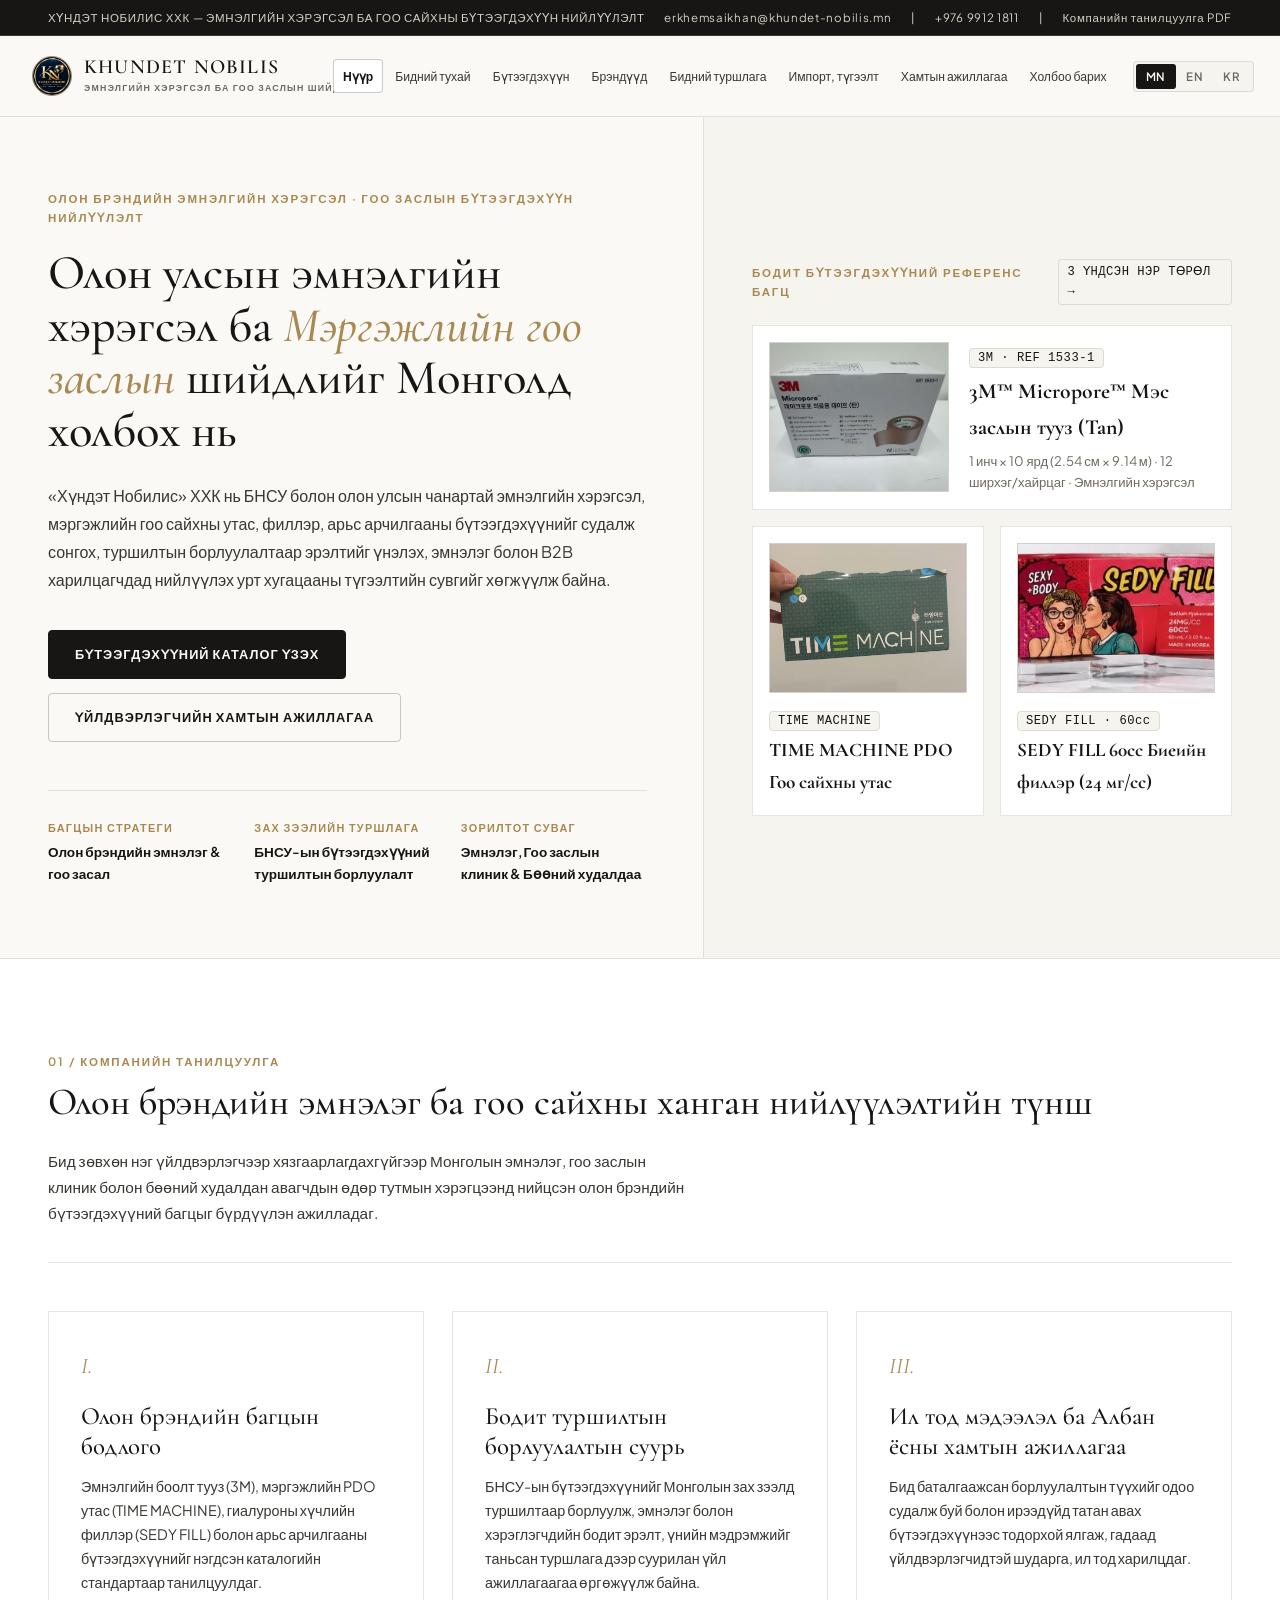
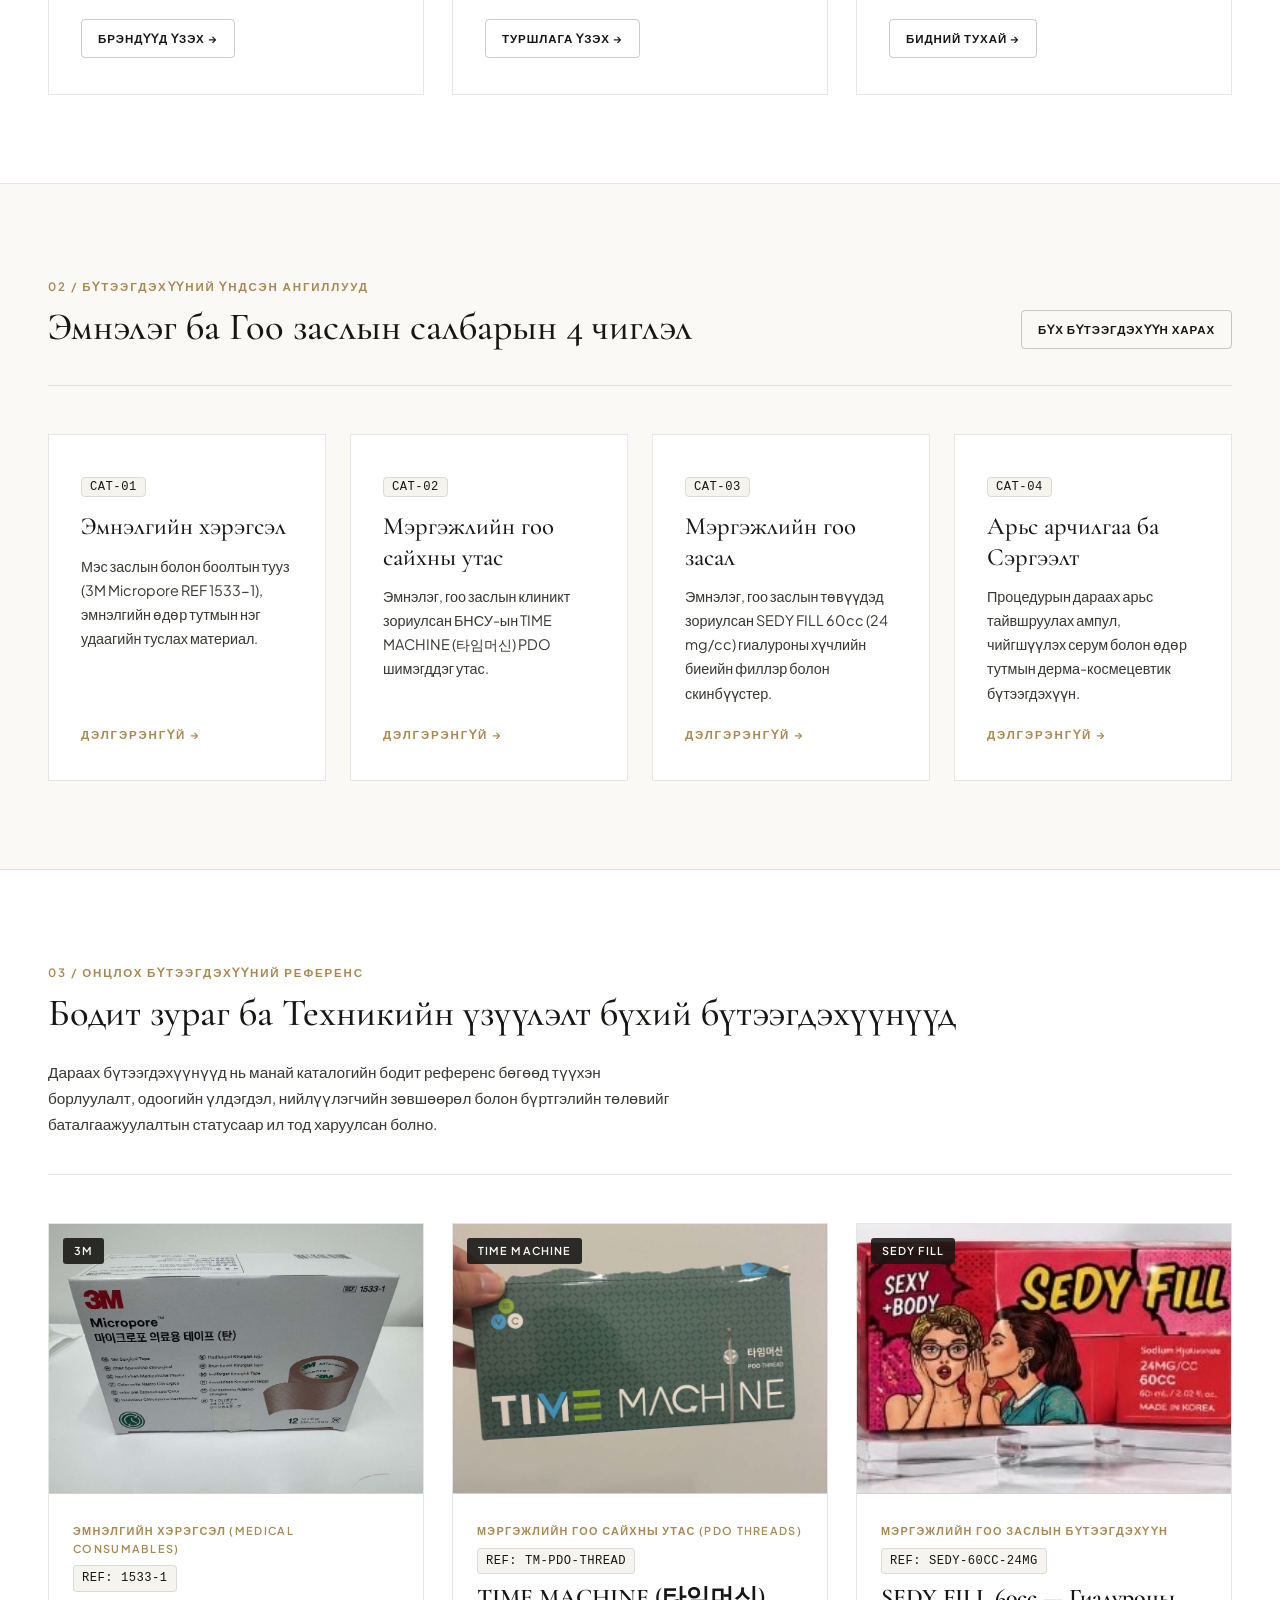
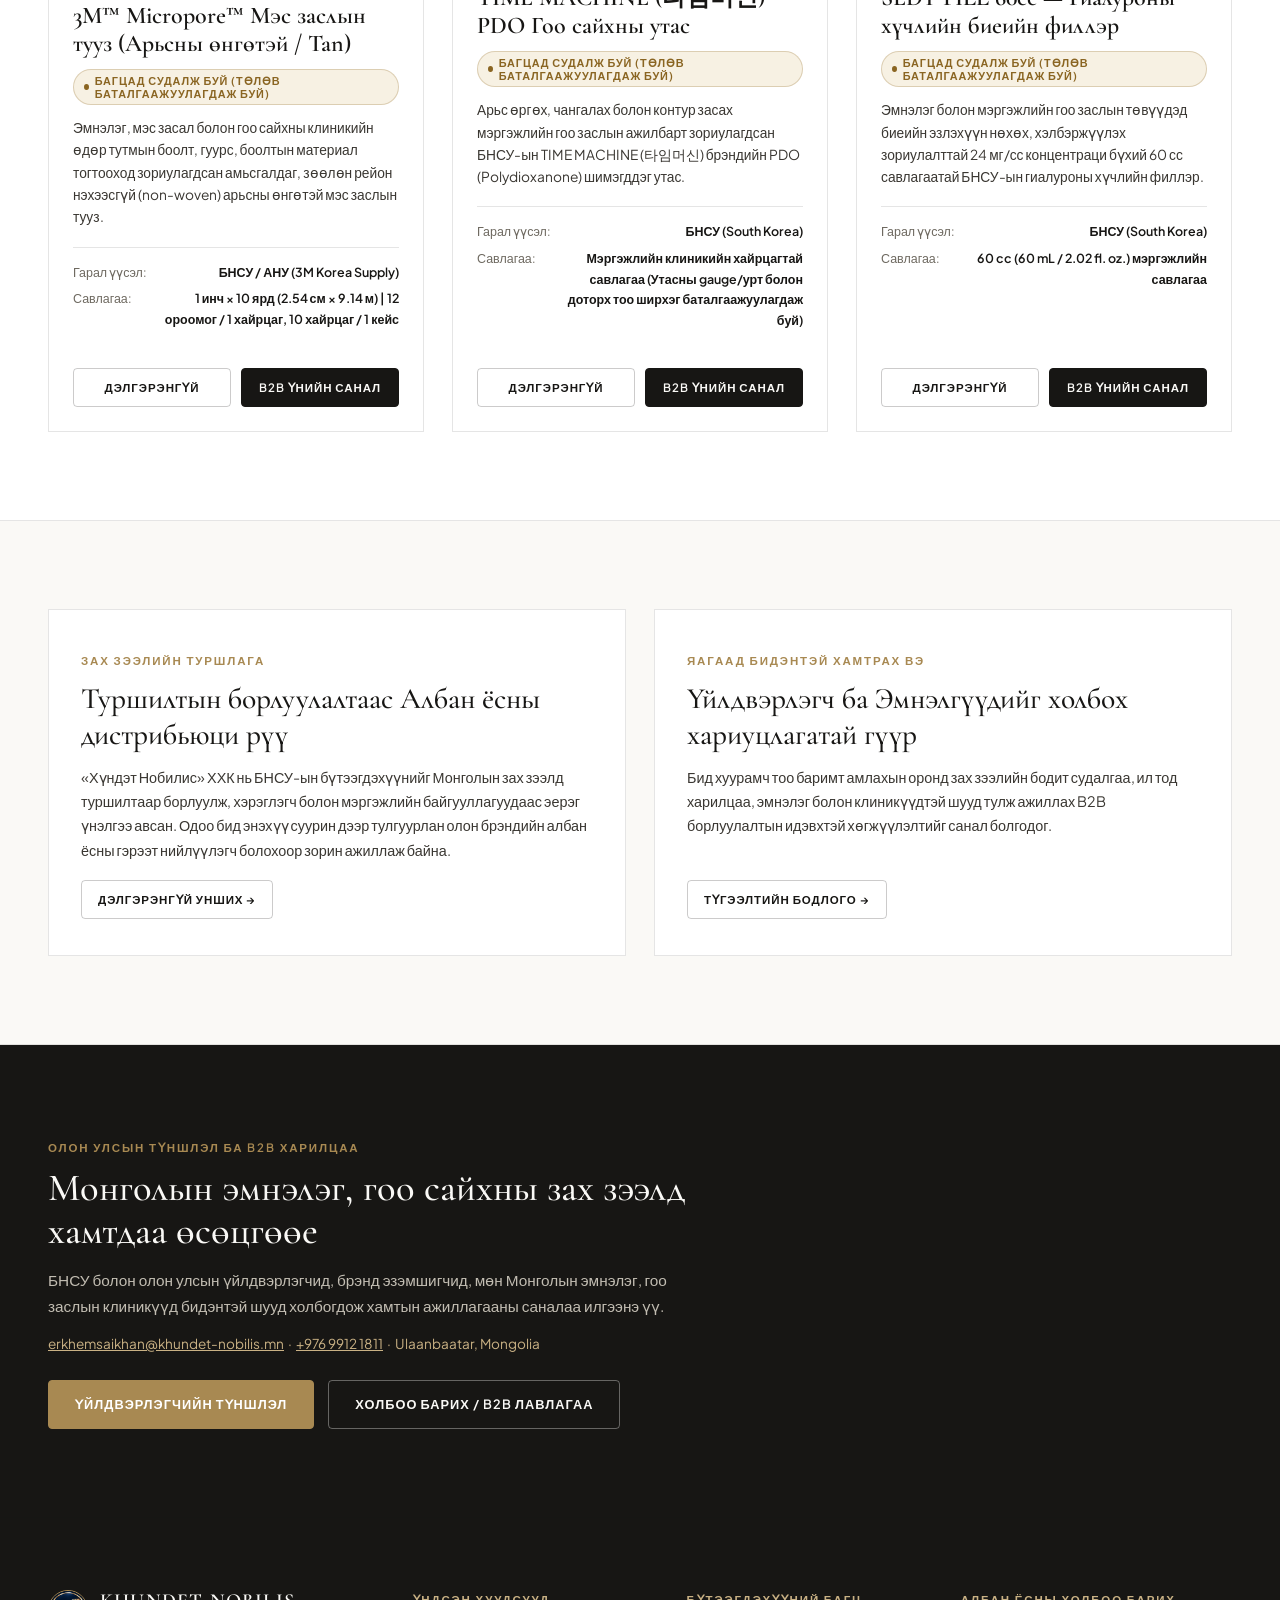
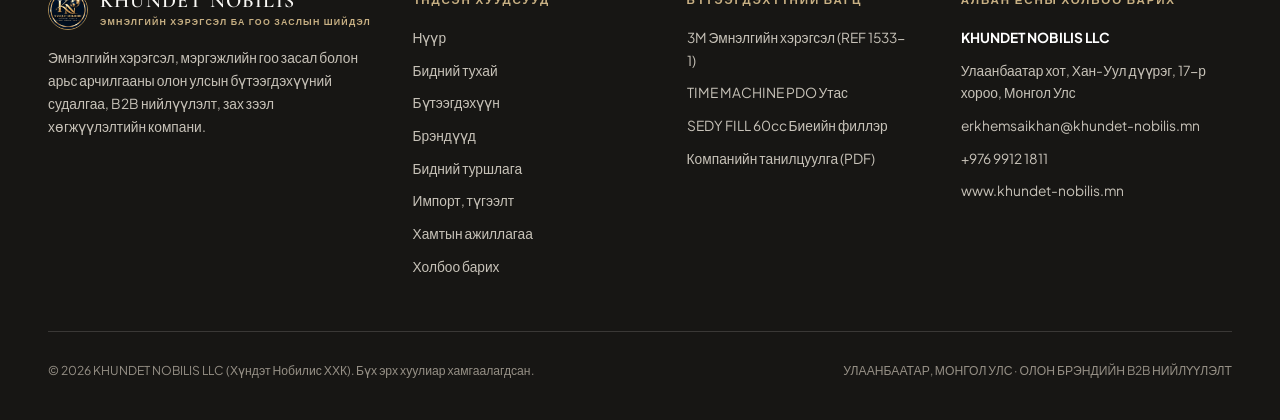
<file: index.html>
<!DOCTYPE html>
<html lang="mn">
<head>
  <meta charset="UTF-8" />
  <meta name="viewport" content="width=device-width, initial-scale=1.0" />
  <title>KHUNDET NOBILIS LLC | Multi-Brand Medical Supply & Aesthetic Product Distribution</title>
  <meta
    name="description"
    content="Khundet Nobilis LLC (Хүндэт Нобилис ХХК) — Mongolia-based multi-brand medical consumables, professional aesthetic products, and skincare sourcing and B2B distribution company."
  />
  <link rel="preconnect" href="https://fonts.googleapis.com" />
  <link rel="preconnect" href="https://fonts.gstatic.com" crossorigin />
  <link
    href="https://fonts.googleapis.com/css2?family=Cormorant+Garamond:ital,wght@0,500;0,600;1,400&family=Plus+Jakarta+Sans:wght@400;500;600;700&display=swap"
    rel="stylesheet"
  />
  <link rel="icon" type="image/jpeg" href="assets/logo.jpg" />
  <link rel="stylesheet" href="styles.css" />
</head>
<body>
  <!-- Shared Corporate Navigation Header -->
  <div id="siteHeaderMount"></div>

  <main>
    <!-- ======================================================================
         1. CORPORATE B2B HERO SECTION
         ====================================================================== -->
    <section class="hero-corporate">
      <div class="hero-left">
        <div>
          <span
            class="eyebrow"
            data-lang-mn="ОЛОН БРЭНДИЙН ЭМНЭЛГИЙН ХЭРЭГСЭЛ · ГОО ЗАСЛЫН БҮТЭЭГДЭХҮҮН НИЙЛҮҮЛЭЛТ"
            data-lang-en="MULTI-BRAND MEDICAL SUPPLY · AESTHETIC PRODUCT SOURCING"
            data-lang-kr="멀티 브랜드 의료용 소모품 · 메디컬 에스테틱 소싱 및 B2B 유통"
          >
            MULTI-BRAND MEDICAL SUPPLY · AESTHETIC PRODUCT SOURCING
          </span>

          <h1
            class="hero-title"
            data-html="true"
            data-lang-mn="Олон улсын эмнэлгийн хэрэгсэл ба <em>Мэргэжлийн гоо заслын</em> шийдлийг Монголд холбох нь"
            data-lang-en="Connecting Global Medical Supply &amp; <em>Aesthetic Solutions</em> with Mongolia"
            data-lang-kr="글로벌 의료용 소모품 및 <em>메디컬 에스테틱 솔루션</em>의 몽골 시장 연결"
          >
            Connecting Global Medical Supply &amp; <em>Aesthetic Solutions</em> with Mongolia
          </h1>

          <p
            class="hero-lead"
            data-lang-mn="«Хүндэт Нобилис» ХХК нь БНСУ болон олон улсын чанартай эмнэлгийн хэрэгсэл, мэргэжлийн гоо сайхны утас, филлэр, арьс арчилгааны бүтээгдэхүүнийг судалж сонгох, туршилтын борлуулалтаар эрэлтийг үнэлэх, эмнэлэг болон B2B харилцагчдад нийлүүлэх урт хугацааны түгээлтийн сувгийг хөгжүүлж байна."
            data-lang-en="Khundet Nobilis LLC is a Mongolia-based B2B sourcing and market development company building a broad medical consumable and professional aesthetic portfolio. Grounded in initial Korean product pilot sales, we connect international manufacturers with Mongolian hospitals, aesthetic clinics, and wholesale buyers."
            data-lang-kr="훈데트 노빌리스(Khundet Nobilis LLC)는 한국 제품의 초기 파일럿 판매 경험을 바탕으로 의료용 소모품, 프로페셔널 PDO 실, 에스테틱 필러 및 더마 스킨케어 등 다각화된 멀티 브랜드 포트폴리오를 구축하여 몽골 내 병원·클리닉 및 B2B 채널과 글로벌 제조사를 연결합니다."
          >
            Khundet Nobilis LLC is a Mongolia-based B2B sourcing and market development company building a broad medical consumable and professional aesthetic portfolio.
          </p>

          <div class="hero-actions">
            <a
              href="products.html"
              class="btn btn-primary"
              data-lang-mn="Бүтээгдэхүүний каталог үзэх"
              data-lang-en="Explore Product Catalog"
              data-lang-kr="제품 카탈로그 보기"
            >
              Explore Product Catalog
            </a>
            <a
              href="partnership.html"
              class="btn btn-outline"
              data-lang-mn="Үйлдвэрлэгчийн хамтын ажиллагаа"
              data-lang-en="Manufacturer Partnership"
              data-lang-kr="제조사 파트너십 안내"
            >
              Manufacturer Partnership
            </a>
          </div>
        </div>

        <div class="hero-trust-strip">
          <div>
            <div
              class="trust-item-label"
              data-lang-mn="БАГЦЫН СТРАТЕГИ"
              data-lang-en="PORTFOLIO STRATEGY"
              data-lang-kr="포트폴리오 전략"
            >
              PORTFOLIO STRATEGY
            </div>
            <div
              class="trust-item-val"
              data-lang-mn="Олон брэндийн эмнэлэг & гоо засал"
              data-lang-en="Multi-Brand Medical & Aesthetic"
              data-lang-kr="멀티 브랜드 의료소모품 & 에스테틱"
            >
              Multi-Brand Medical &amp; Aesthetic
            </div>
          </div>

          <div>
            <div
              class="trust-item-label"
              data-lang-mn="ЗАХ ЗЭЭЛИЙН ТУРШЛАГА"
              data-lang-en="MARKET FOUNDATION"
              data-lang-kr="시장 검증 기반"
            >
              MARKET FOUNDATION
            </div>
            <div
              class="trust-item-val"
              data-lang-mn="БНСУ-ын бүтээгдэхүүний туршилтын борлуулалт"
              data-lang-en="Initial Korean Product Pilot Sales"
              data-lang-kr="한국 제품 초기 파일럿 판매 수행"
            >
              Initial Korean Product Pilot Sales
            </div>
          </div>

          <div>
            <div
              class="trust-item-label"
              data-lang-mn="ЗОРИЛТОТ СУВАГ"
              data-lang-en="PRIMARY B2B CHANNELS"
              data-lang-kr="주요 공급 대상"
            >
              PRIMARY B2B CHANNELS
            </div>
            <div
              class="trust-item-val"
              data-lang-mn="Эмнэлэг, Гоо заслын клиник & Бөөний худалдаа"
              data-lang-en="Hospitals, Clinics & Wholesale Buyers"
              data-lang-kr="병원, 에스테틱 클리닉 및 B2B 도매"
            >
              Hospitals, Clinics &amp; Wholesale Buyers
            </div>
          </div>
        </div>
      </div>

      <!-- Right Column: Actual Product Photo Showcase -->
      <div class="hero-right">
        <div style="display:flex; justify-content:space-between; align-items:center;">
          <span
            class="eyebrow"
            data-lang-mn="БОДИТ БҮТЭЭГДЭХҮҮНИЙ РЕФЕРЕНС БАГЦ"
            data-lang-en="ACTUAL PRODUCT PORTFOLIO REFERENCES"
            data-lang-kr="실제 포트폴리오 후보 레퍼런스"
          >
            ACTUAL PRODUCT PORTFOLIO REFERENCES
          </span>
          <a
            href="products.html"
            class="mono-code"
            data-lang-mn="3 ҮНДСЭН НЭР ТӨРӨЛ →"
            data-lang-en="3 CORE LINES →"
            data-lang-kr="3대 핵심 품목 →"
          >
            3 CORE LINES →
          </a>
        </div>

        <div class="hero-product-showcase">
          <a href="product.html?id=3m-micropore-1533-1" class="hero-showcase-card span-2">
            <img
              src="assets/products/3m-micropore-1533-1-box.jpg"
              alt="3M Micropore Surgical Tape REF 1533-1"
              class="hero-showcase-img"
            />
            <div>
              <span class="mono-code">3M · REF 1533-1</span>
              <h3
                style="font-family:var(--font-serif); font-size:1.35rem; margin:6px 0 4px;"
                data-lang-mn="3M™ Micropore™ Мэс заслын тууз (Tan)"
                data-lang-en="3M™ Micropore™ Surgical Tape (Tan)"
                data-lang-kr="3M™ 마이크로포 의료용 테이프 (탄)"
              >
                3M™ Micropore™ Surgical Tape (Tan)
              </h3>
              <p
                style="font-size:0.82rem; color:var(--text-muted);"
                data-lang-mn="1 инч × 10 ярд (2.54 см × 9.14 м) · 12 ширхэг/хайрцаг · Эмнэлгийн хэрэгсэл"
                data-lang-en="1 in × 10 yd (2.54 cm × 9.14 m) · 12 rolls/box · Medical Consumables"
                data-lang-kr="1 in × 10 yd (2.54 cm × 9.14 m) · 12개/박스 · 의료용 소모품"
              >
                1 in × 10 yd (2.54 cm × 9.14 m) · 12 rolls/box · Medical Consumables
              </p>
            </div>
          </a>

          <a href="product.html?id=time-machine-pdo-thread" class="hero-showcase-card">
            <img
              src="assets/products/time-machine-pdo-thread-box.jpg"
              alt="TIME MACHINE PDO Thread"
              class="hero-showcase-img"
            />
            <div>
              <span class="mono-code">TIME MACHINE</span>
              <h4
                style="font-family:var(--font-serif); font-size:1.2rem; margin-top:4px;"
                data-lang-mn="TIME MACHINE PDO Гоо сайхны утас"
                data-lang-en="PDO Aesthetic Thread (타임머신)"
                data-lang-kr="타임머신 PDO 리프팅 실"
              >
                PDO Aesthetic Thread (타임머신)
              </h4>
            </div>
          </a>

          <a href="product.html?id=sedy-fill-60cc" class="hero-showcase-card">
            <img
              src="assets/products/sedy-fill-60cc-box.jpg"
              alt="SEDY FILL 60cc Korean HA Body Filler"
              class="hero-showcase-img"
            />
            <div>
              <span class="mono-code">SEDY FILL · 60cc</span>
              <h4
                style="font-family:var(--font-serif); font-size:1.2rem; margin-top:4px;"
                data-lang-mn="SEDY FILL 60cc Биеийн филлэр (24 мг/сс)"
                data-lang-en="Hyaluronic Acid Body Filler (24 mg/cc)"
                data-lang-kr="세디 필 60cc 바디 필러 (24 mg/cc)"
              >
                Hyaluronic Acid Body Filler (24 mg/cc)
              </h4>
            </div>
          </a>
        </div>
      </div>
    </section>

    <!-- ======================================================================
         2. COMPANY INTRODUCTION & MULTI-BRAND POSITIONING
         ====================================================================== -->
    <section class="section-block bg-white">
      <div class="section-header">
        <div>
          <span
            class="eyebrow"
            data-lang-mn="01 / КОМПАНИЙН ТАНИЛЦУУЛГА"
            data-lang-en="01 / COMPANY INTRODUCTION"
            data-lang-kr="01 / 기업 소개 (COMPANY OVERVIEW)"
          >
            01 / COMPANY INTRODUCTION
          </span>
          <h2
            class="section-title"
            data-lang-mn="Олон брэндийн эмнэлэг ба гоо сайхны ханган нийлүүлэлтийн түнш"
            data-lang-en="A Broad-Spectrum Medical &amp; Aesthetic Sourcing Partner"
            data-lang-kr="다각화된 멀티 브랜드 의료·에스테틱 소싱 파트너"
          >
            A Broad-Spectrum Medical &amp; Aesthetic Sourcing Partner
          </h2>
        </div>
        <p
          class="section-desc"
          data-lang-mn="Бид зөвхөн нэг үйлдвэрлэгчээр хязгаарлагдахгүйгээр Монголын эмнэлэг, гоо заслын клиник болон бөөний худалдан авагчдын өдөр тутмын хэрэгцээнд нийцсэн олон брэндийн бүтээгдэхүүний багцыг бүрдүүлэн ажилладаг."
          data-lang-en="Rather than focusing on a single manufacturer, Khundet Nobilis LLC develops a diversified portfolio spanning hospital consumables, professional aesthetic threads, dermal fillers, and post-procedure skincare."
          data-lang-kr="당사는 단일 제조사에 국한되지 않고 병원용 의료 소모품, 프로페셔널 리프팅 실, 필러 및 시술 후 스킨케어를 아우르는 멀티 브랜드 포트폴리오를 구축하고 있습니다."
        >
          Rather than focusing on a single manufacturer, Khundet Nobilis LLC develops a diversified portfolio spanning hospital consumables, professional aesthetic threads, dermal fillers, and post-procedure skincare.
        </p>
      </div>

      <div class="grid-3">
        <article class="corporate-card">
          <div>
            <span class="card-num">I.</span>
            <h3
              class="card-title"
              data-lang-mn="Олон брэндийн багцын бодлого"
              data-lang-en="Multi-Brand Portfolio Architecture"
              data-lang-kr="멀티 브랜드 포트폴리오 구조"
            >
              Multi-Brand Portfolio Architecture
            </h3>
            <p
              class="card-text"
              data-lang-mn="Эмнэлгийн боолт тууз (3M), мэргэжлийн PDO утас (TIME MACHINE), гиалуроны хүчлийн филлэр (SEDY FILL) болон арьс арчилгааны бүтээгдэхүүнийг нэгдсэн каталогийн стандартаар танилцуулдаг."
              data-lang-en="Presenting medical consumables, PDO threads, hyaluronic acid fillers, and derma-cosmetics within a unified B2B sourcing framework."
              data-lang-kr="의료용 테이프(3M), PDO 실(TIME MACHINE), 바디 필러(SEDY FILL) 및 더마 코스메틱을 체계적인 B2B 카탈로그로 통합 운영합니다."
            >
              Presenting medical consumables, PDO threads, hyaluronic acid fillers, and derma-cosmetics within a unified B2B sourcing framework.
            </p>
          </div>
          <div style="margin-top: 24px;">
            <a href="brands.html" class="btn btn-outline btn-sm" data-lang-mn="Брэндүүд үзэх →" data-lang-en="Explore Brands →" data-lang-kr="취급 브랜드 보기 →">Explore Brands →</a>
          </div>
        </article>

        <article class="corporate-card">
          <div>
            <span class="card-num">II.</span>
            <h3
              class="card-title"
              data-lang-mn="Бодит туршилтын борлуулалтын суурь"
              data-lang-en="Grounded in Pilot Market Experience"
              data-lang-kr="초기 파일럿 판매를 통한 실수요 검증"
            >
              Grounded in Pilot Market Experience
            </h3>
            <p
              class="card-text"
              data-lang-mn="БНСУ-ын бүтээгдэхүүнийг Монголын зах зээлд туршилтаар борлуулж, эмнэлэг болон хэрэглэгчдийн бодит эрэлт, үнийн мэдрэмжийг таньсан туршлага дээр суурилан үйл ажиллагаагаа өргөжүүлж байна."
              data-lang-en="Our initial pilot sales of Korean products in Mongolia validated local demand and provided practical insight for structured B2B expansion."
              data-lang-kr="한국 제품의 몽골 내 초기 파일럿 판매를 통해 확인된 긍정적인 시장 반응을 바탕으로 공식 유통 협력을 확대하고 있습니다."
            >
              Our initial pilot sales of Korean products in Mongolia validated local demand and provided practical insight for structured B2B expansion.
            </p>
          </div>
          <div style="margin-top: 24px;">
            <a href="experience.html" class="btn btn-outline btn-sm" data-lang-mn="Туршлага үзэх →" data-lang-en="Our Experience →" data-lang-kr="시장 경험 보기 →">Our Experience →</a>
          </div>
        </article>

        <article class="corporate-card">
          <div>
            <span class="card-num">III.</span>
            <h3
              class="card-title"
              data-lang-mn="Ил тод мэдээлэл ба Албан ёсны хамтын ажиллагаа"
              data-lang-en="Transparent Commercial Standards"
              data-lang-kr="투명한 정보 공개 및 공식 총판 지향"
            >
              Transparent Commercial Standards
            </h3>
            <p
              class="card-text"
              data-lang-mn="Бид баталгаажсан борлуулалтын түүхийг одоо судалж буй болон ирээдүйд татан авах бүтээгдэхүүнээс тодорхой ялгаж, гадаад үйлдвэрлэгчидтэй шударга, ил тод харилцдаг."
              data-lang-en="We clearly distinguish verified commercial history from products under evaluation, building credible, long-term manufacturer relationships."
              data-lang-kr="검증된 판매 이력과 도입 검토 품목을 명확히 구분하여 해외 제조사와 신뢰할 수 있는 장기 파트너십을 구축합니다."
            >
              We clearly distinguish verified commercial history from products under evaluation, building credible, long-term manufacturer relationships.
            </p>
          </div>
          <div style="margin-top: 24px;">
            <a href="about.html" class="btn btn-outline btn-sm" data-lang-mn="Бидний тухай →" data-lang-en="About Us →" data-lang-kr="회사 소개 →">About Us →</a>
          </div>
        </article>
      </div>
    </section>

    <!-- ======================================================================
         3. PRODUCT CATEGORIES OVERVIEW
         ====================================================================== -->
    <section class="section-block bg-alabaster">
      <div class="section-header">
        <div>
          <span
            class="eyebrow"
            data-lang-mn="02 / БҮТЭЭГДЭХҮҮНИЙ ҮНДСЭН АНГИЛЛУУД"
            data-lang-en="02 / CORE PRODUCT CATEGORIES"
            data-lang-kr="02 / 4대 핵심 제품 카테고리"
          >
            02 / CORE PRODUCT CATEGORIES
          </span>
          <h2
            class="section-title"
            data-lang-mn="Эмнэлэг ба Гоо заслын салбарын 4 чиглэл"
            data-lang-en="Four Strategic B2B Product Divisions"
            data-lang-kr="병원 및 에스테틱을 위한 4대 전략 분야"
          >
            Four Strategic B2B Product Divisions
          </h2>
        </div>
        <a href="products.html" class="btn btn-outline btn-sm" data-lang-mn="Бүх бүтээгдэхүүн харах" data-lang-en="View Full Catalog" data-lang-kr="전체 카탈로그 보기">View Full Catalog</a>
      </div>

      <div class="grid-4">
        <a href="products.html?category=medical-consumables" class="corporate-card">
          <div>
            <span class="mono-code">CAT-01</span>
            <h3
              class="card-title"
              style="margin-top:14px;"
              data-lang-mn="Эмнэлгийн хэрэгсэл"
              data-lang-en="Medical Consumables"
              data-lang-kr="의료용 소모품"
            >
              Medical Consumables
            </h3>
            <p
              class="card-text"
              data-lang-mn="Мэс заслын болон боолтын тууз (3M Micropore REF 1533-1), эмнэлгийн өдөр тутмын нэг удаагийн туслах материал."
              data-lang-en="Surgical tapes (3M Micropore REF 1533-1), wound dressing fixation, and clinical daily consumables."
              data-lang-kr="3M 마이크로포 의료용 테이프(REF 1533-1) 등 병원 및 클리닉 필수 소모품."
            >
              Surgical tapes (3M Micropore REF 1533-1), wound dressing fixation, and clinical daily consumables.
            </p>
          </div>
          <span class="eyebrow" style="margin-top:20px;" data-lang-mn="Дэлгэрэнгүй →" data-lang-en="Explore →" data-lang-kr="살펴보기 →">Explore →</span>
        </a>

        <a href="products.html?category=aesthetic-threads" class="corporate-card">
          <div>
            <span class="mono-code">CAT-02</span>
            <h3
              class="card-title"
              style="margin-top:14px;"
              data-lang-mn="Мэргэжлийн гоо сайхны утас"
              data-lang-en="Professional Aesthetic Threads"
              data-lang-kr="프로페셔널 에스테틱 실"
            >
              Professional Aesthetic Threads
            </h3>
            <p
              class="card-text"
              data-lang-mn="Эмнэлэг, гоо заслын клиникт зориулсан БНСУ-ын TIME MACHINE (타임머신) PDO шимэгддэг утас."
              data-lang-en="Korean Polydioxanone (PDO) absorbable threads (TIME MACHINE) for clinical facial contouring."
              data-lang-kr="타임머신(TIME MACHINE) PDO 리프팅 실 등 메디컬 에스테틱 클리닉 전용 봉합사."
            >
              Korean Polydioxanone (PDO) absorbable threads (TIME MACHINE) for clinical facial contouring.
            </p>
          </div>
          <span class="eyebrow" style="margin-top:20px;" data-lang-mn="Дэлгэрэнгүй →" data-lang-en="Explore →" data-lang-kr="살펴보기 →">Explore →</span>
        </a>

        <a href="products.html?category=medical-aesthetics" class="corporate-card">
          <div>
            <span class="mono-code">CAT-03</span>
            <h3
              class="card-title"
              style="margin-top:14px;"
              data-lang-mn="Мэргэжлийн гоо засал"
              data-lang-en="Professional Medical Aesthetics"
              data-lang-kr="프로페셔널 메디컬 에스테틱"
            >
              Professional Medical Aesthetics
            </h3>
            <p
              class="card-text"
              data-lang-mn="Эмнэлэг, гоо заслын төвүүдэд зориулсан SEDY FILL 60cc (24 mg/cc) гиалуроны хүчлийн биеийн филлэр болон скинбүүстер."
              data-lang-en="Hyaluronic acid body fillers (SEDY FILL 60cc, 24 mg/cc) and professional skin vitality solutions."
              data-lang-kr="세디 필(SEDY FILL 60cc, 24mg/cc) 히알루론산 바디 필러 및 전문가용 에스테틱 제품."
            >
              Hyaluronic acid body fillers (SEDY FILL 60cc, 24 mg/cc) and professional skin vitality solutions.
            </p>
          </div>
          <span class="eyebrow" style="margin-top:20px;" data-lang-mn="Дэлгэрэнгүй →" data-lang-en="Explore →" data-lang-kr="살펴보기 →">Explore →</span>
        </a>

        <a href="products.html?category=skincare-postcare" class="corporate-card">
          <div>
            <span class="mono-code">CAT-04</span>
            <h3
              class="card-title"
              style="margin-top:14px;"
              data-lang-mn="Арьс арчилгаа ба Сэргээлт"
              data-lang-en="Skincare &amp; Post-Procedure Care"
              data-lang-kr="더마 스킨케어 및 포스트 케어"
            >
              Skincare &amp; Post-Procedure Care
            </h3>
            <p
              class="card-text"
              data-lang-mn="Процедурын дараах арьс тайвшруулах ампул, чийгшүүлэх серум болон өдөр тутмын дерма-космецевтик бүтээгдэхүүн."
              data-lang-en="Post-procedure recovery ampoules, barrier-repair creams, and curated Korean skincare lines."
              data-lang-kr="시술 후 진정·재생 앰플, 장벽 크림 및 몽골 기후 맞춤형 더마 스킨케어."
            >
              Post-procedure recovery ampoules, barrier-repair creams, and curated Korean skincare lines.
            </p>
          </div>
          <span class="eyebrow" style="margin-top:20px;" data-lang-mn="Дэлгэрэнгүй →" data-lang-en="Explore →" data-lang-kr="살펴보기 →">Explore →</span>
        </a>
      </div>
    </section>

    <!-- ======================================================================
         4. FEATURED PRODUCTS (DYNAMICALLY RENDERED WITH ACTUAL PHOTOS)
         ====================================================================== -->
    <section class="section-block bg-white">
      <div class="section-header">
        <div>
          <span
            class="eyebrow"
            data-lang-mn="03 / ОНЦЛОХ БҮТЭЭГДЭХҮҮНИЙ РЕФЕРЕНС"
            data-lang-en="03 / FEATURED PORTFOLIO CANDIDATES"
            data-lang-kr="03 / 주요 포트폴리오 레퍼런스 제품"
          >
            03 / FEATURED PORTFOLIO CANDIDATES
          </span>
          <h2
            class="section-title"
            data-lang-mn="Бодит зураг ба Техникийн үзүүлэлт бүхий бүтээгдэхүүнүүд"
            data-lang-en="Featured Medical &amp; Aesthetic Product References"
            data-lang-kr="실제 제품 사진 및 규격 기반 주요 취급 후보 품목"
          >
            Featured Medical &amp; Aesthetic Product References
          </h2>
        </div>
        <p
          class="section-desc"
          data-lang-mn="Дараах бүтээгдэхүүнүүд нь манай каталогийн бодит референс бөгөөд түүхэн борлуулалт, одоогийн үлдэгдэл, нийлүүлэгчийн зөвшөөрөл болон бүртгэлийн төлөвийг баталгаажуулалтын статусаар ил тод харуулсан болно."
          data-lang-en="These portfolio candidates are presented using actual product photography and packaging references. Commercial history, inventory availability, and regulatory status are transparently labeled."
          data-lang-kr="실제 촬영된 제품 패키지 사진과 레퍼런스 코드로 구성된 주요 품목입니다. 각 제품의 판매 이력 및 인허가 상태는 투명하게 구분되어 표시됩니다."
        >
          These portfolio candidates are presented using actual product photography and packaging references.
        </p>
      </div>

      <!-- Rendered by script.js -> renderFeaturedProductsHome() -->
      <div class="product-catalog-grid" id="homeFeaturedProductsGrid"></div>
    </section>

    <!-- ======================================================================
         5. PILOT SALES EXPERIENCE & WHY WORK WITH US
         ====================================================================== -->
    <section class="section-block bg-alabaster">
      <div class="grid-2">
        <div class="corporate-card">
          <div>
            <span
              class="eyebrow"
              data-lang-mn="ЗАХ ЗЭЭЛИЙН ТУРШЛАГА"
              data-lang-en="PILOT SALES EXPERIENCE"
              data-lang-kr="초기 파일럿 판매 경험"
            >
              PILOT SALES EXPERIENCE
            </span>
            <h3
              class="card-title"
              style="font-size:1.85rem; margin-top:8px;"
              data-lang-mn="Туршилтын борлуулалтаас Албан ёсны дистрибьюци рүү"
              data-lang-en="From Initial Pilot Sales to Structured Distribution"
              data-lang-kr="초기 시범 판매에서 공식 유통 파트너십으로"
            >
              From Initial Pilot Sales to Structured Distribution
            </h3>
            <p
              class="card-text"
              style="margin-bottom:18px;"
              data-lang-mn="«Хүндэт Нобилис» ХХК нь БНСУ-ын бүтээгдэхүүнийг Монголын зах зээлд туршилтаар борлуулж, хэрэглэгч болон мэргэжлийн байгууллагуудаас эерэг үнэлгээ авсан. Одоо бид энэхүү суурин дээр тулгуурлан олон брэндийн албан ёсны гэрээт нийлүүлэгч болохоор зорин ажиллаж байна."
              data-lang-en="Khundet Nobilis LLC conducted initial pilot sales of Korean products in Mongolia with encouraging early market response. We are now leveraging those insights to establish official manufacturer agreements and B2B supply channels."
              data-lang-kr="당사는 한국 제품의 몽골 내 초기 파일럿 판매를 통해 긍정적인 시장 반응을 확인했습니다. 이제 검증된 시장 수요를 바탕으로 해외 제조사와의 정식 유통 계약 및 B2B 채널 확장을 추진하고 있습니다."
            >
              Khundet Nobilis LLC conducted initial pilot sales of Korean products in Mongolia with encouraging early market response.
            </p>
          </div>
          <div>
            <a href="experience.html" class="btn btn-outline btn-sm" data-lang-mn="Дэлгэрэнгүй унших →" data-lang-en="Read Market Experience →" data-lang-kr="시장 경험 자세히 보기 →">Read Market Experience →</a>
          </div>
        </div>

        <div class="corporate-card">
          <div>
            <span
              class="eyebrow"
              data-lang-mn="ЯАГААД БИДЭНТЭЙ ХАМТРАХ ВЭ"
              data-lang-en="WHY WORK WITH KHUNDET NOBILIS"
              data-lang-kr="훈데트 노빌리스의 핵심 경쟁력"
            >
              WHY WORK WITH KHUNDET NOBILIS
            </span>
            <h3
              class="card-title"
              style="font-size:1.85rem; margin-top:8px;"
              data-lang-mn="Үйлдвэрлэгч ба Эмнэлгүүдийг холбох хариуцлагатай гүүр"
              data-lang-en="A Reliable Bridge Between Manufacturers &amp; Mongolian Buyers"
              data-lang-kr="제조사와 몽골 의료·뷰티 기관을 잇는 신뢰의 파트너"
            >
              A Reliable Bridge Between Manufacturers &amp; Mongolian Buyers
            </h3>
            <p
              class="card-text"
              style="margin-bottom:18px;"
              data-lang-mn="Бид хуурамч тоо баримт амлахын оронд зах зээлийн бодит судалгаа, ил тод харилцаа, эмнэлэг болон клиникүүдтэй шууд тулж ажиллах B2B борлуулалтын идэвхтэй хөгжүүлэлтийг санал болгодог."
              data-lang-en="We prioritize transparent communication, realistic market entry planning, multi-lingual B2B coordination (MN/EN/KR), and dedicated outreach to Ulaanbaatar hospitals and aesthetic clinics."
              data-lang-kr="과장된 홍보 대신 투명한 커뮤니케이션, 실질적인 현지 시장 조사, 한국어·영어·몽골어 비즈니스 대응, 그리고 울란바토르 병원·클리닉 대상의 직접적인 B2B 영업 개발을 수행합니다."
            >
              We prioritize transparent communication, realistic market entry planning, and dedicated outreach to Ulaanbaatar hospitals and aesthetic clinics.
            </p>
          </div>
          <div>
            <a href="distribution.html" class="btn btn-outline btn-sm" data-lang-mn="Түгээлтийн бодлого →" data-lang-en="Distribution Approach →" data-lang-kr="유통 개발 전략 →">Distribution Approach →</a>
          </div>
        </div>
      </div>
    </section>

    <!-- ======================================================================
         6. INTERNATIONAL PARTNERSHIP CTA BANNER
         ====================================================================== -->
    <section class="section-block bg-dark">
      <div class="section-header" style="margin-bottom: 0; padding-bottom: 0; border-bottom: none;">
        <div>
          <span
            class="eyebrow"
            data-lang-mn="ОЛОН УЛСЫН ТҮНШЛЭЛ БА B2B ХАРИЛЦАА"
            data-lang-en="INTERNATIONAL MANUFACTURER &amp; B2B PARTNERSHIP"
            data-lang-kr="글로벌 제조사 및 B2B 파트너십 제안"
          >
            INTERNATIONAL MANUFACTURER &amp; B2B PARTNERSHIP
          </span>
          <h2
            class="section-title"
            style="color: var(--bg-alabaster); max-width: 680px;"
            data-lang-mn="Монголын эмнэлэг, гоо сайхны зах зээлд хамтдаа өсөцгөөе"
            data-lang-en="Partner With Us for the Mongolian Medical &amp; Aesthetic Market"
            data-lang-kr="몽골 의료 및 에스테틱 시장 진출을 위한 파트너십을 환영합니다"
          >
            Partner With Us for the Mongolian Medical &amp; Aesthetic Market
          </h2>
          <p
            class="section-desc"
            style="margin-top: 14px;"
            data-lang-mn="БНСУ болон олон улсын үйлдвэрлэгчид, брэнд эзэмшигчид, мөн Монголын эмнэлэг, гоо заслын клиникүүд бидэнтэй шууд холбогдож хамтын ажиллагааны саналаа илгээнэ үү."
            data-lang-en="We welcome inquiries from South Korean and international manufacturers seeking official distribution partners in Mongolia, as well as local hospitals and aesthetic clinics."
            data-lang-kr="몽골 내 공식 유통 파트너를 찾는 한국 및 해외 제조사, 그리고 제품 공급을 희망하는 현지 병원 및 에스테틱 클리닉의 문의를 환영합니다."
          >
            We welcome inquiries from South Korean and international manufacturers seeking official distribution partners in Mongolia, as well as local hospitals and aesthetic clinics.
          </p>
          <p style="margin-top: 14px; font-size: 0.85rem; color: var(--champagne-light);">
            <a href="mailto:erkhemsaikhan@khundet-nobilis.mn" style="text-decoration: underline;">erkhemsaikhan@khundet-nobilis.mn</a>
            &nbsp;·&nbsp;
            <a href="tel:+97699121811" style="text-decoration: underline;">+976 9912 1811</a>
            &nbsp;·&nbsp;
            <span>Ulaanbaatar, Mongolia</span>
          </p>
        </div>

        <div style="display: flex; flex-wrap: wrap; gap: 14px;">
          <a
            href="partnership.html"
            class="btn btn-champagne"
            data-lang-mn="Үйлдвэрлэгчийн түншлэл"
            data-lang-en="Manufacturer Partnership"
            data-lang-kr="제조사 파트너십 안내"
          >
            Manufacturer Partnership
          </a>
          <a
            href="contact.html"
            class="btn btn-outline"
            style="color: var(--bg-alabaster); border-color: rgba(250,249,246,0.35);"
            data-lang-mn="Холбоо барих / B2B лавлагаа"
            data-lang-en="Contact Our B2B Team"
            data-lang-kr="B2B 담당 팀 문의하기"
          >
            Contact Our B2B Team
          </a>
        </div>
      </div>
    </section>
  </main>

  <!-- Shared Corporate Footer -->
  <div id="siteFooterMount"></div>

  <script src="script.js"></script>
</body>
</html>
</file>
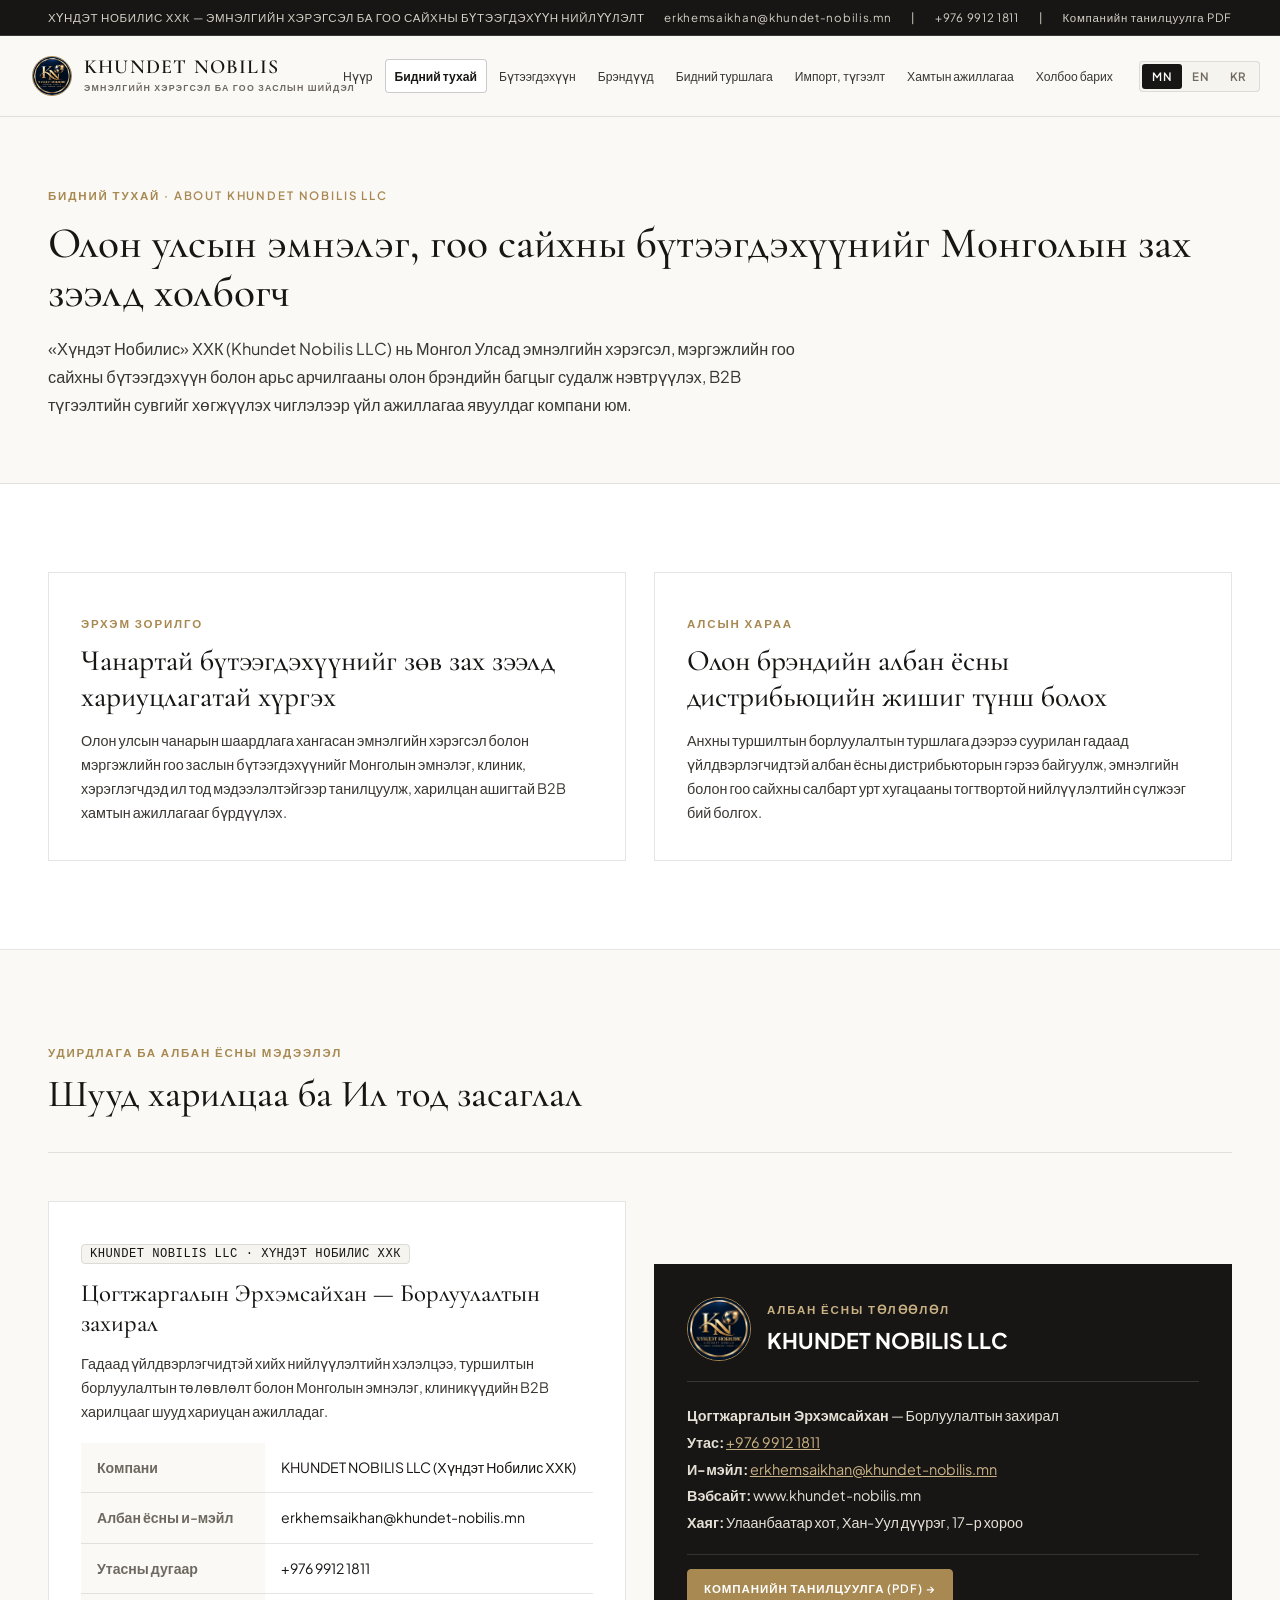
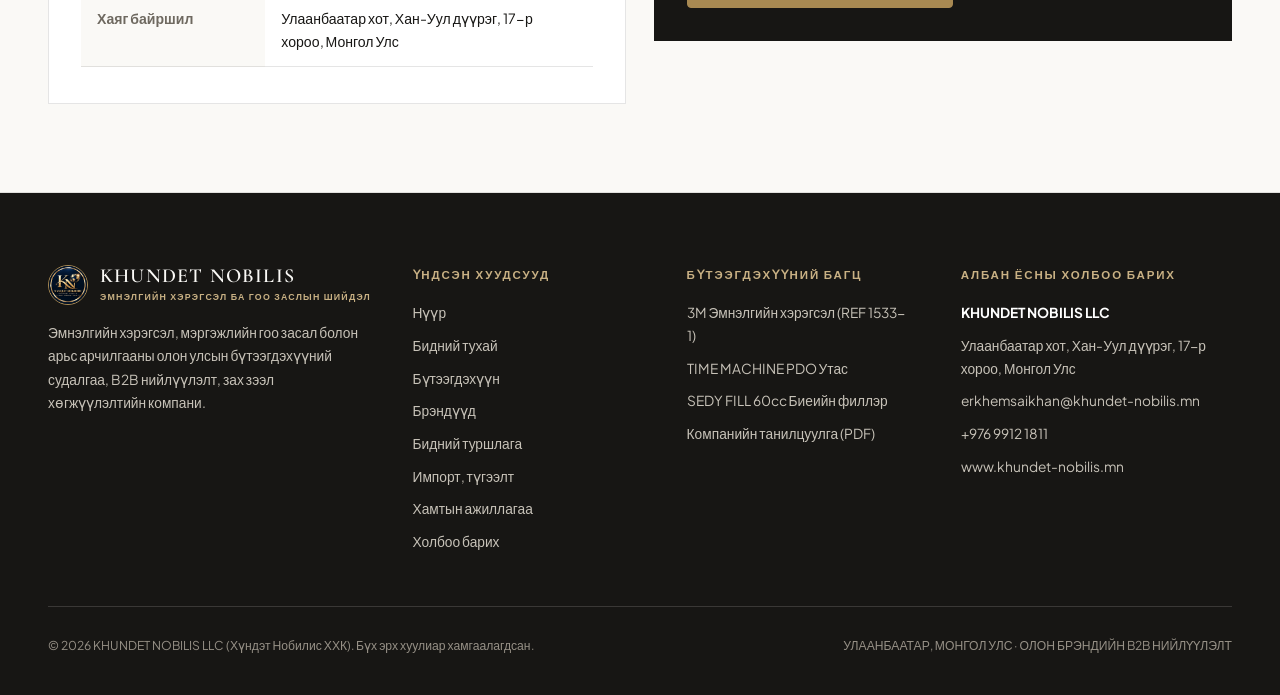
<file: about.html>
<!DOCTYPE html>
<html lang="mn">
<head>
  <meta charset="UTF-8" />
  <meta name="viewport" content="width=device-width, initial-scale=1.0" />
  <title>About Us | KHUNDET NOBILIS LLC — Medical & Aesthetic Product Sourcing</title>
  <meta
    name="description"
    content="Learn about Khundet Nobilis LLC (Хүндэт Нобилис ХХК) — mission, vision, market focus, and leadership in Mongolia's medical supply and aesthetic sector."
  />
  <link rel="preconnect" href="https://fonts.googleapis.com" />
  <link rel="preconnect" href="https://fonts.gstatic.com" crossorigin />
  <link
    href="https://fonts.googleapis.com/css2?family=Cormorant+Garamond:ital,wght@0,500;0,600;1,400&family=Plus+Jakarta+Sans:wght@400;500;600;700&display=swap"
    rel="stylesheet"
  />
  <link rel="icon" type="image/jpeg" href="assets/logo.jpg" />
  <link rel="stylesheet" href="styles.css" />
</head>
<body>
  <div id="siteHeaderMount"></div>

  <main>
    <!-- Page Hero -->
    <section class="page-hero">
      <span
        class="eyebrow"
        data-lang-mn="БИДНИЙ ТУХАЙ · ABOUT KHUNDET NOBILIS LLC"
        data-lang-en="ABOUT US · CORPORATE OVERVIEW"
        data-lang-kr="회사 소개 · CORPORATE OVERVIEW"
      >
        ABOUT US · CORPORATE OVERVIEW
      </span>
      <h1
        class="page-hero-title"
        data-lang-mn="Олон улсын эмнэлэг, гоо сайхны бүтээгдэхүүнийг Монголын зах зээлд холбогч"
        data-lang-en="Building Trusted Medical &amp; Aesthetic Supply Connections in Mongolia"
        data-lang-kr="글로벌 의료·에스테틱 제조사와 몽골 시장을 연결하는 비즈니스 파트너"
      >
        Building Trusted Medical &amp; Aesthetic Supply Connections in Mongolia
      </h1>
      <p
        class="page-hero-lead"
        data-lang-mn="«Хүндэт Нобилис» ХХК (Khundet Nobilis LLC) нь Монгол Улсад эмнэлгийн хэрэгсэл, мэргэжлийн гоо сайхны бүтээгдэхүүн болон арьс арчилгааны олон брэндийн багцыг судалж нэвтрүүлэх, B2B түгээлтийн сувгийг хөгжүүлэх чиглэлээр үйл ажиллагаа явуулдаг компани юм."
        data-lang-en="Khundet Nobilis LLC is a Mongolia-based company focused on sourcing, introducing, and developing B2B distribution opportunities for international medical consumables and professional aesthetic products."
        data-lang-kr="Khundet Nobilis LLC(훈데트 노빌리스)는 몽골 울란바토르에 기반을 두고 해외 우수 의료용 소모품 및 프로페셔널 에스테틱 제품을 발굴·도입하며 B2B 유통 채널을 개발하는 기업입니다."
      >
        Khundet Nobilis LLC is a Mongolia-based company focused on sourcing, introducing, and developing B2B distribution opportunities for international medical consumables and professional aesthetic products.
      </p>
    </section>

    <!-- Mission & Vision -->
    <section class="section-block bg-white">
      <div class="grid-2">
        <article class="corporate-card">
          <div>
            <span
              class="eyebrow"
              data-lang-mn="ЭРХЭМ ЗОРИЛГО"
              data-lang-en="OUR MISSION"
              data-lang-kr="미션 (OUR MISSION)"
            >
              OUR MISSION
            </span>
            <h2
              class="card-title"
              style="font-size:1.85rem; margin-top:8px;"
              data-lang-mn="Чанартай бүтээгдэхүүнийг зөв зах зээлд хариуцлагатай хүргэх"
              data-lang-en="Responsible Sourcing &amp; Practical Market Development"
              data-lang-kr="책임감 있는 제품 소싱과 실질적인 시장 개발"
            >
              Responsible Sourcing &amp; Practical Market Development
            </h2>
            <p
              class="card-text"
              data-lang-mn="Олон улсын чанарын шаардлага хангасан эмнэлгийн хэрэгсэл болон мэргэжлийн гоо заслын бүтээгдэхүүнийг Монголын эмнэлэг, клиник, хэрэглэгчдэд ил тод мэдээлэлтэйгээр танилцуулж, харилцан ашигтай B2B хамтын ажиллагааг бүрдүүлэх."
              data-lang-en="To connect reputable South Korean and international manufacturers with Mongolian hospitals, aesthetic clinics, and wholesale buyers through transparent communication and step-by-step channel development."
              data-lang-kr="경쟁력 있는 한국 및 글로벌 의료·에스테틱 제조사와 몽골 현지 병원, 클리닉, 도매 고객을 투명하고 신뢰할 수 있는 공급 체계로 연결하는 것입니다."
            >
              To connect reputable South Korean and international manufacturers with Mongolian hospitals, aesthetic clinics, and wholesale buyers through transparent communication and step-by-step channel development.
            </p>
          </div>
        </article>

        <article class="corporate-card">
          <div>
            <span
              class="eyebrow"
              data-lang-mn="АЛСЫН ХАРАА"
              data-lang-en="OUR VISION"
              data-lang-kr="비전 (OUR VISION)"
            >
              OUR VISION
            </span>
            <h2
              class="card-title"
              style="font-size:1.85rem; margin-top:8px;"
              data-lang-mn="Олон брэндийн албан ёсны дистрибьюцийн жишиг түнш болох"
              data-lang-en="Becoming a Trusted Multi-Brand B2B Distributor in Mongolia"
              data-lang-kr="몽골을 대표하는 멀티 브랜드 의료·에스테틱 유통 파트너"
            >
              Becoming a Trusted Multi-Brand B2B Distributor in Mongolia
            </h2>
            <p
              class="card-text"
              data-lang-mn="Анхны туршилтын борлуулалтын туршлага дээрээ суурилан гадаад үйлдвэрлэгчидтэй албан ёсны дистрибьюторын гэрээ байгуулж, эмнэлгийн болон гоо сайхны салбарт урт хугацааны тогтвортой нийлүүлэлтийн сүлжээг бий болгох."
              data-lang-en="Building upon our initial pilot sales foundation to secure official distributorship agreements and establish a reliable multi-brand supply portfolio across Ulaanbaatar."
              data-lang-kr="초기 파일럿 판매 경험을 발판으로 글로벌 제조사와 공식 총판/유통 협약을 체결하고 울란바토르 전역에 안정적인 멀티 브랜드 공급망을 구축하는 것입니다."
            >
              Building upon our initial pilot sales foundation to secure official distributorship agreements and establish a reliable multi-brand supply portfolio across Ulaanbaatar.
            </p>
          </div>
        </article>
      </div>
    </section>

    <!-- Market Focus & Leadership -->
    <section class="section-block bg-alabaster">
      <div class="section-header">
        <div>
          <span
            class="eyebrow"
            data-lang-mn="УДИРДЛАГА БА АЛБАН ЁСНЫ МЭДЭЭЛЭЛ"
            data-lang-en="LEADERSHIP &amp; VERIFIED CORPORATE IDENTITY"
            data-lang-kr="경영진 및 공식 기업 정보"
          >
            LEADERSHIP &amp; VERIFIED CORPORATE IDENTITY
          </span>
          <h2
            class="section-title"
            data-lang-mn="Шууд харилцаа ба Ил тод засаглал"
            data-lang-en="Direct Executive Communication"
            data-lang-kr="담당 임원 직접 소통 및 투명한 비즈니스"
          >
            Direct Executive Communication
          </h2>
        </div>
      </div>

      <div class="grid-2" style="align-items: center;">
        <div class="corporate-card">
          <div>
            <span class="mono-code">KHUNDET NOBILIS LLC · ХҮНДЭТ НОБИЛИС ХХК</span>
            <h3
              class="card-title"
              style="margin-top: 14px;"
              data-lang-mn="Цогтжаргалын Эрхэмсайхан — Борлуулалтын захирал"
              data-lang-en="Erkhemsaikhan Tsogtjargal — Sales Director"
              data-lang-kr="초그트자르갈 에르헴사이한 — 영업 이사 (Sales Director)"
            >
              Erkhemsaikhan Tsogtjargal — Sales Director
            </h3>
            <p
              class="card-text"
              style="margin-bottom: 20px;"
              data-lang-mn="Гадаад үйлдвэрлэгчидтэй хийх нийлүүлэлтийн хэлэлцээ, туршилтын борлуулалтын төлөвлөлт болон Монголын эмнэлэг, клиникүүдийн B2B харилцааг шууд хариуцан ажилладаг."
              data-lang-en="Oversees international supplier negotiations, pilot market evaluation, and B2B relations with hospitals, aesthetic clinics, and wholesale partners in Ulaanbaatar."
              data-lang-kr="해외 제조사와의 공급 협의, 파일럿 시장 평가 및 울란바토르 내 병원·에스테틱 클리닉 대상 B2B 영업을 총괄하고 있습니다."
            >
              Oversees international supplier negotiations, pilot market evaluation, and B2B relations with hospitals, aesthetic clinics, and wholesale partners in Ulaanbaatar.
            </p>
            <table class="specs-table" style="margin-bottom: 0;">
              <tbody>
                <tr>
                  <th data-lang-mn="Компани" data-lang-en="Company" data-lang-kr="법인명">Company</th>
                  <td>KHUNDET NOBILIS LLC (Хүндэт Нобилис ХХК)</td>
                </tr>
                <tr>
                  <th data-lang-mn="Албан ёсны и-мэйл" data-lang-en="Email" data-lang-kr="이메일">Email</th>
                  <td><a href="mailto:erkhemsaikhan@khundet-nobilis.mn">erkhemsaikhan@khundet-nobilis.mn</a></td>
                </tr>
                <tr>
                  <th data-lang-mn="Утасны дугаар" data-lang-en="Telephone" data-lang-kr="연락처">Telephone</th>
                  <td><a href="tel:+97699121811">+976 9912 1811</a></td>
                </tr>
                <tr>
                  <th data-lang-mn="Хаяг байршил" data-lang-en="Address" data-lang-kr="소재지">Address</th>
                  <td
                    data-lang-mn="Улаанбаатар хот, Хан-Уул дүүрэг, 17-р хороо, Монгол Улс"
                    data-lang-en="Khan-Uul District, 17th Khoroo, Ulaanbaatar, Mongolia"
                    data-lang-kr="몽골 울란바토르 항울구 17동 (Khan-Uul District, Ulaanbaatar)"
                  >
                    Khan-Uul District, 17th Khoroo, Ulaanbaatar, Mongolia
                  </td>
                </tr>
              </tbody>
            </table>
          </div>
        </div>

        <div class="corporate-card" style="padding: 32px; background: var(--bg-charcoal); color: var(--bg-alabaster);">
          <!-- Original business-card.jpg is preserved on disk and hidden here because it shows the superseded printed phone number. Unhide once client supplies updated card artwork. -->
          <div style="display: none;" aria-hidden="true">
            <img src="assets/business-card.jpg" alt="" />
          </div>

          <div style="display: flex; align-items: center; gap: 16px; padding-bottom: 20px; border-bottom: 1px solid rgba(255, 255, 255, 0.14); margin-bottom: 20px;">
            <img
              src="assets/logo.jpg"
              alt="Khundet Nobilis LLC Official Emblem"
              style="width: 64px; height: 64px; border-radius: 50%; object-fit: cover; border: 1px solid var(--champagne);"
            />
            <div>
              <span
                class="eyebrow"
                style="color: var(--champagne-light); margin-bottom: 4px; display: block;"
                data-lang-mn="АЛБАН ЁСНЫ ТӨЛӨӨЛӨЛ"
                data-lang-en="OFFICIAL EXECUTIVE CREDENTIALS"
                data-lang-kr="공식 임원 연락처 카드"
              >
                OFFICIAL EXECUTIVE CREDENTIALS
              </span>
              <h4 style="font-family: var(--font-display); font-size: 1.35rem; color: var(--bg-white); margin: 0;">
                KHUNDET NOBILIS LLC
              </h4>
            </div>
          </div>

          <div style="font-size: 0.9rem; line-height: 1.85; color: #E5E0D6;">
            <div
              data-html="true"
              data-lang-mn="<strong>Цогтжаргалын Эрхэмсайхан</strong> — Борлуулалтын захирал<br /><strong>Утас:</strong> <a href='tel:+97699121811' style='color:var(--champagne-light);text-decoration:underline;'>+976 9912 1811</a><br /><strong>И-мэйл:</strong> <a href='mailto:erkhemsaikhan@khundet-nobilis.mn' style='color:var(--champagne-light);text-decoration:underline;'>erkhemsaikhan@khundet-nobilis.mn</a><br /><strong>Вэбсайт:</strong> www.khundet-nobilis.mn<br /><strong>Хаяг:</strong> Улаанбаатар хот, Хан-Уул дүүрэг, 17-р хороо"
              data-lang-en="<strong>Erkhemsaikhan Tsogtjargal</strong> — Sales Director<br /><strong>Telephone:</strong> <a href='tel:+97699121811' style='color:var(--champagne-light);text-decoration:underline;'>+976 9912 1811</a><br /><strong>Email:</strong> <a href='mailto:erkhemsaikhan@khundet-nobilis.mn' style='color:var(--champagne-light);text-decoration:underline;'>erkhemsaikhan@khundet-nobilis.mn</a><br /><strong>Website:</strong> www.khundet-nobilis.mn<br /><strong>Location:</strong> Khan-Uul District, 17th Khoroo, Ulaanbaatar, Mongolia"
              data-lang-kr="<strong>초그트자르갈 에르헴사이한</strong> — 영업 이사 (Sales Director)<br /><strong>공식 연락처:</strong> <a href='tel:+97699121811' style='color:var(--champagne-light);text-decoration:underline;'>+976 9912 1811</a><br /><strong>이메일:</strong> <a href='mailto:erkhemsaikhan@khundet-nobilis.mn' style='color:var(--champagne-light);text-decoration:underline;'>erkhemsaikhan@khundet-nobilis.mn</a><br /><strong>웹사이트:</strong> www.khundet-nobilis.mn<br /><strong>소재지:</strong> 몽골 울란바토르 항울구 17동"
            >
              <strong>Erkhemsaikhan Tsogtjargal</strong> — Sales Director<br />
              <strong>Telephone:</strong> <a href="tel:+97699121811" style="color:var(--champagne-light);text-decoration:underline;">+976 9912 1811</a><br />
              <strong>Email:</strong> <a href="mailto:erkhemsaikhan@khundet-nobilis.mn" style="color:var(--champagne-light);text-decoration:underline;">erkhemsaikhan@khundet-nobilis.mn</a><br />
              <strong>Website:</strong> www.khundet-nobilis.mn<br />
              <strong>Location:</strong> Khan-Uul District, 17th Khoroo, Ulaanbaatar, Mongolia
            </div>
          </div>

          <div style="margin-top: 18px; padding-top: 14px; border-top: 1px solid rgba(255, 255, 255, 0.12);">
            <a
              href="company-profile.html"
              target="_blank"
              rel="noopener"
              class="btn btn-champagne btn-sm"
              data-lang-mn="Компанийн танилцуулга (PDF) →"
              data-lang-en="Open Printable Company Profile (PDF) →"
              data-lang-kr="회사 소개서 브리프 (PDF) 열기 →"
            >
              Open Printable Company Profile (PDF) →
            </a>
          </div>
        </div>
      </div>
    </section>
  </main>

  <div id="siteFooterMount"></div>
  <script src="script.js"></script>
</body>
</html>
</file>
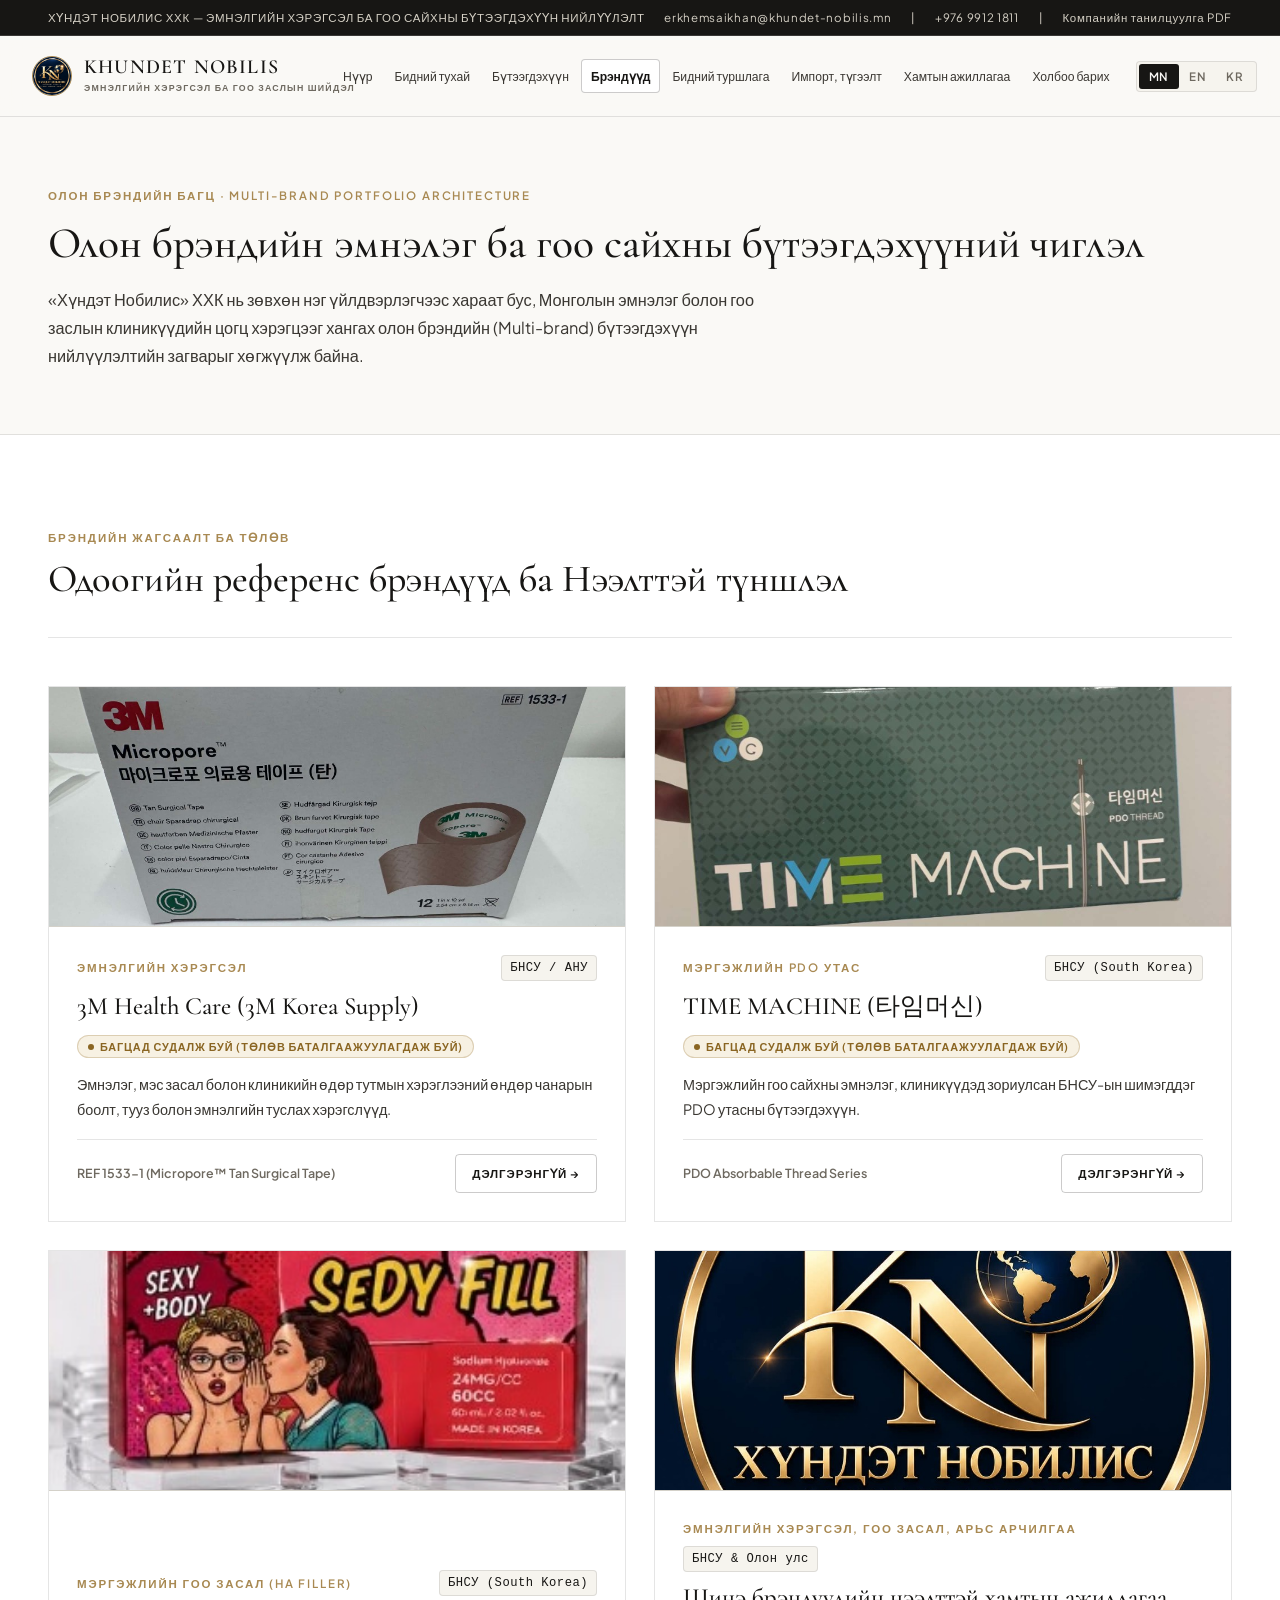
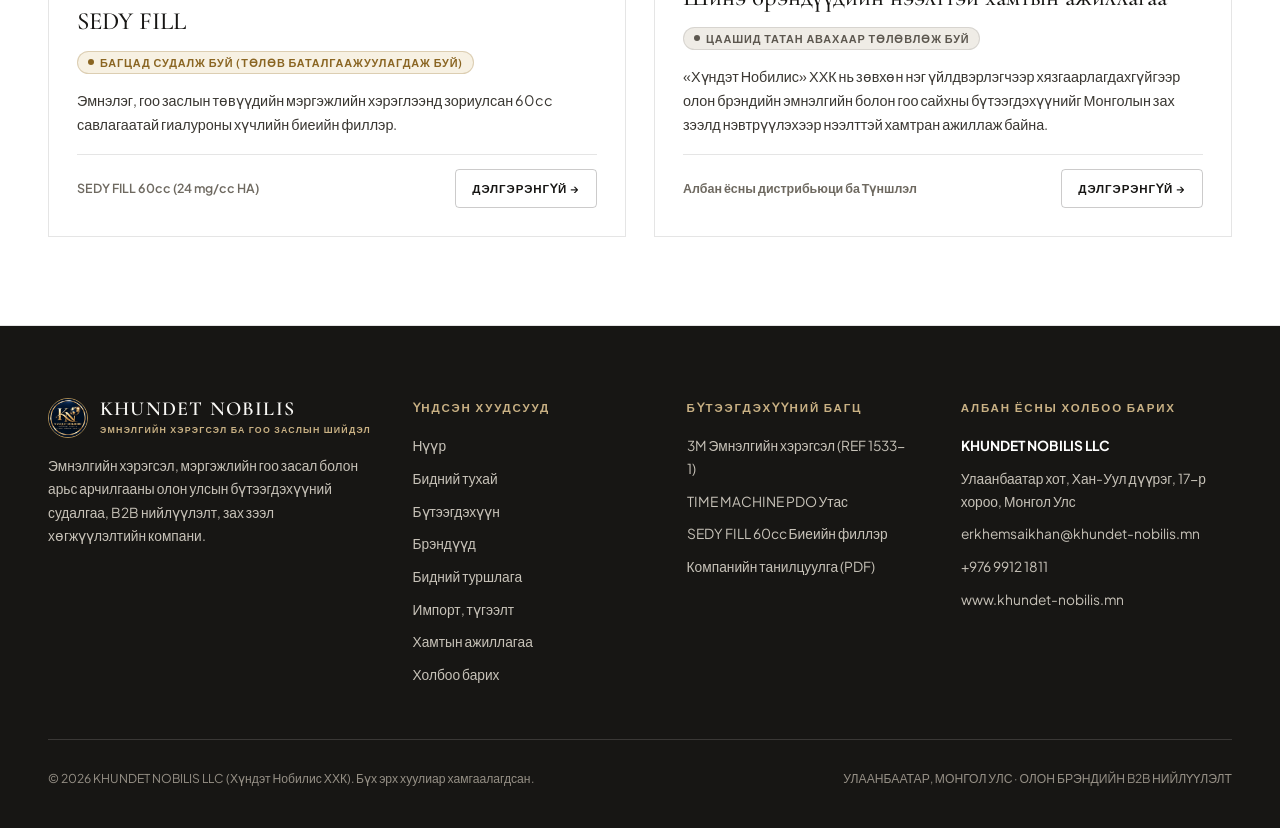
<file: brands.html>
<!DOCTYPE html>
<html lang="mn">
<head>
  <meta charset="UTF-8" />
  <meta name="viewport" content="width=device-width, initial-scale=1.0" />
  <title>Brands & Multi-Brand Portfolio | KHUNDET NOBILIS LLC</title>
  <meta
    name="description"
    content="Multi-brand medical supply and professional aesthetic brand portfolio of Khundet Nobilis LLC: 3M, TIME MACHINE, SEDY FILL, and open international manufacturer onboarding."
  />
  <link rel="preconnect" href="https://fonts.googleapis.com" />
  <link rel="preconnect" href="https://fonts.gstatic.com" crossorigin />
  <link
    href="https://fonts.googleapis.com/css2?family=Cormorant+Garamond:ital,wght@0,500;0,600;1,400&family=Plus+Jakarta+Sans:wght@400;500;600;700&display=swap"
    rel="stylesheet"
  />
  <link rel="icon" type="image/jpeg" href="assets/logo.jpg" />
  <link rel="stylesheet" href="styles.css" />
</head>
<body>
  <div id="siteHeaderMount"></div>

  <main>
    <section class="page-hero">
      <span
        class="eyebrow"
        data-lang-mn="ОЛОН БРЭНДИЙН БАГЦ · MULTI-BRAND PORTFOLIO ARCHITECTURE"
        data-lang-en="MULTI-BRAND PORTFOLIO · BRAND DIRECTORY"
        data-lang-kr="취급 및 검토 브랜드 · MULTI-BRAND DIRECTORY"
      >
        MULTI-BRAND PORTFOLIO · BRAND DIRECTORY
      </span>
      <h1
        class="page-hero-title"
        data-lang-mn="Олон брэндийн эмнэлэг ба гоо сайхны бүтээгдэхүүний чиглэл"
        data-lang-en="A Multi-Brand Medical Supply &amp; Aesthetic Portfolio"
        data-lang-kr="단일 제조사를 넘어선 다각화된 멀티 브랜드 포트폴리오"
      >
        A Multi-Brand Medical Supply &amp; Aesthetic Portfolio
      </h1>
      <p
        class="page-hero-lead"
        data-lang-mn="«Хүндэт Нобилис» ХХК нь зөвхөн нэг үйлдвэрлэгчээс хараат бус, Монголын эмнэлэг болон гоо заслын клиникүүдийн цогц хэрэгцээг хангах олон брэндийн (Multi-brand) бүтээгдэхүүн нийлүүлэлтийн загварыг хөгжүүлж байна."
        data-lang-en="Khundet Nobilis LLC structures its catalog around complementary product lines from multiple manufacturers—allowing Mongolian clinics and hospitals to source medical consumables, threads, and fillers through one B2B partner."
        data-lang-kr="훈데트 노빌리스는 몽골 내 병원 및 에스테틱 클리닉이 필요로 하는 의료용 소모품, PDO 실, 필러, 스킨케어를 종합적으로 공급하기 위해 멀티 브랜드 소싱 구조를 운영하고 있습니다."
      >
        Khundet Nobilis LLC structures its catalog around complementary product lines from multiple manufacturers.
      </p>
    </section>

    <section class="section-block bg-white">
      <div class="section-header">
        <div>
          <span
            class="eyebrow"
            data-lang-mn="БРЭНДИЙН ЖАГСААЛТ БА ТӨЛӨВ"
            data-lang-en="PORTFOLIO BRANDS &amp; SOURCING STATUS"
            data-lang-kr="포트폴리오 브랜드 및 소싱 상태"
          >
            PORTFOLIO BRANDS &amp; SOURCING STATUS
          </span>
          <h2
            class="section-title"
            data-lang-mn="Одоогийн референс брэндүүд ба Нээлттэй түншлэл"
            data-lang-en="Candidate Portfolio Brands &amp; Future Onboarding"
            data-lang-kr="현재 포트폴리오 후보 브랜드 및 신규 브랜드 온보딩"
          >
            Candidate Portfolio Brands &amp; Future Onboarding
          </h2>
        </div>
      </div>

      <!-- Dynamically populated by script.js -> renderBrandsPage() -->
      <div class="grid-2" id="brandsDirectoryGrid"></div>
    </section>
  </main>

  <div id="siteFooterMount">
    <footer class="site-footer"><div class="footer-inner"><a href="tel:+97699121811">+976 9912 1811</a> · <a href="mailto:erkhemsaikhan@khundet-nobilis.mn">erkhemsaikhan@khundet-nobilis.mn</a></div></footer>
  </div>
  <script src="script.js"></script>
</body>
</html>
</file>
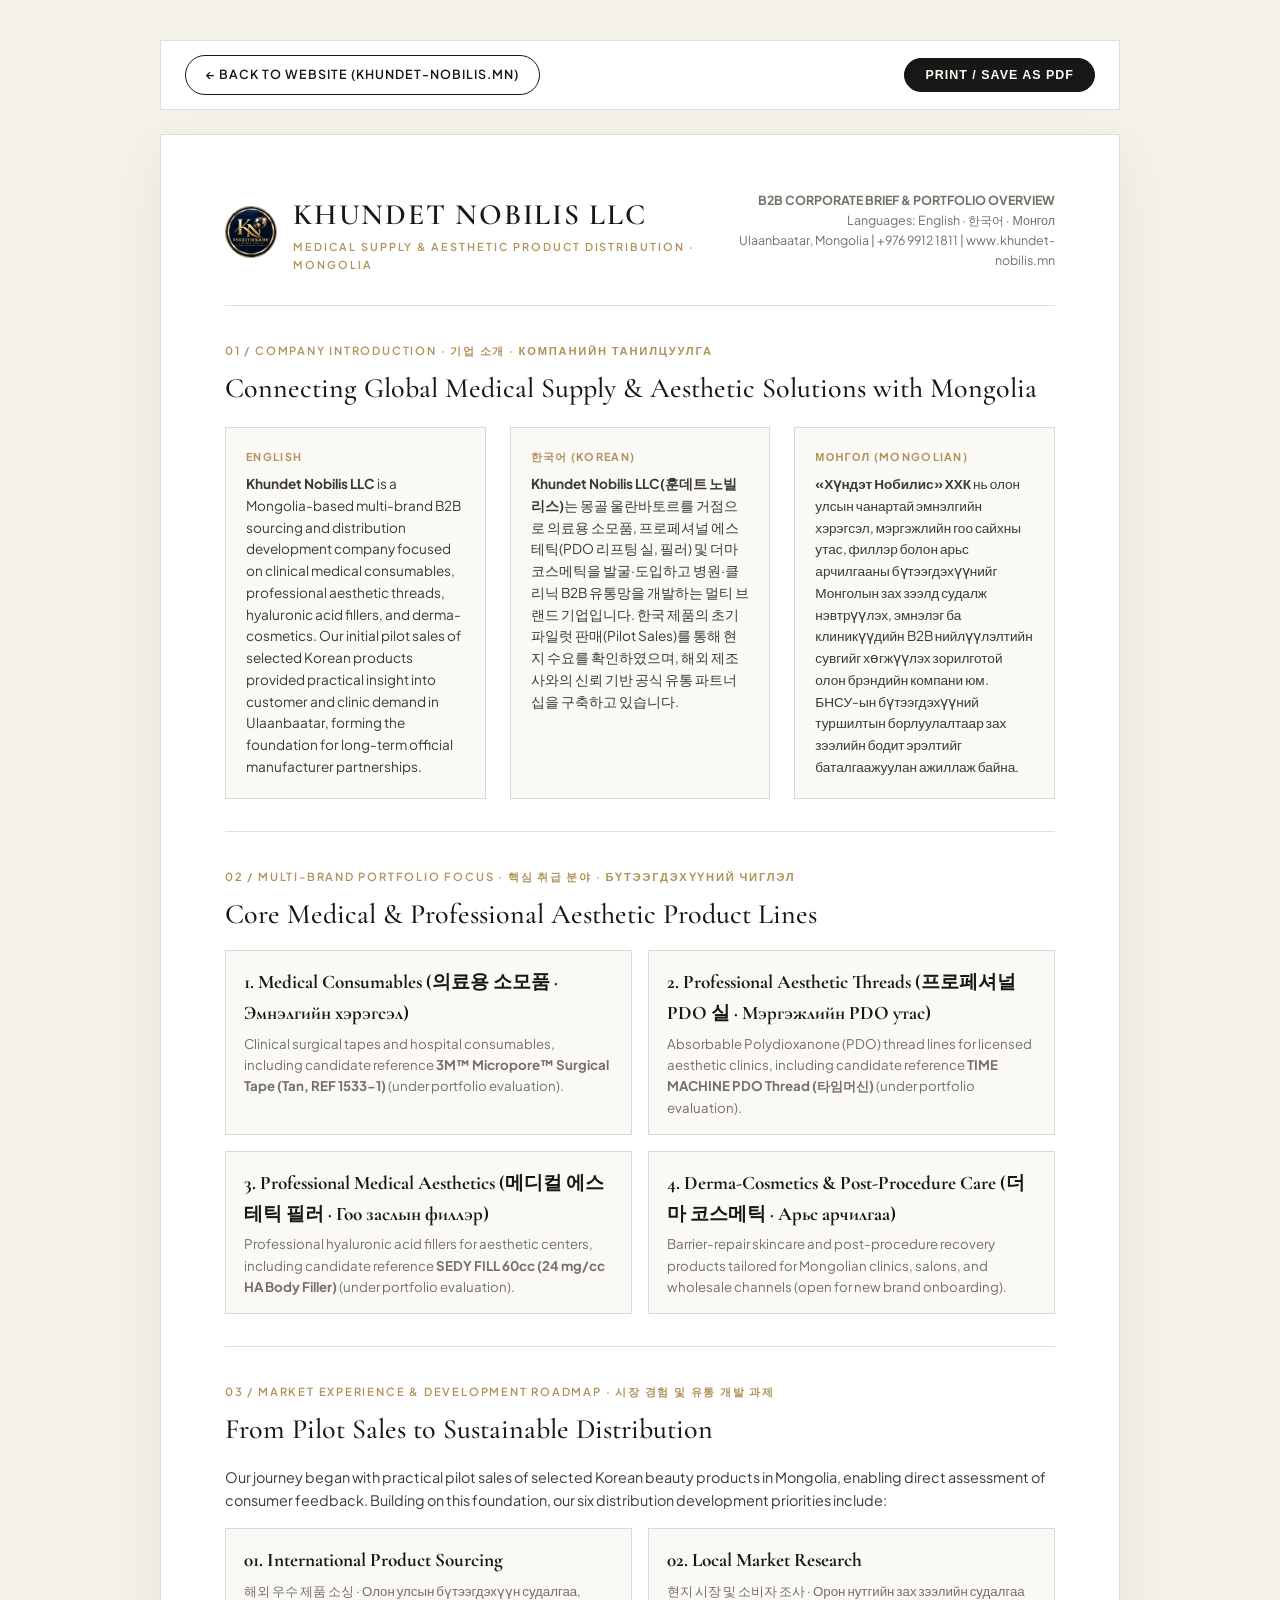
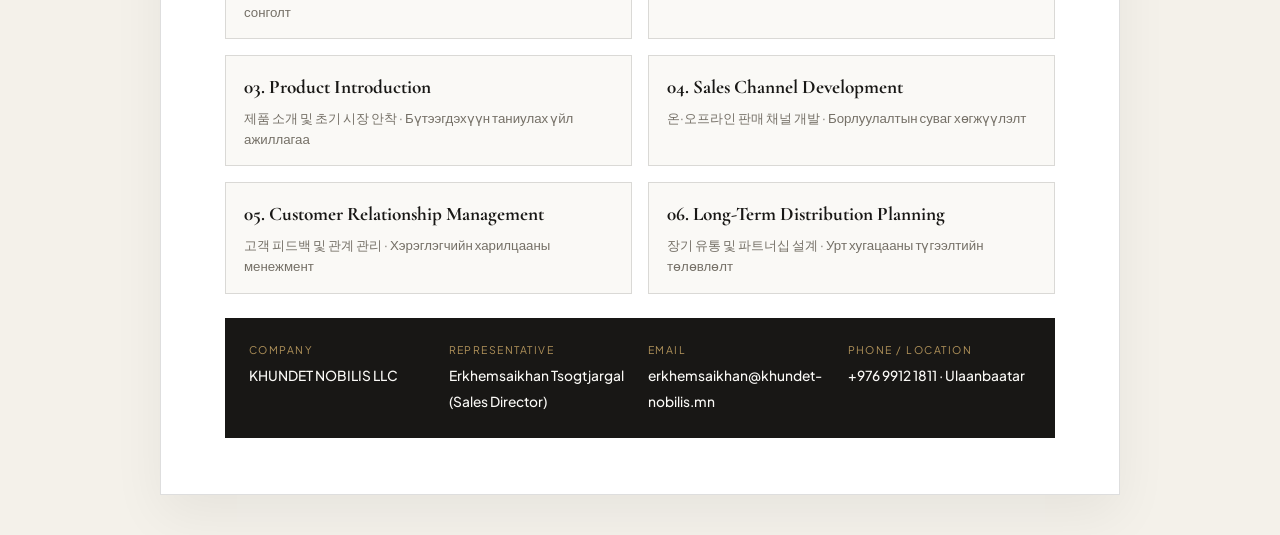
<file: company-profile.html>
<!DOCTYPE html>
<html lang="en">
<head>
  <meta charset="UTF-8" />
  <meta name="viewport" content="width=device-width, initial-scale=1.0" />
  <title>KHUNDET NOBILIS LLC — Company Profile & Market Experience (MN / EN / KR)</title>
  <link rel="preconnect" href="https://fonts.googleapis.com" />
  <link rel="preconnect" href="https://fonts.gstatic.com" crossorigin />
  <link
    href="https://fonts.googleapis.com/css2?family=Cormorant+Garamond:ital,wght@0,500;0,600;1,400&family=Plus+Jakarta+Sans:wght@400;500;600;700&display=swap"
    rel="stylesheet"
  />
  <link rel="icon" type="image/jpeg" href="assets/logo.jpg" />
  <style>
    :root {
      --bg-ivory: #F4F1EA;
      --bg-alabaster: #FAF9F6;
      --bg-white: #FFFFFF;
      --text-charcoal: #181715;
      --text-body: #3D3A35;
      --text-muted: #757067;
      --champagne: #B0925A;
      --line: rgba(24, 23, 21, 0.14);
      --font-serif: 'Cormorant Garamond', Georgia, serif;
      --font-sans: 'Plus Jakarta Sans', -apple-system, BlinkMacSystemFont, sans-serif;
    }

    * {
      box-sizing: border-box;
      margin: 0;
      padding: 0;
    }

    body {
      font-family: var(--font-sans);
      background: var(--bg-ivory);
      color: var(--text-charcoal);
      line-height: 1.6;
      padding: 40px 20px;
    }

    .toolbar {
      max-width: 960px;
      margin: 0 auto 24px;
      display: flex;
      justify-content: space-between;
      align-items: center;
      flex-wrap: wrap;
      gap: 12px;
      background: var(--bg-white);
      padding: 14px 24px;
      border: 1px solid var(--line);
    }

    .btn {
      display: inline-flex;
      align-items: center;
      gap: 8px;
      padding: 9px 20px;
      border-radius: 30px;
      font-size: 0.78rem;
      font-weight: 600;
      letter-spacing: 0.08em;
      text-transform: uppercase;
      text-decoration: none;
      cursor: pointer;
      border: 1px solid var(--text-charcoal);
      background: var(--text-charcoal);
      color: var(--bg-alabaster);
    }

    .btn-outline {
      background: transparent;
      color: var(--text-charcoal);
    }

    .sheet {
      max-width: 960px;
      margin: 0 auto;
      background: var(--bg-white);
      border: 1px solid var(--line);
      padding: 56px 64px;
      box-shadow: 0 20px 50px rgba(0, 0, 0, 0.06);
    }

    .doc-header {
      display: flex;
      justify-content: space-between;
      align-items: flex-start;
      padding-bottom: 32px;
      border-bottom: 1px solid var(--line);
      margin-bottom: 36px;
      gap: 24px;
    }

    .brand-row {
      display: flex;
      align-items: center;
      gap: 16px;
    }

    .brand-row img {
      width: 52px;
      height: 52px;
      border-radius: 50%;
      object-fit: cover;
      border: 1px solid var(--champagne);
    }

    .brand-title {
      font-family: var(--font-serif);
      font-size: 1.85rem;
      font-weight: 600;
      letter-spacing: 0.06em;
    }

    .brand-sub {
      font-size: 0.68rem;
      font-weight: 600;
      letter-spacing: 0.18em;
      text-transform: uppercase;
      color: var(--champagne);
    }

    .doc-meta {
      text-align: right;
      font-size: 0.78rem;
      color: var(--text-muted);
    }

    .section-block {
      margin-bottom: 36px;
      padding-bottom: 32px;
      border-bottom: 1px solid var(--line);
    }

    .section-block:last-child {
      border-bottom: none;
      margin-bottom: 0;
      padding-bottom: 0;
    }

    .eyebrow {
      font-size: 0.7rem;
      font-weight: 600;
      letter-spacing: 0.16em;
      text-transform: uppercase;
      color: var(--champagne);
      margin-bottom: 6px;
      display: block;
    }

    h2 {
      font-family: var(--font-serif);
      font-size: 1.75rem;
      font-weight: 500;
      margin-bottom: 14px;
    }

    .trilingual-grid {
      display: grid;
      grid-template-columns: repeat(3, 1fr);
      gap: 24px;
      margin-top: 16px;
    }

    .lang-col {
      background: var(--bg-alabaster);
      border: 1px solid var(--line);
      padding: 20px;
      font-size: 0.85rem;
      color: var(--text-body);
    }

    .lang-tag {
      font-size: 0.68rem;
      font-weight: 700;
      letter-spacing: 0.12em;
      color: var(--champagne);
      margin-bottom: 8px;
      display: block;
    }

    .two-col-list {
      display: grid;
      grid-template-columns: 1fr 1fr;
      gap: 16px;
      margin-top: 14px;
    }

    .item-box {
      padding: 16px 18px;
      border: 1px solid var(--line);
      background: var(--bg-alabaster);
    }

    .item-box h4 {
      font-family: var(--font-serif);
      font-size: 1.2rem;
      margin-bottom: 4px;
    }

    .item-box p {
      font-size: 0.83rem;
      color: var(--text-muted);
    }

    .contact-bar {
      display: grid;
      grid-template-columns: repeat(4, 1fr);
      gap: 16px;
      background: var(--text-charcoal);
      color: var(--bg-alabaster);
      padding: 24px;
      margin-top: 24px;
    }

    .contact-bar span {
      display: block;
      font-size: 0.66rem;
      letter-spacing: 0.14em;
      text-transform: uppercase;
      color: var(--champagne);
      margin-bottom: 4px;
    }

    .contact-bar strong {
      font-size: 0.86rem;
      font-weight: 500;
    }

    @media (max-width: 820px) {
      .sheet {
        padding: 32px 24px;
      }
      .trilingual-grid,
      .two-col-list,
      .contact-bar {
        grid-template-columns: 1fr;
      }
      .doc-header {
        flex-direction: column;
      }
      .doc-meta {
        text-align: left;
      }
    }

    @media print {
      body {
        background: #FFFFFF;
        padding: 0;
      }
      .toolbar {
        display: none;
      }
      .sheet {
        border: none;
        box-shadow: none;
        padding: 20px;
        max-width: 100%;
      }
    }
  </style>
</head>
<body>
  <div class="toolbar">
    <a href="index.html" class="btn btn-outline">← Back to Website (khundet-nobilis.mn)</a>
    <div style="display: flex; gap: 10px;">
      <button type="button" class="btn" onclick="window.print()">Print / Save as PDF</button>
    </div>
  </div>

  <article class="sheet">
    <header class="doc-header">
      <div class="brand-row">
        <img src="assets/logo.jpg" alt="Khundet Nobilis LLC Logo" />
        <div>
          <div class="brand-title">KHUNDET NOBILIS LLC</div>
          <div class="brand-sub">MEDICAL SUPPLY &amp; AESTHETIC PRODUCT DISTRIBUTION · MONGOLIA</div>
        </div>
      </div>
      <div class="doc-meta">
        <div><strong>B2B CORPORATE BRIEF &amp; PORTFOLIO OVERVIEW</strong></div>
        <div>Languages: English · 한국어 · Монгол</div>
        <div>Ulaanbaatar, Mongolia | +976 9912 1811 | www.khundet-nobilis.mn</div>
      </div>
    </header>

    <!-- 1. EXECUTIVE INTRODUCTION (EN / KR / MN) -->
    <section class="section-block">
      <span class="eyebrow">01 / COMPANY INTRODUCTION · 기업 소개 · КОМПАНИЙН ТАНИЛЦУУЛГА</span>
      <h2>Connecting Global Medical Supply &amp; Aesthetic Solutions with Mongolia</h2>

      <div class="trilingual-grid">
        <div class="lang-col">
          <span class="lang-tag">ENGLISH</span>
          <p>
            <strong>Khundet Nobilis LLC</strong> is a Mongolia-based multi-brand B2B sourcing and distribution development company focused on clinical medical consumables, professional aesthetic threads, hyaluronic acid fillers, and derma-cosmetics. Our initial pilot sales of selected Korean products provided practical insight into customer and clinic demand in Ulaanbaatar, forming the foundation for long-term official manufacturer partnerships.
          </p>
        </div>

        <div class="lang-col">
          <span class="lang-tag">한국어 (KOREAN)</span>
          <p>
            <strong>Khundet Nobilis LLC(훈데트 노빌리스)</strong>는 몽골 울란바토르를 거점으로 의료용 소모품, 프로페셔널 에스테틱(PDO 리프팅 실, 필러) 및 더마 코스메틱을 발굴·도입하고 병원·클리닉 B2B 유통망을 개발하는 멀티 브랜드 기업입니다. 한국 제품의 초기 파일럿 판매(Pilot Sales)를 통해 현지 수요를 확인하였으며, 해외 제조사와의 신뢰 기반 공식 유통 파트너십을 구축하고 있습니다.
          </p>
        </div>

        <div class="lang-col">
          <span class="lang-tag">МОНГОЛ (MONGOLIAN)</span>
          <p>
            <strong>«Хүндэт Нобилис» ХХК</strong> нь олон улсын чанартай эмнэлгийн хэрэгсэл, мэргэжлийн гоо сайхны утас, филлэр болон арьс арчилгааны бүтээгдэхүүнийг Монголын зах зээлд судалж нэвтрүүлэх, эмнэлэг ба клиникүүдийн B2B нийлүүлэлтийн сувгийг хөгжүүлэх зорилготой олон брэндийн компани юм. БНСУ-ын бүтээгдэхүүний туршилтын борлуулалтаар зах зээлийн бодит эрэлтийг баталгаажуулан ажиллаж байна.
          </p>
        </div>
      </div>
    </section>

    <!-- 2. PORTFOLIO FOCUS CATEGORIES -->
    <section class="section-block">
      <span class="eyebrow">02 / MULTI-BRAND PORTFOLIO FOCUS · 핵심 취급 분야 · БҮТЭЭГДЭХҮҮНИЙ ЧИГЛЭЛ</span>
      <h2>Core Medical &amp; Professional Aesthetic Product Lines</h2>
      <div class="two-col-list">
        <div class="item-box">
          <h4>1. Medical Consumables (의료용 소모품 · Эмнэлгийн хэрэгсэл)</h4>
          <p>Clinical surgical tapes and hospital consumables, including candidate reference <strong>3M™ Micropore™ Surgical Tape (Tan, REF 1533-1)</strong> (under portfolio evaluation).</p>
        </div>
        <div class="item-box">
          <h4>2. Professional Aesthetic Threads (프로페셔널 PDO 실 · Мэргэжлийн PDO утас)</h4>
          <p>Absorbable Polydioxanone (PDO) thread lines for licensed aesthetic clinics, including candidate reference <strong>TIME MACHINE PDO Thread (타임머신)</strong> (under portfolio evaluation).</p>
        </div>
        <div class="item-box">
          <h4>3. Professional Medical Aesthetics (메디컬 에스테틱 필러 · Гоо заслын филлэр)</h4>
          <p>Professional hyaluronic acid fillers for aesthetic centers, including candidate reference <strong>SEDY FILL 60cc (24 mg/cc HA Body Filler)</strong> (under portfolio evaluation).</p>
        </div>
        <div class="item-box">
          <h4>4. Derma-Cosmetics &amp; Post-Procedure Care (더마 코스메틱 · Арьс арчилгаа)</h4>
          <p>Barrier-repair skincare and post-procedure recovery products tailored for Mongolian clinics, salons, and wholesale channels (open for new brand onboarding).</p>
        </div>
      </div>
    </section>

    <!-- 3. OUR MARKET EXPERIENCE & DISTRIBUTION PRIORITIES -->
    <section class="section-block">
      <span class="eyebrow">03 / MARKET EXPERIENCE &amp; DEVELOPMENT ROADMAP · 시장 경험 및 유통 개발 과제</span>
      <h2>From Pilot Sales to Sustainable Distribution</h2>
      <p style="font-size: 0.9rem; color: var(--text-body); margin-bottom: 16px;">
        Our journey began with practical pilot sales of selected Korean beauty products in Mongolia, enabling direct assessment of consumer feedback. Building on this foundation, our six distribution development priorities include:
      </p>
      <div class="two-col-list">
        <div class="item-box">
          <h4>01. International Product Sourcing</h4>
          <p>해외 우수 제품 소싱 · Олон улсын бүтээгдэхүүн судалгаа, сонголт</p>
        </div>
        <div class="item-box">
          <h4>02. Local Market Research</h4>
          <p>현지 시장 및 소비자 조사 · Орон нутгийн зах зээлийн судалгаа</p>
        </div>
        <div class="item-box">
          <h4>03. Product Introduction</h4>
          <p>제품 소개 및 초기 시장 안착 · Бүтээгдэхүүн таниулах үйл ажиллагаа</p>
        </div>
        <div class="item-box">
          <h4>04. Sales Channel Development</h4>
          <p>온·오프라인 판매 채널 개발 · Борлуулалтын суваг хөгжүүлэлт</p>
        </div>
        <div class="item-box">
          <h4>05. Customer Relationship Management</h4>
          <p>고객 피드백 및 관계 관리 · Хэрэглэгчийн харилцааны менежмент</p>
        </div>
        <div class="item-box">
          <h4>06. Long-Term Distribution Planning</h4>
          <p>장기 유통 및 파트너십 설계 · Урт хугацааны түгээлтийн төлөвлөлт</p>
        </div>
      </div>

      <div class="contact-bar">
        <div>
          <span>COMPANY</span>
          <strong>KHUNDET NOBILIS LLC</strong>
        </div>
        <div>
          <span>REPRESENTATIVE</span>
          <strong>Erkhemsaikhan Tsogtjargal (Sales Director)</strong>
        </div>
        <div>
          <span>EMAIL</span>
          <strong>erkhemsaikhan@khundet-nobilis.mn</strong>
        </div>
        <div>
          <span>PHONE / LOCATION</span>
          <strong><a href="tel:+97699121811" style="color:inherit;text-decoration:none;">+976 9912 1811</a> · Ulaanbaatar</strong>
        </div>
      </div>
    </section>
  </article>
</body>
</html>
</file>
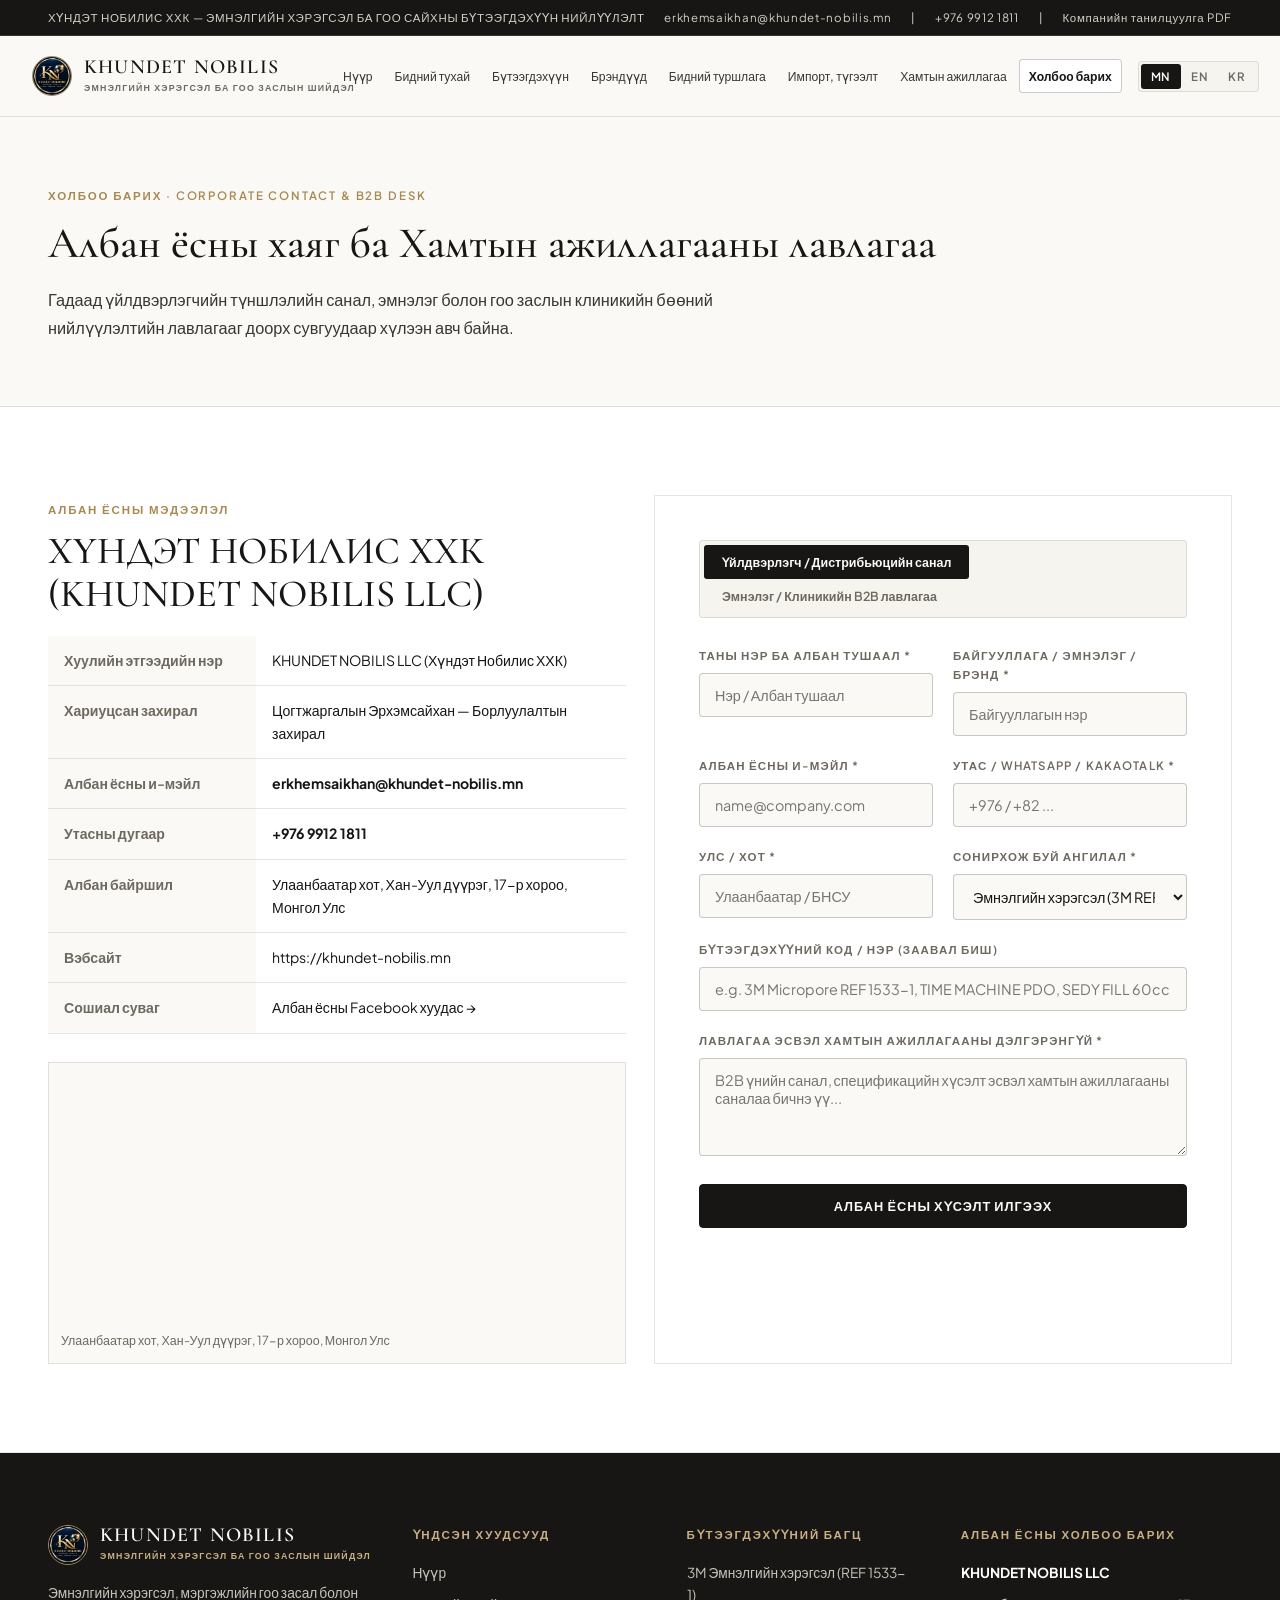
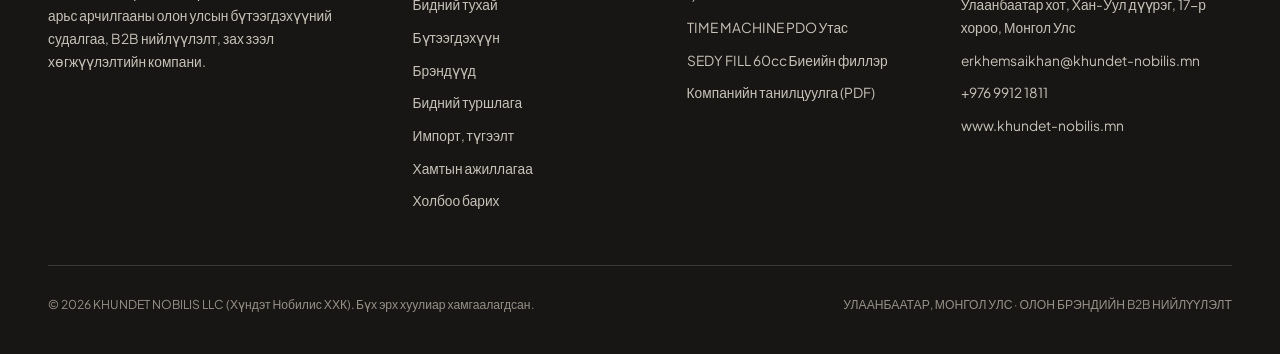
<file: contact.html>
<!DOCTYPE html>
<html lang="mn">
<head>
  <meta charset="UTF-8" />
  <meta name="viewport" content="width=device-width, initial-scale=1.0" />
  <title>Contact Us | KHUNDET NOBILIS LLC — Ulaanbaatar, Mongolia</title>
  <meta
    name="description"
    content="Verified corporate contact details, B2B wholesale inquiry form, and Ulaanbaatar office location of Khundet Nobilis LLC (Хүндэт Нобилис ХХК)."
  />
  <link rel="preconnect" href="https://fonts.googleapis.com" />
  <link rel="preconnect" href="https://fonts.gstatic.com" crossorigin />
  <link
    href="https://fonts.googleapis.com/css2?family=Cormorant+Garamond:ital,wght@0,500;0,600;1,400&family=Plus+Jakarta+Sans:wght@400;500;600;700&display=swap"
    rel="stylesheet"
  />
  <link rel="icon" type="image/jpeg" href="assets/logo.jpg" />
  <link rel="stylesheet" href="styles.css" />
</head>
<body>
  <div id="siteHeaderMount"></div>

  <main>
    <section class="page-hero">
      <span
        class="eyebrow"
        data-lang-mn="ХОЛБОО БАРИХ · CORPORATE CONTACT &amp; B2B DESK"
        data-lang-en="CONTACT US · VERIFIED CORPORATE CHANNELS"
        data-lang-kr="문의하기 · CORPORATE CONTACT &amp; B2B DESK"
      >
        CONTACT US · VERIFIED CORPORATE CHANNELS
      </span>
      <h1
        class="page-hero-title"
        data-lang-mn="Албан ёсны хаяг ба Хамтын ажиллагааны лавлагаа"
        data-lang-en="Connect With Khundet Nobilis LLC in Ulaanbaatar"
        data-lang-kr="훈데트 노빌리스(Khundet Nobilis LLC) 공식 문의"
      >
        Connect With Khundet Nobilis LLC in Ulaanbaatar
      </h1>
      <p
        class="page-hero-lead"
        data-lang-mn="Гадаад үйлдвэрлэгчийн түншлэлийн санал, эмнэлэг болон гоо заслын клиникийн бөөний нийлүүлэлтийн лавлагааг доорх сувгуудаар хүлээн авч байна."
        data-lang-en="Reach our Sales Director directly for international manufacturer partnership proposals, hospital consumable supply inquiries, or aesthetic clinic product specifications."
        data-lang-kr="해외 제조사 파트너십 제안, 의료용 소모품 도매 공급 문의 및 에스테틱 제품 스펙 상담을 환영합니다."
      >
        Reach our Sales Director directly for international manufacturer partnership proposals or local B2B inquiries.
      </p>
    </section>

    <section class="section-block bg-white">
      <div class="grid-2">
        <!-- Left Column: Verified Contact Info + Map -->
        <div>
          <span
            class="eyebrow"
            data-lang-mn="АЛБАН ЁСНЫ МЭДЭЭЛЭЛ"
            data-lang-en="VERIFIED COMPANY INFORMATION"
            data-lang-kr="공식 기업 연락처"
          >
            VERIFIED COMPANY INFORMATION
          </span>
          <h2
            class="section-title"
            style="margin-bottom: 20px;"
            data-lang-mn="ХҮНДЭТ НОБИЛИС ХХК (KHUNDET NOBILIS LLC)"
            data-lang-en="KHUNDET NOBILIS LLC"
            data-lang-kr="KHUNDET NOBILIS LLC (훈데트 노빌리스)"
          >
            KHUNDET NOBILIS LLC
          </h2>

          <table class="specs-table" style="margin-bottom: 28px;">
            <tbody>
              <tr>
                <th data-lang-mn="Хуулийн этгээдийн нэр" data-lang-en="Legal Entity" data-lang-kr="법인명">Legal Entity</th>
                <td>KHUNDET NOBILIS LLC (Хүндэт Нобилис ХХК)</td>
              </tr>
              <tr>
                <th data-lang-mn="Хариуцсан захирал" data-lang-en="Representative" data-lang-kr="담당 임원">Representative</th>
                <td
                  data-lang-mn="Цогтжаргалын Эрхэмсайхан — Борлуулалтын захирал"
                  data-lang-en="Erkhemsaikhan Tsogtjargal — Sales Director"
                  data-lang-kr="초그트자르갈 에르헴사이한 — 영업 이사 (Sales Director)"
                >
                  Erkhemsaikhan Tsogtjargal — Sales Director
                </td>
              </tr>
              <tr>
                <th data-lang-mn="Албан ёсны и-мэйл" data-lang-en="Official Email" data-lang-kr="공식 이메일">Official Email</th>
                <td><a href="mailto:erkhemsaikhan@khundet-nobilis.mn"><strong>erkhemsaikhan@khundet-nobilis.mn</strong></a></td>
              </tr>
              <tr>
                <th data-lang-mn="Утасны дугаар" data-lang-en="Telephone" data-lang-kr="연락처">Telephone</th>
                <td><a href="tel:+97699121811"><strong>+976 9912 1811</strong></a></td>
              </tr>
              <tr>
                <th data-lang-mn="Албан байршил" data-lang-en="Office Location" data-lang-kr="본사 소재지">Office Location</th>
                <td
                  data-lang-mn="Улаанбаатар хот, Хан-Уул дүүрэг, 17-р хороо, Монгол Улс"
                  data-lang-en="17th Khoroo, Khan-Uul District, Ulaanbaatar, Mongolia"
                  data-lang-kr="몽골 울란바토르 항울구 17동 (Khan-Uul District, Ulaanbaatar)"
                >
                  17th Khoroo, Khan-Uul District, Ulaanbaatar, Mongolia
                </td>
              </tr>
              <tr>
                <th data-lang-mn="Вэбсайт" data-lang-en="Official Website" data-lang-kr="공식 웹사이트">Official Website</th>
                <td><a href="https://khundet-nobilis.mn">https://khundet-nobilis.mn</a></td>
              </tr>
              <tr>
                <th data-lang-mn="Сошиал суваг" data-lang-en="Social Channel" data-lang-kr="공식 소셜 채널">Social Channel</th>
                <td>
                  <a
                    href="https://www.facebook.com/profile.php?id=61594275301362"
                    target="_blank"
                    rel="noopener"
                    data-lang-mn="Албан ёсны Facebook хуудас →"
                    data-lang-en="Official Facebook Page →"
                    data-lang-kr="공식 페이스북 페이지 →"
                  >
                    Official Facebook Page →
                  </a>
                </td>
              </tr>
            </tbody>
          </table>

          <!-- Location Map (Khan-Uul District, Ulaanbaatar) -->
          <div style="border: 1px solid var(--line-hairline); background: var(--bg-alabaster); padding: 12px;">
            <iframe
              title="Khundet Nobilis LLC Location — Khan-Uul District, Ulaanbaatar"
              src="https://www.openstreetmap.org/export/embed.html?bbox=106.8800%2C47.8850%2C106.9400%2C47.9150&amp;layer=mapnik"
              style="width: 100%; height: 240px; border: 0;"
              loading="lazy"
            ></iframe>
            <p
              style="font-size: 0.78rem; color: var(--text-muted); margin-top: 8px;"
              data-lang-mn="Улаанбаатар хот, Хан-Уул дүүрэг, 17-р хороо, Монгол Улс"
              data-lang-en="Khan-Uul District, 17th Khoroo, Ulaanbaatar, Mongolia"
              data-lang-kr="몽골 울란바토르 항울구 17동 (Khan-Uul District, Ulaanbaatar)"
            >
              Khan-Uul District, 17th Khoroo, Ulaanbaatar, Mongolia
            </p>
          </div>
        </div>

        <!-- Right Column: Dual-Mode B2B Inquiry Form -->
        <div class="form-box">
          <div class="workflow-tabs" role="tablist">
            <button
              type="button"
              class="wf-tab active"
              data-wf-type="Manufacturer / Distributorship Proposal"
              data-lang-mn="Үйлдвэрлэгч / Дистрибьюцийн санал"
              data-lang-en="Manufacturer Partnership Inquiry"
              data-lang-kr="제조사 수출·파트너십 문의"
            >
              Manufacturer Partnership Inquiry
            </button>
            <button
              type="button"
              class="wf-tab"
              data-wf-type="Hospital / Clinic B2B Product Inquiry"
              data-lang-mn="Эмнэлэг / Клиникийн B2B лавлагаа"
              data-lang-en="Hospital &amp; Clinic B2B Inquiry"
              data-lang-kr="병원·클리닉 B2B 제품 문의"
            >
              Hospital &amp; Clinic B2B Inquiry
            </button>
          </div>

          <form class="b2b-verified-form" data-default-inquiry-type="Manufacturer / Distributorship Proposal" novalidate>
            <div class="honeypot-field" aria-hidden="true">
              <input type="text" name="website" class="honeypot-input" tabindex="-1" autocomplete="off" />
            </div>

            <div class="form-row-2">
              <div class="field-group">
                <label data-lang-mn="Таны нэр ба Албан тушаал *" data-lang-en="Full Name &amp; Title *" data-lang-kr="성함 및 직함 *">Full Name &amp; Title *</label>
                <input
                  type="text"
                  name="fullName"
                  class="form-input"
                  required
                  placeholder="Your Name / Title"
                  data-ph-mn="Нэр / Албан тушаал"
                  data-ph-en="Your Name / Title"
                  data-ph-kr="성함 / 직함"
                />
              </div>
              <div class="field-group">
                <label data-lang-mn="Байгууллага / Эмнэлэг / Брэнд *" data-lang-en="Company / Clinic / Brand Name *" data-lang-kr="회사 / 병원 / 브랜드명 *">Company / Clinic / Brand Name *</label>
                <input
                  type="text"
                  name="companyName"
                  class="form-input"
                  required
                  placeholder="Organization Name"
                  data-ph-mn="Байгууллагын нэр"
                  data-ph-en="Organization Name"
                  data-ph-kr="기관 또는 기업명"
                />
              </div>
            </div>

            <div class="form-row-2">
              <div class="field-group">
                <label data-lang-mn="Албан ёсны и-мэйл *" data-lang-en="Official Email *" data-lang-kr="비즈니스 이메일 *">Official Email *</label>
                <input type="email" name="email" class="form-input" required placeholder="name@company.com" />
              </div>
              <div class="field-group">
                <label data-lang-mn="Утас / WhatsApp / KakaoTalk *" data-lang-en="Phone / WhatsApp / KakaoTalk *" data-lang-kr="연락처 / WhatsApp / 카카오톡 *">Phone / WhatsApp / KakaoTalk *</label>
                <input type="text" name="phone" class="form-input" required placeholder="+976 / +82 ..." />
              </div>
            </div>

            <div class="form-row-2">
              <div class="field-group">
                <label data-lang-mn="Улс / Хот *" data-lang-en="Country / City *" data-lang-kr="국가 / 도시 *">Country / City *</label>
                <input
                  type="text"
                  name="country"
                  class="form-input"
                  required
                  placeholder="South Korea / Ulaanbaatar"
                  data-ph-mn="Улаанбаатар / БНСУ"
                  data-ph-en="South Korea / Ulaanbaatar"
                  data-ph-kr="대한민국 / 울란바토르"
                />
              </div>
              <div class="field-group">
                <label data-lang-mn="Сонирхож буй ангилал *" data-lang-en="Category of Interest *" data-lang-kr="관심 카테고리 *">Category of Interest *</label>
                <select name="category" class="form-input" required>
                  <option value="Medical Consumables (3M)" data-lang-mn="Эмнэлгийн хэрэгсэл (3M REF 1533-1)" data-lang-en="Medical Consumables (3M REF 1533-1)" data-lang-kr="의료용 소모품 (3M REF 1533-1)">Medical Consumables (3M REF 1533-1)</option>
                  <option value="Professional Aesthetic Threads (TIME MACHINE)" data-lang-mn="Мэргэжлийн PDO утас (TIME MACHINE)" data-lang-en="Aesthetic Threads (TIME MACHINE PDO)" data-lang-kr="에스테틱 리프팅 실 (TIME MACHINE PDO)">Aesthetic Threads (TIME MACHINE PDO)</option>
                  <option value="Professional Medical Aesthetics (SEDY FILL)" data-lang-mn="Мэргэжлийн гоо засал (SEDY FILL 60cc)" data-lang-en="Medical Aesthetics (SEDY FILL 60cc)" data-lang-kr="메디컬 에스테틱 (SEDY FILL 60cc)">Medical Aesthetics (SEDY FILL 60cc)</option>
                  <option value="New Manufacturer Partnership" data-lang-mn="Шинэ үйлдвэрлэгчийн түншлэлийн санал" data-lang-en="New Manufacturer Partnership Proposal" data-lang-kr="신규 제조사 파트너십 제안">New Manufacturer Partnership Proposal</option>
                </select>
              </div>
            </div>

            <div class="field-group">
              <label data-lang-mn="Бүтээгдэхүүний код / Нэр (Заавал биш)" data-lang-en="Specific Product / Reference Code (Optional)" data-lang-kr="관심 품목명 / 모델 코드 (선택사항)">Specific Product / Reference Code (Optional)</label>
              <input
                type="text"
                id="inquiryProductRef"
                name="productRef"
                class="form-input"
                placeholder="e.g. 3M Micropore REF 1533-1, TIME MACHINE PDO, SEDY FILL 60cc"
              />
            </div>

            <div class="field-group">
              <label data-lang-mn="Лавлагаа эсвэл Хамтын ажиллагааны дэлгэрэнгүй *" data-lang-en="Inquiry or Partnership Details *" data-lang-kr="문의사항 또는 파트너십 제안 내용 *">Inquiry or Partnership Details *</label>
              <textarea
                name="message"
                rows="4"
                class="form-input"
                required
                placeholder="Please enter your B2B inquiry, specification request, or partnership proposal..."
                data-ph-mn="B2B үнийн санал, спецификацийн хүсэлт эсвэл хамтын ажиллагааны саналаа бичнэ үү..."
                data-ph-en="Please enter your B2B inquiry, specification request, or partnership proposal..."
                data-ph-kr="B2B 도매 문의, 제품 규격서 요청 또는 파트너십 제안 내용을 입력해 주십시오..."
              ></textarea>
            </div>

            <button
              type="submit"
              class="btn btn-primary"
              style="width: 100%;"
              data-lang-mn="Албан ёсны хүсэлт илгээх"
              data-lang-en="Submit Official B2B Inquiry"
              data-lang-kr="공식 B2B 문의 제출하기"
            >
              Submit Official B2B Inquiry
            </button>

            <div class="form-status-banner" role="status" aria-live="polite" style="display:none;"></div>
          </form>
        </div>
      </div>
    </section>
  </main>

  <div id="siteFooterMount"></div>
  <script src="script.js"></script>
</body>
</html>
</file>
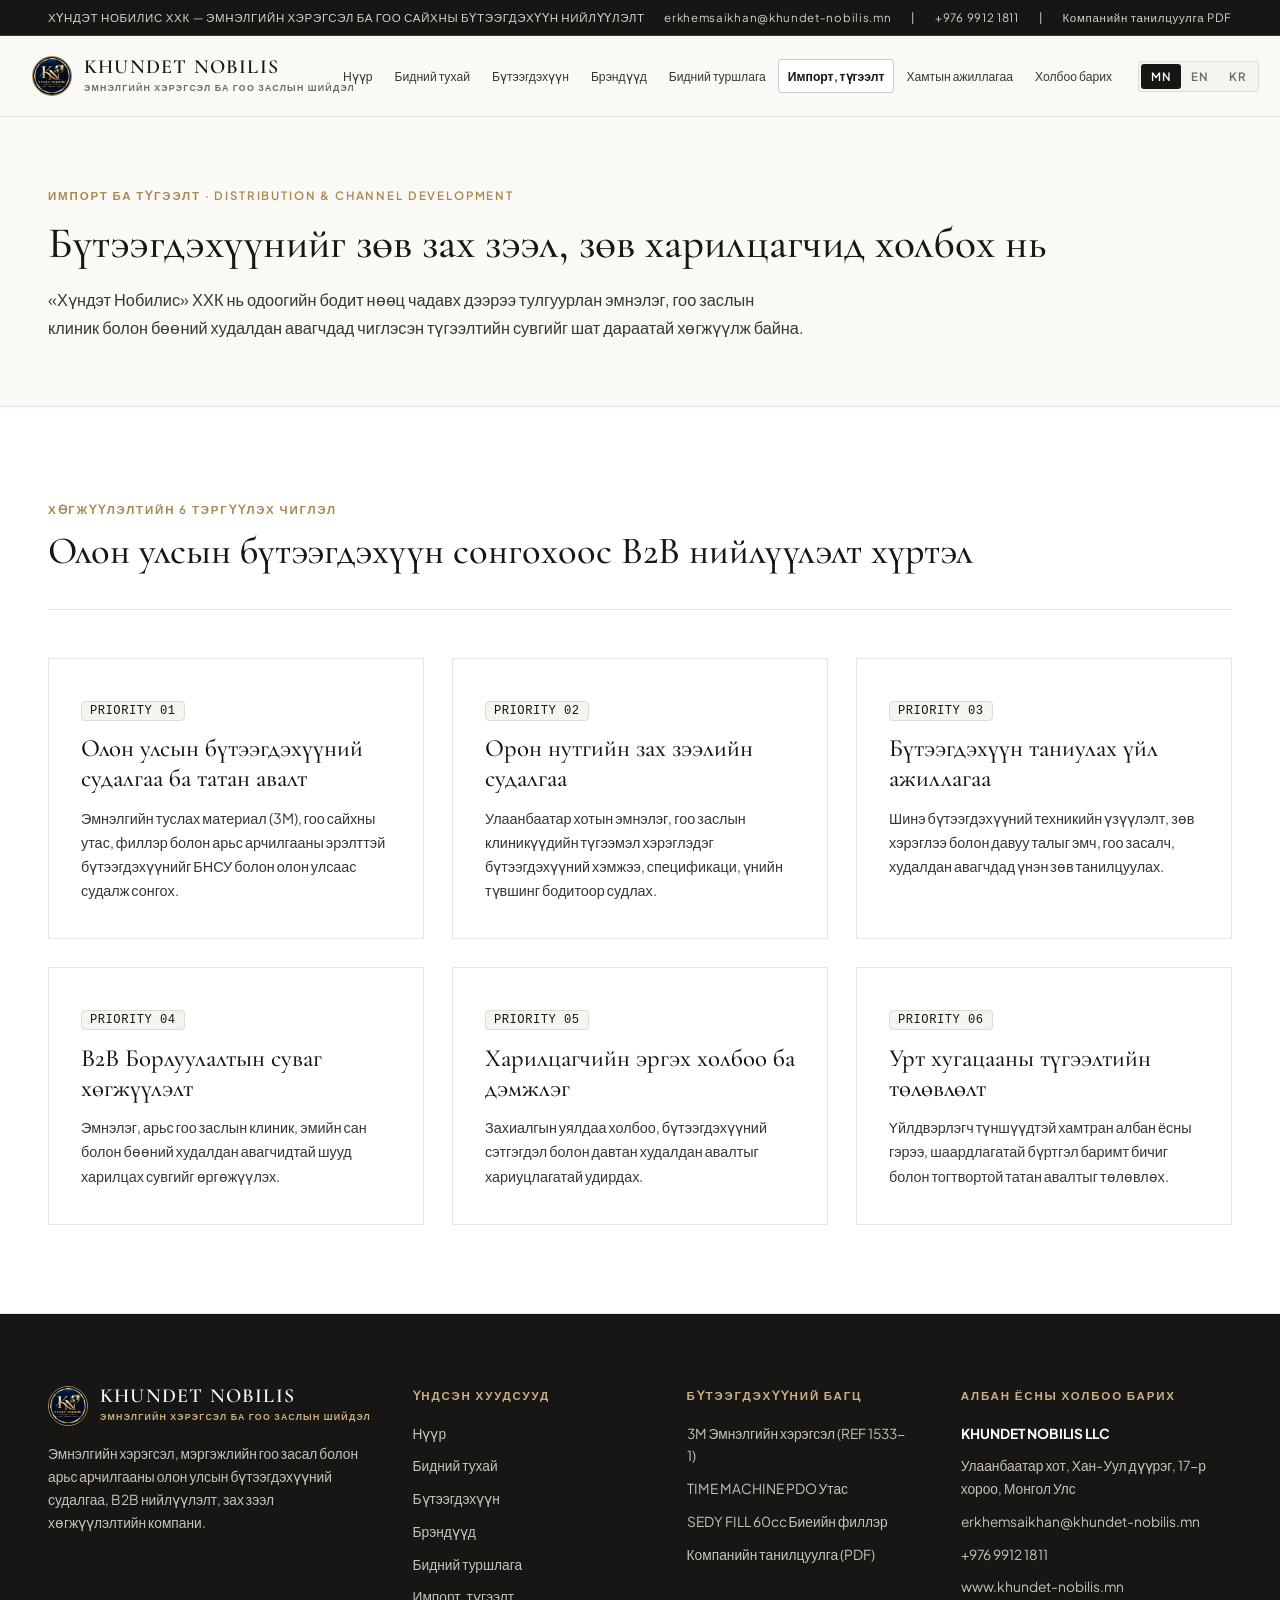
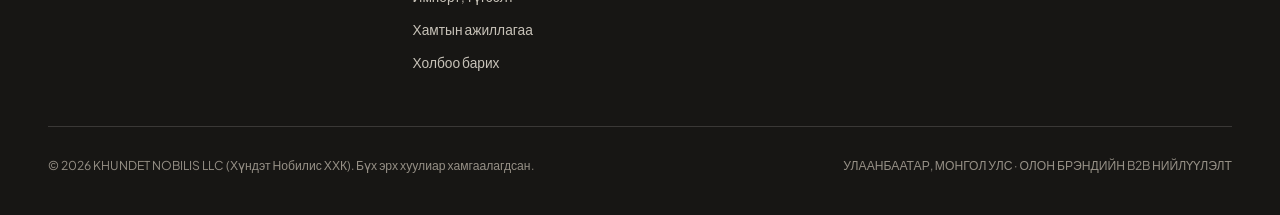
<file: distribution.html>
<!DOCTYPE html>
<html lang="mn">
<head>
  <meta charset="UTF-8" />
  <meta name="viewport" content="width=device-width, initial-scale=1.0" />
  <title>Distribution & Sourcing | KHUNDET NOBILIS LLC</title>
  <meta
    name="description"
    content="B2B medical supply and aesthetic product sourcing, sales channel development, and distribution plans of Khundet Nobilis LLC in Mongolia."
  />
  <link rel="preconnect" href="https://fonts.googleapis.com" />
  <link rel="preconnect" href="https://fonts.gstatic.com" crossorigin />
  <link
    href="https://fonts.googleapis.com/css2?family=Cormorant+Garamond:ital,wght@0,500;0,600;1,400&family=Plus+Jakarta+Sans:wght@400;500;600;700&display=swap"
    rel="stylesheet"
  />
  <link rel="icon" type="image/jpeg" href="assets/logo.jpg" />
  <link rel="stylesheet" href="styles.css" />
</head>
<body>
  <div id="siteHeaderMount"></div>

  <main>
    <section class="page-hero">
      <span
        class="eyebrow"
        data-lang-mn="ИМПОРТ БА ТҮГЭЭЛТ · DISTRIBUTION &amp; CHANNEL DEVELOPMENT"
        data-lang-en="DISTRIBUTION · SOURCING &amp; B2B CHANNEL DEVELOPMENT"
        data-lang-kr="유통 및 공급 · DISTRIBUTION &amp; B2B CHANNEL DEVELOPMENT"
      >
        DISTRIBUTION · SOURCING &amp; B2B CHANNEL DEVELOPMENT
      </span>
      <h1
        class="page-hero-title"
        data-lang-mn="Бүтээгдэхүүнийг зөв зах зээл, зөв харилцагчид холбох нь"
        data-lang-en="Connecting Medical &amp; Aesthetic Products to the Right B2B Channels"
        data-lang-kr="우수 의료·에스테틱 제품의 몽골 현지 맞춤형 유통 개발"
      >
        Connecting Medical &amp; Aesthetic Products to the Right B2B Channels
      </h1>
      <p
        class="page-hero-lead"
        data-lang-mn="«Хүндэт Нобилис» ХХК нь одоогийн бодит нөөц чадавх дээрээ тулгуурлан эмнэлэг, гоо заслын клиник болон бөөний худалдан авагчдад чиглэсэн түгээлтийн сувгийг шат дараатай хөгжүүлж байна."
        data-lang-en="We focus on practical, step-by-step distribution development—connecting international manufacturers with Ulaanbaatar's hospitals, aesthetic clinics, and wholesale buyers."
        data-lang-kr="당사는 실질적인 소싱 및 영업 역량을 바탕으로 울란바토르 내 병원, 에스테틱 클리닉 및 도매 바이어를 대상으로 유통 채널을 단계적으로 확장하고 있습니다."
      >
        We focus on practical, step-by-step distribution development in Mongolia.
      </p>
    </section>

    <section class="section-block bg-white">
      <div class="section-header">
        <div>
          <span
            class="eyebrow"
            data-lang-mn="ХӨГЖҮҮЛЭЛТИЙН 6 ТЭРГҮҮЛЭХ ЧИГЛЭЛ"
            data-lang-en="SIX DISTRIBUTION DEVELOPMENT PRIORITIES"
            data-lang-kr="6대 핵심 유통 및 시장 개발 과제"
          >
            SIX DISTRIBUTION DEVELOPMENT PRIORITIES
          </span>
          <h2
            class="section-title"
            data-lang-mn="Олон улсын бүтээгдэхүүн сонгохоос B2B нийлүүлэлт хүртэл"
            data-lang-en="Our Operational &amp; Market Development Approach"
            data-lang-kr="해외 제품 소싱부터 현지 B2B 공급까지의 운영 방향"
          >
            Our Operational &amp; Market Development Approach
          </h2>
        </div>
      </div>

      <div class="grid-3">
        <article class="corporate-card">
          <div>
            <span class="mono-code">PRIORITY 01</span>
            <h3
              class="card-title"
              style="margin-top:12px;"
              data-lang-mn="Олон улсын бүтээгдэхүүний судалгаа ба татан авалт"
              data-lang-en="International Product Sourcing"
              data-lang-kr="해외 우수 제품 발굴 및 소싱"
            >
              International Product Sourcing
            </h3>
            <p
              class="card-text"
              data-lang-mn="Эмнэлгийн туслах материал (3M), гоо сайхны утас, филлэр болон арьс арчилгааны эрэлттэй бүтээгдэхүүнийг БНСУ болон олон улсаас судалж сонгох."
              data-lang-en="Evaluating reputable Korean and international medical consumables, threads, fillers, and derma-cosmetics suited to Mongolian clinical demand."
              data-lang-kr="몽골 의료기관 및 클리닉의 수요에 부합하는 한국 및 글로벌 의료용 소모품, 리프팅 실, 필러, 더마 제품을 발굴합니다."
            >
              Evaluating reputable Korean and international medical consumables, threads, fillers, and derma-cosmetics.
            </p>
          </div>
        </article>

        <article class="corporate-card">
          <div>
            <span class="mono-code">PRIORITY 02</span>
            <h3
              class="card-title"
              style="margin-top:12px;"
              data-lang-mn="Орон нутгийн зах зээлийн судалгаа"
              data-lang-en="Local Market &amp; Clinic Research"
              data-lang-kr="현지 시장 및 클리닉 수요 조사"
            >
              Local Market &amp; Clinic Research
            </h3>
            <p
              class="card-text"
              data-lang-mn="Улаанбаатар хотын эмнэлэг, гоо заслын клиникүүдийн түгээмэл хэрэглэдэг бүтээгдэхүүний хэмжээ, спецификаци, үнийн түвшинг бодитоор судлах."
              data-lang-en="Assessing product specifications, packaging preferences, and price sensitivity across Ulaanbaatar hospitals and aesthetic centers."
              data-lang-kr="울란바토르 내 병원과 에스테틱 샵이 선호하는 제품 규격, 포장 단위 및 가격 경쟁력을 면밀히 조사합니다."
            >
              Assessing product specifications, packaging preferences, and price sensitivity across Ulaanbaatar hospitals and aesthetic centers.
            </p>
          </div>
        </article>

        <article class="corporate-card">
          <div>
            <span class="mono-code">PRIORITY 03</span>
            <h3
              class="card-title"
              style="margin-top:12px;"
              data-lang-mn="Бүтээгдэхүүн таниулах үйл ажиллагаа"
              data-lang-en="Structured Product Introduction"
              data-lang-kr="체계적인 제품 소개 및 초기 안착"
            >
              Structured Product Introduction
            </h3>
            <p
              class="card-text"
              data-lang-mn="Шинэ бүтээгдэхүүний техникийн үзүүлэлт, зөв хэрэглээ болон давуу талыг эмч, гоо засалч, худалдан авагчдад үнэн зөв танилцуулах."
              data-lang-en="Presenting accurate product specifications and usage guidelines directly to healthcare professionals and aesthetic practitioners."
              data-lang-kr="의료진 및 뷰티 전문가에게 정확한 제품 스펙과 특장점을 전달하여 초기 시장 안착을 지원합니다."
            >
              Presenting accurate product specifications and usage guidelines directly to healthcare professionals.
            </p>
          </div>
        </article>

        <article class="corporate-card">
          <div>
            <span class="mono-code">PRIORITY 04</span>
            <h3
              class="card-title"
              style="margin-top:12px;"
              data-lang-mn="B2B Борлуулалтын суваг хөгжүүлэлт"
              data-lang-en="B2B Sales Channel Development"
              data-lang-kr="B2B 판매 채널 개발"
            >
              B2B Sales Channel Development
            </h3>
            <p
              class="card-text"
              data-lang-mn="Эмнэлэг, арьс гоо заслын клиник, эмийн сан болон бөөний худалдан авагчидтай шууд харилцах сувгийг өргөжүүлэх."
              data-lang-en="Developing direct wholesale relationships with private hospitals, aesthetic clinics, dermatology studios, and B2B buyers."
              data-lang-kr="사립 병원, 피부·성형 클리닉, 에스테틱 스튜디오 및 도매 바이어와의 직접 공급 네트워크를 구축합니다."
            >
              Developing direct wholesale relationships with private hospitals, aesthetic clinics, and B2B buyers.
            </p>
          </div>
        </article>

        <article class="corporate-card">
          <div>
            <span class="mono-code">PRIORITY 05</span>
            <h3
              class="card-title"
              style="margin-top:12px;"
              data-lang-mn="Харилцагчийн эргэх холбоо ба дэмжлэг"
              data-lang-en="B2B Customer Relationship Management"
              data-lang-kr="고객 관계 및 피드백 관리"
            >
              B2B Customer Relationship Management
            </h3>
            <p
              class="card-text"
              data-lang-mn="Захиалгын уялдаа холбоо, бүтээгдэхүүний сэтгэгдэл болон давтан худалдан авалтыг хариуцлагатай удирдах."
              data-lang-en="Maintaining responsive communication with clinical buyers and relaying authentic market feedback to manufacturer partners."
              data-lang-kr="구매 클리닉과의 긴밀한 소통을 통해 재구매를 유도하고 현지 피드백을 제조사에 투명하게 공유합니다."
            >
              Maintaining responsive communication with clinical buyers and relaying authentic market feedback.
            </p>
          </div>
        </article>

        <article class="corporate-card">
          <div>
            <span class="mono-code">PRIORITY 06</span>
            <h3
              class="card-title"
              style="margin-top:12px;"
              data-lang-mn="Урт хугацааны түгээлтийн төлөвлөлт"
              data-lang-en="Long-Term Distribution Planning"
              data-lang-kr="장기 유통 및 정식 인허가 협력"
            >
              Long-Term Distribution Planning
            </h3>
            <p
              class="card-text"
              data-lang-mn="Үйлдвэрлэгч түншүүдтэй хамтран албан ёсны гэрээ, шаардлагатай бүртгэл баримт бичиг болон тогтвортой татан авалтыг төлөвлөх."
              data-lang-en="Collaborating with brand owners on official supply agreements, regulatory documentation, and sustainable volume growth."
              data-lang-kr="제조사 파트너와 협력하여 공식 공급 계약, 필요 인허가 문서 준비 및 중장기 물량 확대를 단계적으로 설계합니다."
            >
              Collaborating with brand owners on official supply agreements and sustainable volume growth.
            </p>
          </div>
        </article>
      </div>
    </section>
  </main>

  <div id="siteFooterMount">
    <footer class="site-footer"><div class="footer-inner"><a href="tel:+97699121811">+976 9912 1811</a> · <a href="mailto:erkhemsaikhan@khundet-nobilis.mn">erkhemsaikhan@khundet-nobilis.mn</a></div></footer>
  </div>
  <script src="script.js"></script>
</body>
</html>
</file>
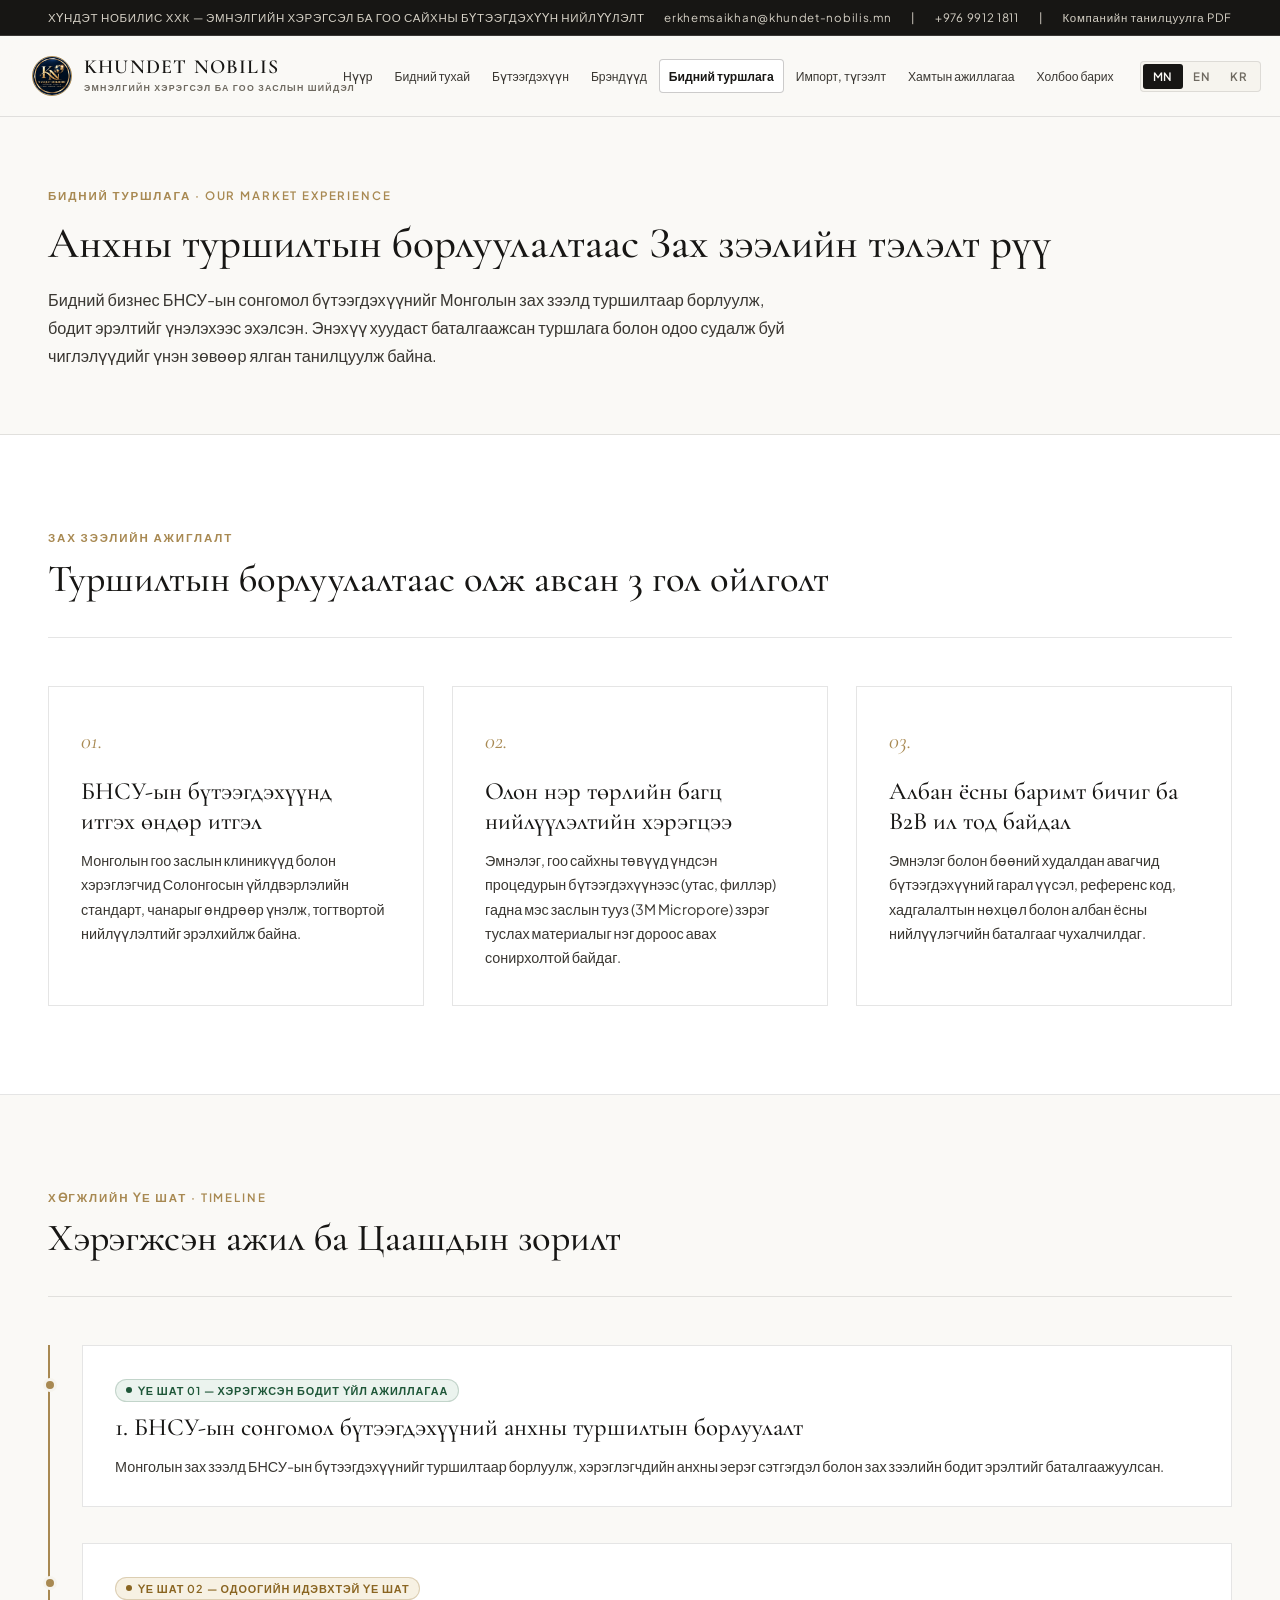
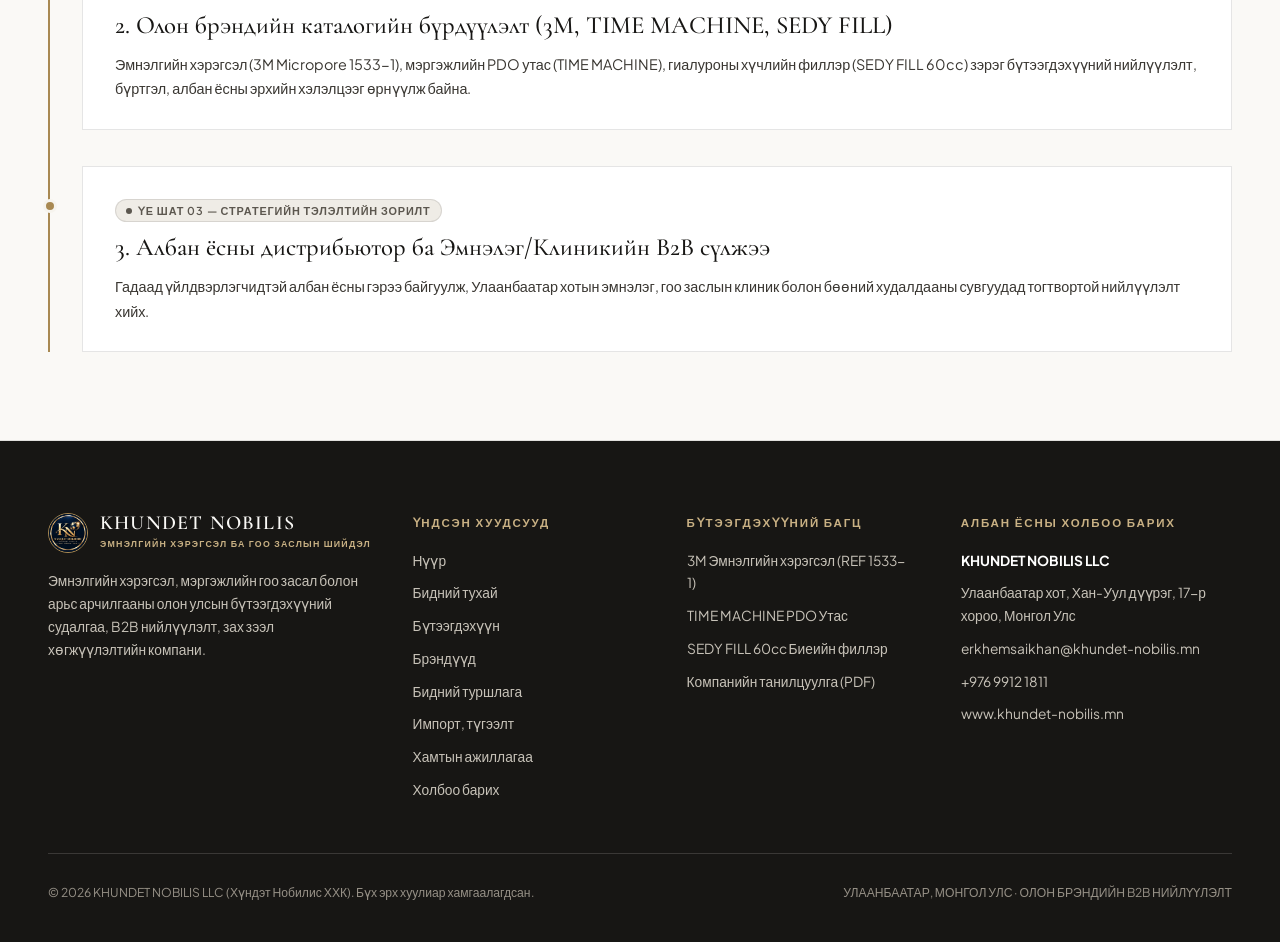
<file: experience.html>
<!DOCTYPE html>
<html lang="mn">
<head>
  <meta charset="UTF-8" />
  <meta name="viewport" content="width=device-width, initial-scale=1.0" />
  <title>Our Experience | KHUNDET NOBILIS LLC — Pilot Sales & Market Development</title>
  <meta
    name="description"
    content="Verified initial pilot sales experience, market observations, and business development timeline of Khundet Nobilis LLC in Mongolia."
  />
  <link rel="preconnect" href="https://fonts.googleapis.com" />
  <link rel="preconnect" href="https://fonts.gstatic.com" crossorigin />
  <link
    href="https://fonts.googleapis.com/css2?family=Cormorant+Garamond:ital,wght@0,500;0,600;1,400&family=Plus+Jakarta+Sans:wght@400;500;600;700&display=swap"
    rel="stylesheet"
  />
  <link rel="icon" type="image/jpeg" href="assets/logo.jpg" />
  <link rel="stylesheet" href="styles.css" />
</head>
<body>
  <div id="siteHeaderMount"></div>

  <main>
    <section class="page-hero">
      <span
        class="eyebrow"
        data-lang-mn="БИДНИЙ ТУРШЛАГА · OUR MARKET EXPERIENCE"
        data-lang-en="OUR EXPERIENCE · PILOT SALES &amp; MARKET INSIGHTS"
        data-lang-kr="시장 경험 · PILOT SALES &amp; MARKET INSIGHTS"
      >
        OUR EXPERIENCE · PILOT SALES &amp; MARKET INSIGHTS
      </span>
      <h1
        class="page-hero-title"
        data-lang-mn="Анхны туршилтын борлуулалтаас Зах зээлийн тэлэлт рүү"
        data-lang-en="From Initial Pilot Sales to Structured Market Expansion"
        data-lang-kr="한국 제품 초기 파일럿 판매에서 체계적인 시장 확장으로"
      >
        From Initial Pilot Sales to Structured Market Expansion
      </h1>
      <p
        class="page-hero-lead"
        data-lang-mn="Бидний бизнес БНСУ-ын сонгомол бүтээгдэхүүнийг Монголын зах зээлд туршилтаар борлуулж, бодит эрэлтийг үнэлэхээс эхэлсэн. Энэхүү хуудаст баталгаажсан туршлага болон одоо судалж буй чиглэлүүдийг үнэн зөвөөр ялган танилцуулж байна."
        data-lang-en="Our journey began with practical pilot sales of selected Korean products in Mongolia. Here we transparently present our verified pilot activities, market observations, and ongoing business development timeline."
        data-lang-kr="당사의 비즈니스는 엄선된 한국 제품을 몽골 시장에 시범 판매(Pilot Sales)하여 실수요를 검증하는 것에서 출발했습니다. 검증된 초기 활동과 향후 확장 로드맵을 투명하게 소개합니다."
      >
        Our journey began with practical pilot sales of selected Korean products in Mongolia.
      </p>
    </section>

    <!-- Market Observations -->
    <section class="section-block bg-white">
      <div class="section-header">
        <div>
          <span
            class="eyebrow"
            data-lang-mn="ЗАХ ЗЭЭЛИЙН АЖИГЛАЛТ"
            data-lang-en="MONGOLIAN MARKET OBSERVATIONS"
            data-lang-kr="몽골 현지 시장 관찰 및 인사이트"
          >
            MONGOLIAN MARKET OBSERVATIONS
          </span>
          <h2
            class="section-title"
            data-lang-mn="Туршилтын борлуулалтаас олж авсан 3 гол ойлголт"
            data-lang-en="Three Practical Insights from Early Market Testing"
            data-lang-kr="초기 시장 테스트를 통해 확인한 3가지 핵심 인사이트"
          >
            Three Practical Insights from Early Market Testing
          </h2>
        </div>
      </div>

      <div class="grid-3">
        <article class="corporate-card">
          <div>
            <span class="card-num">01.</span>
            <h3
              class="card-title"
              data-lang-mn="БНСУ-ын бүтээгдэхүүнд итгэх өндөр итгэл"
              data-lang-en="Strong Trust in Korean Formulations &amp; Medical Supplies"
              data-lang-kr="한국산 의료·에스테틱 제품에 대한 높은 신뢰도"
            >
              Strong Trust in Korean Formulations &amp; Medical Supplies
            </h3>
            <p
              class="card-text"
              data-lang-mn="Монголын гоо заслын клиникүүд болон хэрэглэгчид Солонгосын үйлдвэрлэлийн стандарт, чанарыг өндрөөр үнэлж, тогтвортой нийлүүлэлтийг эрэлхийлж байна."
              data-lang-en="Mongolian aesthetic practitioners and consumers demonstrate strong acceptance of Korean-manufactured products when backed by clear specification data."
              data-lang-kr="울란바토르 내 클리닉 및 소비자들은 한국 제조 기준과 품질을 높이 평가하며, 정품에 대한 안정적인 공급처를 필요로 하고 있습니다."
            >
              Mongolian aesthetic practitioners and consumers demonstrate strong acceptance of Korean-manufactured products.
            </p>
          </div>
        </article>

        <article class="corporate-card">
          <div>
            <span class="card-num">02.</span>
            <h3
              class="card-title"
              data-lang-mn="Олон нэр төрлийн багц нийлүүлэлтийн хэрэгцээ"
              data-lang-en="Demand for Bundled Multi-Category Supply"
              data-lang-kr="소모품과 에스테틱 제품의 통합 공급 수요"
            >
              Demand for Bundled Multi-Category Supply
            </h3>
            <p
              class="card-text"
              data-lang-mn="Эмнэлэг, гоо сайхны төвүүд үндсэн процедурын бүтээгдэхүүнээс (утас, филлэр) гадна мэс заслын тууз (3M Micropore) зэрэг туслах материалыг нэг дороос авах сонирхолтой байдаг."
              data-lang-en="Clinics prefer working with B2B suppliers capable of providing both aesthetic treatment items (threads, fillers) and everyday medical consumables (surgical tapes)."
              data-lang-kr="현지 클리닉들은 시술용 제품(PDO 실, 필러)과 일상적인 의료용 소모품(의료용 테이프 등)을 함께 공급받을 수 있는 B2B 파트너를 선호합니다."
            >
              Clinics prefer working with B2B suppliers capable of providing both aesthetic treatment items and everyday medical consumables.
            </p>
          </div>
        </article>

        <article class="corporate-card">
          <div>
            <span class="card-num">03.</span>
            <h3
              class="card-title"
              data-lang-mn="Албан ёсны баримт бичиг ба B2B ил тод байдал"
              data-lang-en="Importance of Specification &amp; Origin Transparency"
              data-lang-kr="명확한 제품 규격 및 정식 유통 문서의 중요성"
            >
              Importance of Specification &amp; Origin Transparency
            </h3>
            <p
              class="card-text"
              data-lang-mn="Эмнэлэг болон бөөний худалдан авагчид бүтээгдэхүүний гарал үүсэл, референс код, хадгалалтын нөхцөл болон албан ёсны нийлүүлэгчийн баталгааг чухалчилдаг."
              data-lang-en="Hospitals and clinics require clear reference codes, packaging details, and verified manufacturer relationships for long-term procurement."
              data-lang-kr="병원 및 B2B 바이어들은 장기 거래를 위해 정확한 모델명(REF), 포장 규격 및 제조사 공급 확인을 중요하게 여깁니다."
            >
              Hospitals and clinics require clear reference codes, packaging details, and verified manufacturer relationships.
            </p>
          </div>
        </article>
      </div>
    </section>

    <!-- Business Development Timeline -->
    <section class="section-block bg-alabaster">
      <div class="section-header">
        <div>
          <span
            class="eyebrow"
            data-lang-mn="ХӨГЖЛИЙН ҮЕ ШАТ · TIMELINE"
            data-lang-en="BUSINESS DEVELOPMENT TIMELINE"
            data-lang-kr="비즈니스 발전 단계 (TIMELINE)"
          >
            BUSINESS DEVELOPMENT TIMELINE
          </span>
          <h2
            class="section-title"
            data-lang-mn="Хэрэгжсэн ажил ба Цаашдын зорилт"
            data-lang-en="Verified Milestones &amp; Expansion Roadmap"
            data-lang-kr="검증된 주요 이력 및 향후 발전 로드맵"
          >
            Verified Milestones &amp; Expansion Roadmap
          </h2>
        </div>
      </div>

      <div class="timeline-list">
        <div class="timeline-item">
          <span
            class="status-badge previously_sold_verified"
            style="margin-bottom: 10px;"
            data-lang-mn="ҮЕ ШАТ 01 — ХЭРЭГЖСЭН БОДИТ ҮЙЛ АЖИЛЛАГАА"
            data-lang-en="STAGE 01 — VERIFIED COMPLETED ACTIVITY"
            data-lang-kr="STAGE 01 — 완료된 검증 이력"
          >
            STAGE 01 — VERIFIED COMPLETED ACTIVITY
          </span>
          <h3
            class="card-title"
            data-lang-mn="1. БНСУ-ын сонгомол бүтээгдэхүүний анхны туршилтын борлуулалт"
            data-lang-en="1. Initial Pilot Sales of Selected Korean Products in Mongolia"
            data-lang-kr="1. 한국 제품의 몽골 현지 초기 파일럿 판매 수행 (완료)"
          >
            1. Initial Pilot Sales of Selected Korean Products in Mongolia
          </h3>
          <p
            class="card-text"
            data-lang-mn="Монголын зах зээлд БНСУ-ын бүтээгдэхүүнийг туршилтаар борлуулж, хэрэглэгчдийн анхны эерэг сэтгэгдэл болон зах зээлийн бодит эрэлтийг баталгаажуулсан."
            data-lang-en="Conducted initial small-batch pilot sales in Ulaanbaatar, confirming positive customer feedback and practical demand for Korean beauty and aesthetic products."
            data-lang-kr="울란바토르 내 소규모 파일럿 판매를 통해 한국 뷰티 및 관련 제품에 대한 현지 고객의 긍정적인 반응과 실수요를 확인하였습니다."
          >
            Conducted initial small-batch pilot sales in Ulaanbaatar, confirming positive customer feedback.
          </p>
        </div>

        <div class="timeline-item">
          <span
            class="status-badge under_evaluation"
            style="margin-bottom: 10px;"
            data-lang-mn="ҮЕ ШАТ 02 — ОДООГИЙН ИДЭВХТЭЙ ҮЕ ШАТ"
            data-lang-en="STAGE 02 — CURRENT ACTIVE STAGE"
            data-lang-kr="STAGE 02 — 현재 진행 단계"
          >
            STAGE 02 — CURRENT ACTIVE STAGE
          </span>
          <h3
            class="card-title"
            data-lang-mn="2. Олон брэндийн каталогийн бүрдүүлэлт (3M, TIME MACHINE, SEDY FILL)"
            data-lang-en="2. Multi-Brand Portfolio Evaluation &amp; Manufacturer Outreach"
            data-lang-kr="2. 멀티 브랜드 포트폴리오 구성 및 제조사 공급 협의 (진행 중)"
          >
            2. Multi-Brand Portfolio Evaluation &amp; Manufacturer Outreach
          </h3>
          <p
            class="card-text"
            data-lang-mn="Эмнэлгийн хэрэгсэл (3M Micropore 1533-1), мэргэжлийн PDO утас (TIME MACHINE), гиалуроны хүчлийн филлэр (SEDY FILL 60cc) зэрэг бүтээгдэхүүний нийлүүлэлт, бүртгэл, албан ёсны эрхийн хэлэлцээг өрнүүлж байна."
            data-lang-en="Structuring a broader B2B catalog spanning medical consumables and aesthetic lines while engaging directly with Korean and international suppliers to confirm commercial terms and authorization."
            data-lang-kr="의료용 소모품(3M 1533-1), PDO 실(TIME MACHINE), 필러(SEDY FILL 60cc) 등 후보 품목의 공급 조건, 인허가 및 제조사 공식 협력을 추진하고 있습니다."
          >
            Structuring a broader B2B catalog spanning medical consumables and aesthetic lines while engaging directly with suppliers.
          </p>
        </div>

        <div class="timeline-item">
          <span
            class="status-badge planned_sourcing"
            style="margin-bottom: 10px;"
            data-lang-mn="ҮЕ ШАТ 03 — СТРАТЕГИЙН ТЭЛЭЛТИЙН ЗОРИЛТ"
            data-lang-en="STAGE 03 — STRATEGIC EXPANSION GOAL"
            data-lang-kr="STAGE 03 — 중장기 확장 목표"
          >
            STAGE 03 — STRATEGIC EXPANSION GOAL
          </span>
          <h3
            class="card-title"
            data-lang-mn="3. Албан ёсны дистрибьютор ба Эмнэлэг/Клиникийн B2B сүлжээ"
            data-lang-en="3. Official Distributorship Agreements &amp; B2B Channel Scaling"
            data-lang-kr="3. 공식 총판 계약 체결 및 병원·클리닉 B2B 공급망 확대 (목표)"
          >
            3. Official Distributorship Agreements &amp; B2B Channel Scaling
          </h3>
          <p
            class="card-text"
            data-lang-mn="Гадаад үйлдвэрлэгчидтэй албан ёсны гэрээ байгуулж, Улаанбаатар хотын эмнэлэг, гоо заслын клиник болон бөөний худалдааны сувгуудад тогтвортой нийлүүлэлт хийх."
            data-lang-en="Establishing formal distribution partnerships with international brand owners and expanding recurring wholesale supply to Mongolian hospitals and aesthetic clinics."
            data-lang-kr="해외 제조사와 공식 유통 계약을 체결하고 몽골 내 병원 및 에스테틱 클리닉 대상의 정기 B2B 도매 공급을 확대해 나갈 계획입니다."
          >
            Establishing formal distribution partnerships with international brand owners and expanding recurring wholesale supply.
          </p>
        </div>
      </div>
    </section>
  </main>

  <div id="siteFooterMount">
    <footer class="site-footer"><div class="footer-inner"><a href="tel:+97699121811">+976 9912 1811</a> · <a href="mailto:erkhemsaikhan@khundet-nobilis.mn">erkhemsaikhan@khundet-nobilis.mn</a></div></footer>
  </div>
  <script src="script.js"></script>
</body>
</html>
</file>
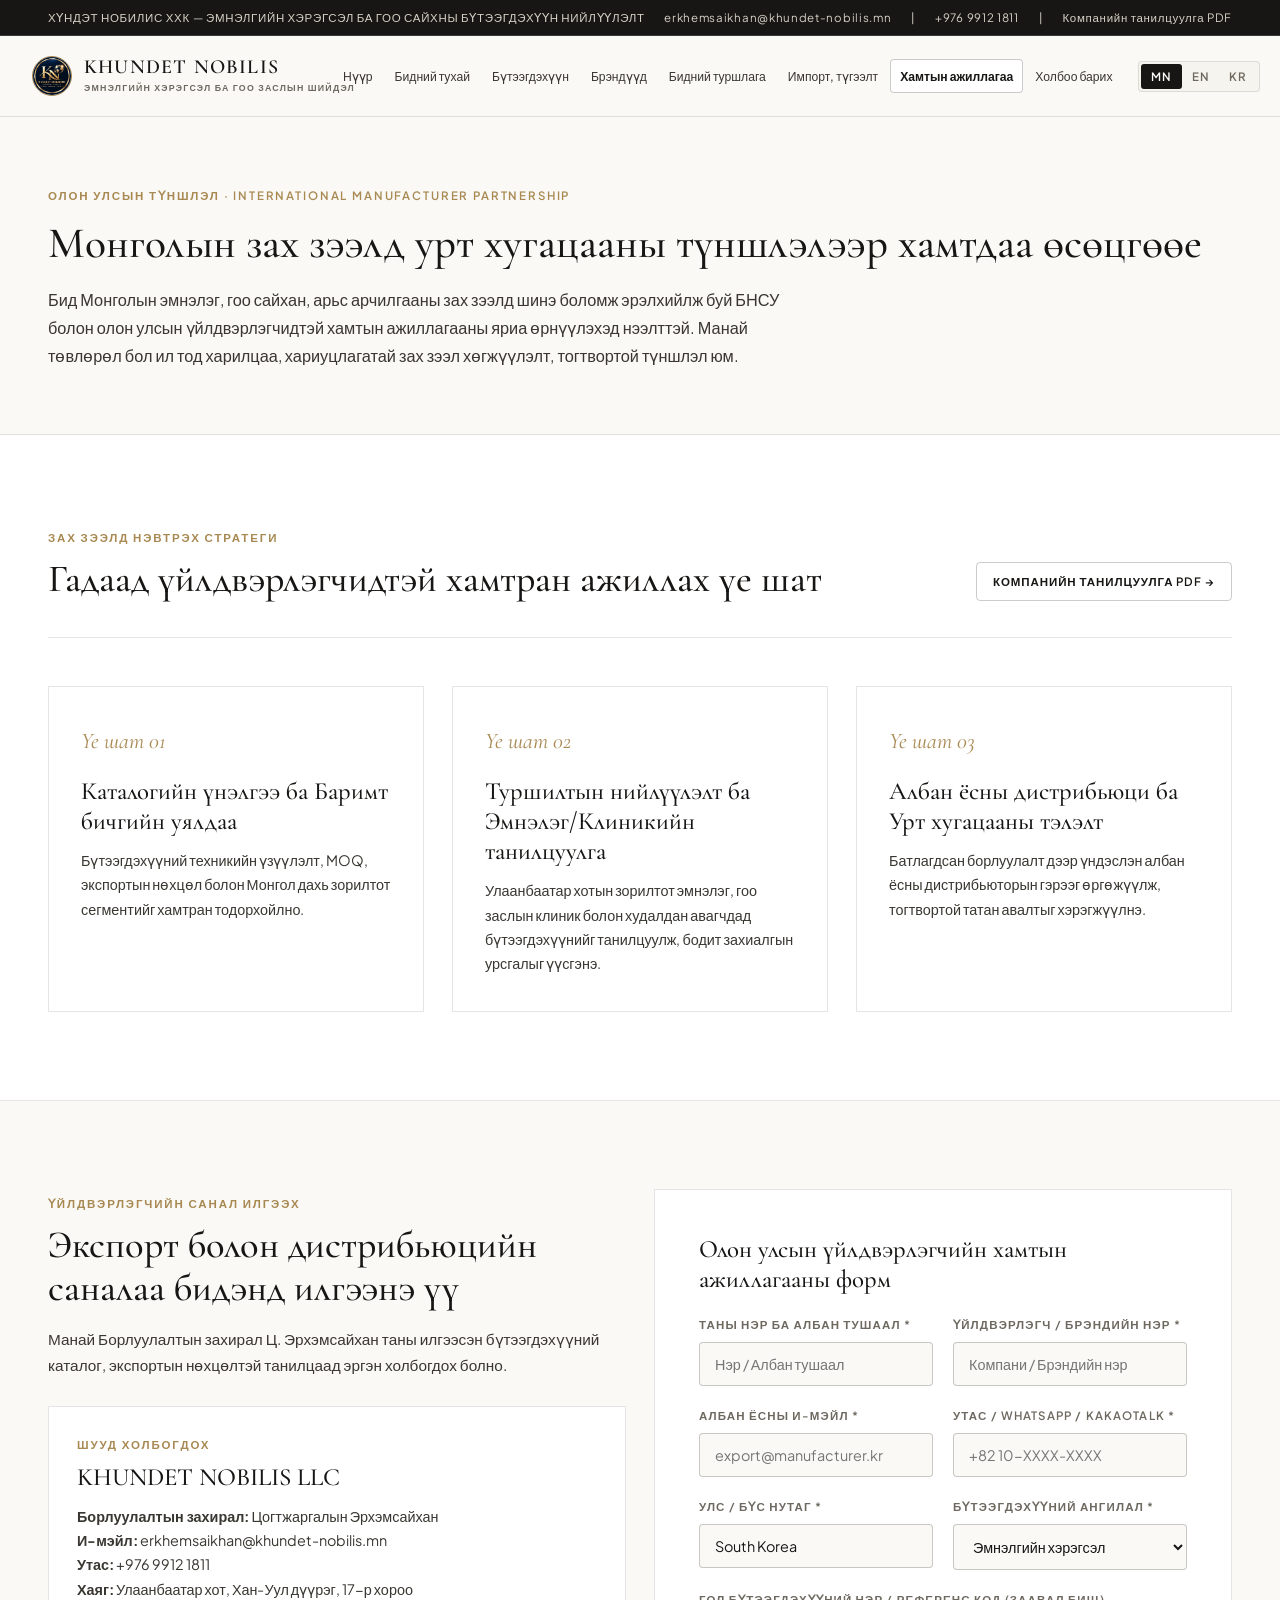
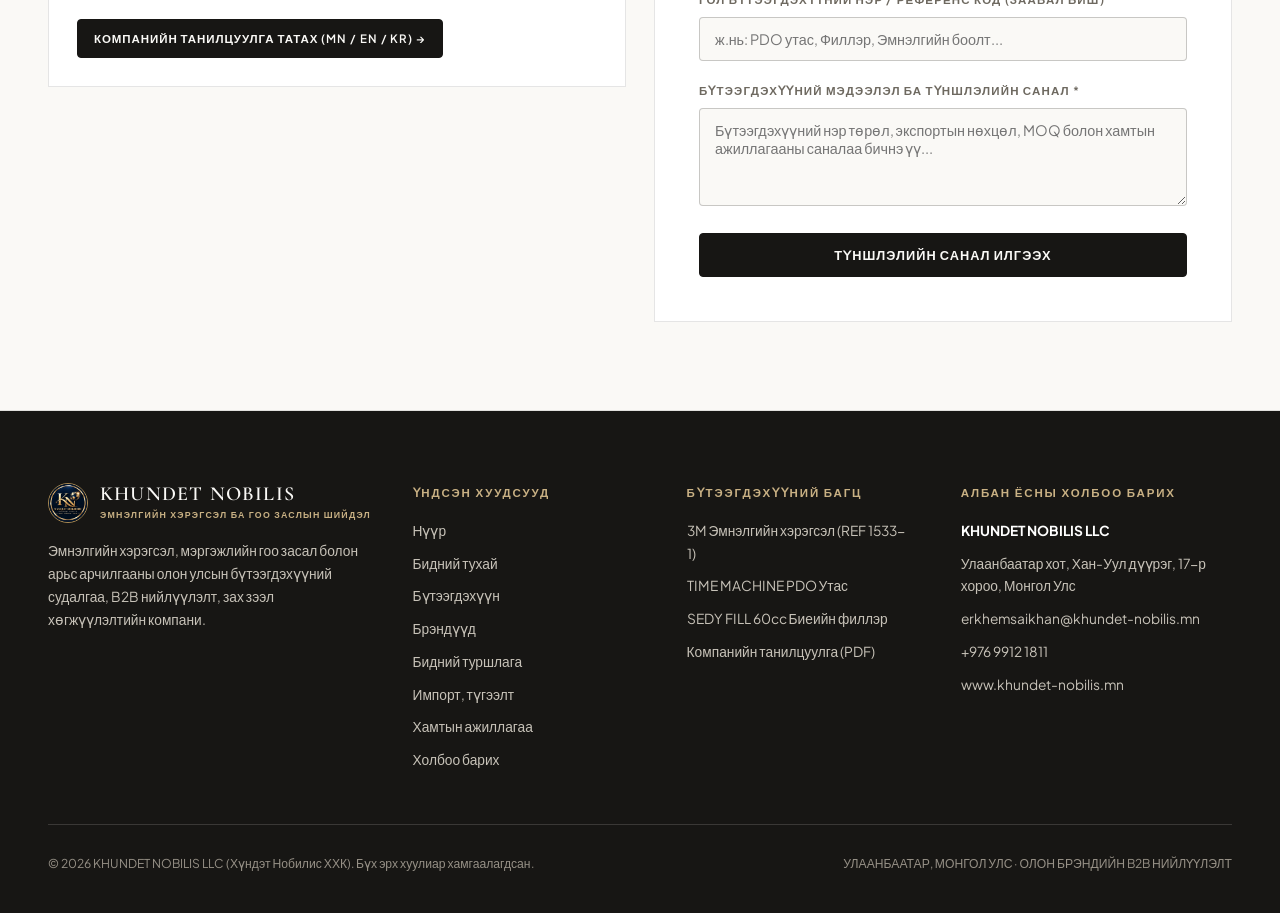
<file: partnership.html>
<!DOCTYPE html>
<html lang="mn">
<head>
  <meta charset="UTF-8" />
  <meta name="viewport" content="width=device-width, initial-scale=1.0" />
  <title>Manufacturer Partnership | KHUNDET NOBILIS LLC</title>
  <meta
    name="description"
    content="International manufacturer partnership opportunities with Khundet Nobilis LLC for South Korean and global medical supply and aesthetic brands entering Mongolia."
  />
  <link rel="preconnect" href="https://fonts.googleapis.com" />
  <link rel="preconnect" href="https://fonts.gstatic.com" crossorigin />
  <link
    href="https://fonts.googleapis.com/css2?family=Cormorant+Garamond:ital,wght@0,500;0,600;1,400&family=Plus+Jakarta+Sans:wght@400;500;600;700&display=swap"
    rel="stylesheet"
  />
  <link rel="icon" type="image/jpeg" href="assets/logo.jpg" />
  <link rel="stylesheet" href="styles.css" />
</head>
<body>
  <div id="siteHeaderMount"></div>

  <main>
    <section class="page-hero">
      <span
        class="eyebrow"
        data-lang-mn="ОЛОН УЛСЫН ТҮНШЛЭЛ · INTERNATIONAL MANUFACTURER PARTNERSHIP"
        data-lang-en="INTERNATIONAL PARTNERSHIP · FOR MANUFACTURERS &amp; BRAND OWNERS"
        data-lang-kr="글로벌 파트너십 · FOR KOREAN &amp; INTERNATIONAL MANUFACTURERS"
      >
        INTERNATIONAL PARTNERSHIP · FOR MANUFACTURERS &amp; BRAND OWNERS
      </span>
      <h1
        class="page-hero-title"
        data-lang-mn="Монголын зах зээлд урт хугацааны түншлэлээр хамтдаа өсөцгөөе"
        data-lang-en="Let's Grow Together in the Mongolian Medical &amp; Aesthetic Market"
        data-lang-kr="몽골 의료 및 메디컬 에스테틱 시장에서 함께 성장할 제조사 파트너를 모십니다"
      >
        Let's Grow Together in the Mongolian Medical &amp; Aesthetic Market
      </h1>
      <p
        class="page-hero-lead"
        data-lang-mn="Бид Монголын эмнэлэг, гоо сайхан, арьс арчилгааны зах зээлд шинэ боломж эрэлхийлж буй БНСУ болон олон улсын үйлдвэрлэгчидтэй хамтын ажиллагааны яриа өрнүүлэхэд нээлттэй. Манай төвлөрөл бол ил тод харилцаа, хариуцлагатай зах зээл хөгжүүлэлт, тогтвортой түншлэл юм."
        data-lang-en="We welcome discussions with South Korean and international manufacturers seeking reliable market entry and distribution partnerships in Mongolia. Our focus is on transparent communication, practical pilot validation, and sustainable channel growth."
        data-lang-kr="훈데트 노빌리스(Khundet Nobilis LLC)는 몽골 시장 진출 및 유통 확대를 희망하는 한국 및 글로벌 제조사와의 협의를 환영합니다. 투명한 소통과 책임감 있는 시장 개발을 통해 장기적인 파트너십을 지향합니다."
      >
        We welcome discussions with South Korean and international manufacturers seeking reliable market entry and distribution partnerships in Mongolia.
      </p>
    </section>

    <!-- Market Entry Strategy -->
    <section class="section-block bg-white">
      <div class="section-header">
        <div>
          <span
            class="eyebrow"
            data-lang-mn="ЗАХ ЗЭЭЛД НЭВТРЭХ СТРАТЕГИ"
            data-lang-en="3-STEP MARKET ENTRY FRAMEWORK"
            data-lang-kr="3단계 몽골 시장 진입 모델"
          >
            3-STEP MARKET ENTRY FRAMEWORK
          </span>
          <h2
            class="section-title"
            data-lang-mn="Гадаад үйлдвэрлэгчидтэй хамтран ажиллах үе шат"
            data-lang-en="How We Introduce &amp; Scale International Brands in Mongolia"
            data-lang-kr="해외 제조사 브랜드의 몽골 도입 및 성장 프로세스"
          >
            How We Introduce &amp; Scale International Brands in Mongolia
          </h2>
        </div>
        <a
          href="company-profile.html"
          target="_blank"
          rel="noopener"
          class="btn btn-outline btn-sm"
          data-lang-mn="Компанийн танилцуулга PDF →"
          data-lang-en="Company Profile PDF →"
          data-lang-kr="회사 소개서 PDF →"
        >
          Company Profile PDF →
        </a>
      </div>

      <div class="grid-3">
        <article class="corporate-card">
          <div>
            <span class="card-num" data-lang-mn="Үе шат 01" data-lang-en="Step 01" data-lang-kr="Step 01">Step 01</span>
            <h3
              class="card-title"
              data-lang-mn="Каталогийн үнэлгээ ба Баримт бичгийн уялдаа"
              data-lang-en="Portfolio Evaluation &amp; Documentation Review"
              data-lang-kr="제품 검토 및 기술 문서 확인"
            >
              Portfolio Evaluation &amp; Documentation Review
            </h3>
            <p
              class="card-text"
              data-lang-mn="Бүтээгдэхүүний техникийн үзүүлэлт, MOQ, экспортын нөхцөл болон Монгол дахь зорилтот сегментийг хамтран тодорхойлно."
              data-lang-en="Reviewing product specifications, export pricing, MOQ terms, and required compliance documents for the Mongolian market."
              data-lang-kr="제품 스펙, 수출 단가, MOQ 조건 및 몽골 현지 도입에 필요한 기본 서류를 상호 검토합니다."
            >
              Reviewing product specifications, export pricing, MOQ terms, and required compliance documents.
            </p>
          </div>
        </article>

        <article class="corporate-card">
          <div>
            <span class="card-num" data-lang-mn="Үе шат 02" data-lang-en="Step 02" data-lang-kr="Step 02">Step 02</span>
            <h3
              class="card-title"
              data-lang-mn="Туршилтын нийлүүлэлт ба Эмнэлэг/Клиникийн танилцуулга"
              data-lang-en="Structured Market Introduction &amp; Pilot Supply"
              data-lang-kr="파일럿 공급 및 현지 클리닉 소개"
            >
              Structured Market Introduction &amp; Pilot Supply
            </h3>
            <p
              class="card-text"
              data-lang-mn="Улаанбаатар хотын зорилтот эмнэлэг, гоо заслын клиник болон худалдан авагчдад бүтээгдэхүүнийг танилцуулж, бодит захиалгын урсгалыг үүсгэнэ."
              data-lang-en="Introducing the product line to Ulaanbaatar hospitals, aesthetic clinics, and wholesale buyers to validate recurring order volume."
              data-lang-kr="울란바토르 내 주요 병원, 에스테틱 클리닉 및 도매 채널에 제품을 소개하고 실질적인 발주 수요를 검증합니다."
            >
              Introducing the product line to Ulaanbaatar hospitals, aesthetic clinics, and wholesale buyers.
            </p>
          </div>
        </article>

        <article class="corporate-card">
          <div>
            <span class="card-num" data-lang-mn="Үе шат 03" data-lang-en="Step 03" data-lang-kr="Step 03">Step 03</span>
            <h3
              class="card-title"
              data-lang-mn="Албан ёсны дистрибьюци ба Урт хугацааны тэлэлт"
              data-lang-en="Official Distributorship &amp; Long-Term Scaling"
              data-lang-kr="공식 총판/유통 계약 및 장기 성장"
            >
              Official Distributorship &amp; Long-Term Scaling
            </h3>
            <p
              class="card-text"
              data-lang-mn="Батлагдсан борлуулалт дээр үндэслэн албан ёсны дистрибьюторын гэрээг өргөжүүлж, тогтвортой татан авалтыг хэрэгжүүлнэ."
              data-lang-en="Formalizing long-term distributorship agreements and scaling supply across our growing B2B customer base."
              data-lang-kr="검증된 시장 성과를 바탕으로 공식 유통 계약을 확대하고 정기적인 물량 공급 및 브랜드 성장을 추진합니다."
            >
              Formalizing long-term distributorship agreements and scaling supply across our B2B network.
            </p>
          </div>
        </article>
      </div>
    </section>

    <!-- Manufacturer Inquiry Form -->
    <section class="section-block bg-alabaster">
      <div class="grid-2">
        <div>
          <span
            class="eyebrow"
            data-lang-mn="ҮЙЛДВЭРЛЭГЧИЙН САНАЛ ИЛГЭЭХ"
            data-lang-en="MANUFACTURER INQUIRY DESK"
            data-lang-kr="제조사 수출·파트너십 제안 접수"
          >
            MANUFACTURER INQUIRY DESK
          </span>
          <h2
            class="section-title"
            data-lang-mn="Экспорт болон дистрибьюцийн саналаа бидэнд илгээнэ үү"
            data-lang-en="Submit Your Brand &amp; Export Proposal"
            data-lang-kr="귀사의 브랜드 및 몽골 수출 제안을 보내주십시오"
          >
            Submit Your Brand &amp; Export Proposal
          </h2>
          <p
            class="section-desc"
            style="margin: 16px 0 28px;"
            data-lang-mn="Манай Борлуулалтын захирал Ц. Эрхэмсайхан таны илгээсэн бүтээгдэхүүний каталог, экспортын нөхцөлтэй танилцаад эргэн холбогдох болно."
            data-lang-en="Our Sales Director, Erkhemsaikhan Tsogtjargal, reviews all international manufacturer inquiries directly. You may also download our trilingual Company Profile PDF."
            data-lang-kr="보내주신 제안서와 카탈로그는 담당 이사(초그트자르갈 에르헴사이한)가 직접 검토 후 신속히 회신드립니다."
          >
            Our Sales Director reviews all international manufacturer inquiries directly.
          </p>

          <div class="corporate-card" style="padding: 28px;">
            <span class="eyebrow" data-lang-mn="ШУУД ХОЛБОГДОХ" data-lang-en="DIRECT EXECUTIVE CONTACT" data-lang-kr="담당 임원 직통 연락처">DIRECT EXECUTIVE CONTACT</span>
            <h3 class="card-title" style="margin-top:8px;">KHUNDET NOBILIS LLC</h3>
            <p
              class="card-text"
              data-html="true"
              data-lang-mn="<strong>Борлуулалтын захирал:</strong> Цогтжаргалын Эрхэмсайхан<br /><strong>И-мэйл:</strong> <a href='mailto:erkhemsaikhan@khundet-nobilis.mn'>erkhemsaikhan@khundet-nobilis.mn</a><br /><strong>Утас:</strong> <a href='tel:+97699121811'>+976 9912 1811</a><br /><strong>Хаяг:</strong> Улаанбаатар хот, Хан-Уул дүүрэг, 17-р хороо"
              data-lang-en="<strong>Sales Director:</strong> Erkhemsaikhan Tsogtjargal<br /><strong>Email:</strong> <a href='mailto:erkhemsaikhan@khundet-nobilis.mn'>erkhemsaikhan@khundet-nobilis.mn</a><br /><strong>Phone:</strong> <a href='tel:+97699121811'>+976 9912 1811</a><br /><strong>Location:</strong> Khan-Uul District, 17th Khoroo, Ulaanbaatar, Mongolia"
              data-lang-kr="<strong>담당 이사:</strong> 초그트자르갈 에르헴사이한 (Sales Director)<br /><strong>이메일:</strong> <a href='mailto:erkhemsaikhan@khundet-nobilis.mn'>erkhemsaikhan@khundet-nobilis.mn</a><br /><strong>연락처:</strong> <a href='tel:+97699121811'>+976 9912 1811</a><br /><strong>소재지:</strong> 몽골 울란바토르 항울구 17동"
            >
              <strong>Sales Director:</strong> Erkhemsaikhan Tsogtjargal<br />
              <strong>Email:</strong> <a href="mailto:erkhemsaikhan@khundet-nobilis.mn">erkhemsaikhan@khundet-nobilis.mn</a><br />
              <strong>Phone:</strong> <a href="tel:+97699121811">+976 9912 1811</a><br />
              <strong>Location:</strong> Khan-Uul District, 17th Khoroo, Ulaanbaatar, Mongolia
            </p>
            <div style="margin-top: 18px;">
              <a
                href="company-profile.html"
                target="_blank"
                rel="noopener"
                class="btn btn-primary btn-sm"
                data-lang-mn="Компанийн танилцуулга татах (MN / EN / KR) →"
                data-lang-en="Download Company Profile (MN / EN / KR) →"
                data-lang-kr="회사 소개서 열기 / PDF 저장 (MN / EN / KR) →"
              >
                Download Company Profile (MN / EN / KR) →
              </a>
            </div>
          </div>
        </div>

        <div class="form-box">
          <h3
            class="card-title"
            style="margin-bottom: 20px;"
            data-lang-mn="Олон улсын үйлдвэрлэгчийн хамтын ажиллагааны форм"
            data-lang-en="International Manufacturer Partnership Form"
            data-lang-kr="해외 제조사 파트너십 제안 양식"
          >
            International Manufacturer Partnership Form
          </h3>

          <form class="b2b-verified-form" data-default-inquiry-type="Manufacturer / Distributorship Proposal" novalidate>
            <div class="honeypot-field" aria-hidden="true">
              <input type="text" name="website" class="honeypot-input" tabindex="-1" autocomplete="off" />
            </div>

            <div class="form-row-2">
              <div class="field-group">
                <label data-lang-mn="Таны нэр ба Албан тушаал *" data-lang-en="Full Name &amp; Title *" data-lang-kr="성함 및 직함 *">Full Name &amp; Title *</label>
                <input
                  type="text"
                  name="fullName"
                  class="form-input"
                  required
                  placeholder="Park Ji-hoon / Overseas Sales"
                  data-ph-mn="Нэр / Албан тушаал"
                  data-ph-en="e.g. Park Ji-hoon / Overseas Sales"
                  data-ph-kr="예: 박지훈 / 해외영업팀"
                />
              </div>
              <div class="field-group">
                <label data-lang-mn="Үйлдвэрлэгч / Брэндийн нэр *" data-lang-en="Manufacturer / Brand Name *" data-lang-kr="제조사 / 브랜드명 *">Manufacturer / Brand Name *</label>
                <input
                  type="text"
                  name="companyName"
                  class="form-input"
                  required
                  placeholder="Company Co., Ltd."
                  data-ph-mn="Компани / Брэндийн нэр"
                  data-ph-en="Company Co., Ltd."
                  data-ph-kr="회사명 / 브랜드명"
                />
              </div>
            </div>

            <div class="form-row-2">
              <div class="field-group">
                <label data-lang-mn="Албан ёсны и-мэйл *" data-lang-en="Business Email *" data-lang-kr="비즈니스 이메일 *">Business Email *</label>
                <input type="email" name="email" class="form-input" required placeholder="export@manufacturer.kr" />
              </div>
              <div class="field-group">
                <label data-lang-mn="Утас / WhatsApp / KakaoTalk *" data-lang-en="Phone / WhatsApp / KakaoTalk *" data-lang-kr="연락처 / WhatsApp / 카카오톡 *">Phone / WhatsApp / KakaoTalk *</label>
                <input type="text" name="phone" class="form-input" required placeholder="+82 10-XXXX-XXXX" />
              </div>
            </div>

            <div class="form-row-2">
              <div class="field-group">
                <label data-lang-mn="Улс / Бүс нутаг *" data-lang-en="Country of Origin *" data-lang-kr="국가 / 지역 *">Country of Origin *</label>
                <input type="text" name="country" class="form-input" required value="South Korea" />
              </div>
              <div class="field-group">
                <label data-lang-mn="Бүтээгдэхүүний ангилал *" data-lang-en="Product Category *" data-lang-kr="제품 카테고리 *">Product Category *</label>
                <select name="category" class="form-input" required>
                  <option value="Medical Consumables" data-lang-mn="Эмнэлгийн хэрэгсэл" data-lang-en="Medical Consumables" data-lang-kr="의료용 소모품">Medical Consumables</option>
                  <option value="Professional Aesthetic Threads" data-lang-mn="Мэргэжлийн PDO утас" data-lang-en="Professional Aesthetic Threads (PDO)" data-lang-kr="프로페셔널 에스테틱 실 (PDO)">Professional Aesthetic Threads (PDO)</option>
                  <option value="Professional Medical Aesthetics" data-lang-mn="Мэргэжлийн гоо засал (Филлэр / Бүүстер)" data-lang-en="Medical Aesthetics (Fillers / Boosters)" data-lang-kr="메디컬 에스테틱 (필러 / 스킨부스터)">Medical Aesthetics (Fillers / Boosters)</option>
                  <option value="Derma-Cosmetics & Skincare" data-lang-mn="Дерма-космецевтик ба Арьс арчилгаа" data-lang-en="Derma-Cosmetics &amp; Post-Procedure Care" data-lang-kr="더마 코스메틱 및 시술 후 케어">Derma-Cosmetics &amp; Post-Procedure Care</option>
                  <option value="Multi-Category Portfolio" data-lang-mn="Олон ангиллын багц" data-lang-en="Multi-Category Portfolio" data-lang-kr="멀티 카테고리 포트폴리오">Multi-Category Portfolio</option>
                </select>
              </div>
            </div>

            <div class="field-group">
              <label data-lang-mn="Гол бүтээгдэхүүний нэр / Референс код (Заавал биш)" data-lang-en="Key Product Name / Reference Code (Optional)" data-lang-kr="주요 품목명 / 모델 코드 (선택사항)">Key Product Name / Reference Code (Optional)</label>
              <input
                type="text"
                name="productRef"
                class="form-input"
                placeholder="e.g. PDO Thread Series, HA Filler 60cc, Surgical Consumables"
                data-ph-mn="ж.нь: PDO утас, Филлэр, Эмнэлгийн боолт..."
                data-ph-en="e.g. PDO Thread Series, HA Filler 60cc, Surgical Consumables"
                data-ph-kr="예: PDO 리프팅 실, 필러 60cc, 의료용 소모품 등"
              />
            </div>

            <div class="field-group">
              <label data-lang-mn="Бүтээгдэхүүний мэдээлэл ба Түншлэлийн санал *" data-lang-en="Product Lines, Certifications &amp; Partnership Proposal *" data-lang-kr="주요 제품군 및 파트너십 제안 내용 *">Product Lines, Certifications &amp; Partnership Proposal *</label>
              <textarea
                name="message"
                rows="4"
                class="form-input"
                required
                placeholder="Please describe your key products, export availability for Mongolia, MOQ, and partnership goals..."
                data-ph-mn="Бүтээгдэхүүний нэр төрөл, экспортын нөхцөл, MOQ болон хамтын ажиллагааны саналаа бичнэ үү..."
                data-ph-en="Please describe your key products, export availability for Mongolia, MOQ, and partnership goals..."
                data-ph-kr="주요 취급 품목, 몽골 수출 조건(MOQ 등) 및 파트너십 제안 내용을 입력해 주십시오..."
              ></textarea>
            </div>

            <button
              type="submit"
              class="btn btn-primary"
              style="width: 100%;"
              data-lang-mn="Түншлэлийн санал илгээх"
              data-lang-en="Submit Partnership Proposal"
              data-lang-kr="파트너십 제안서 제출하기"
            >
              Submit Partnership Proposal
            </button>

            <div class="form-status-banner" role="status" aria-live="polite" style="display:none;"></div>
          </form>
        </div>
      </div>
    </section>
  </main>

  <div id="siteFooterMount"></div>
  <script src="script.js"></script>
</body>
</html>
</file>
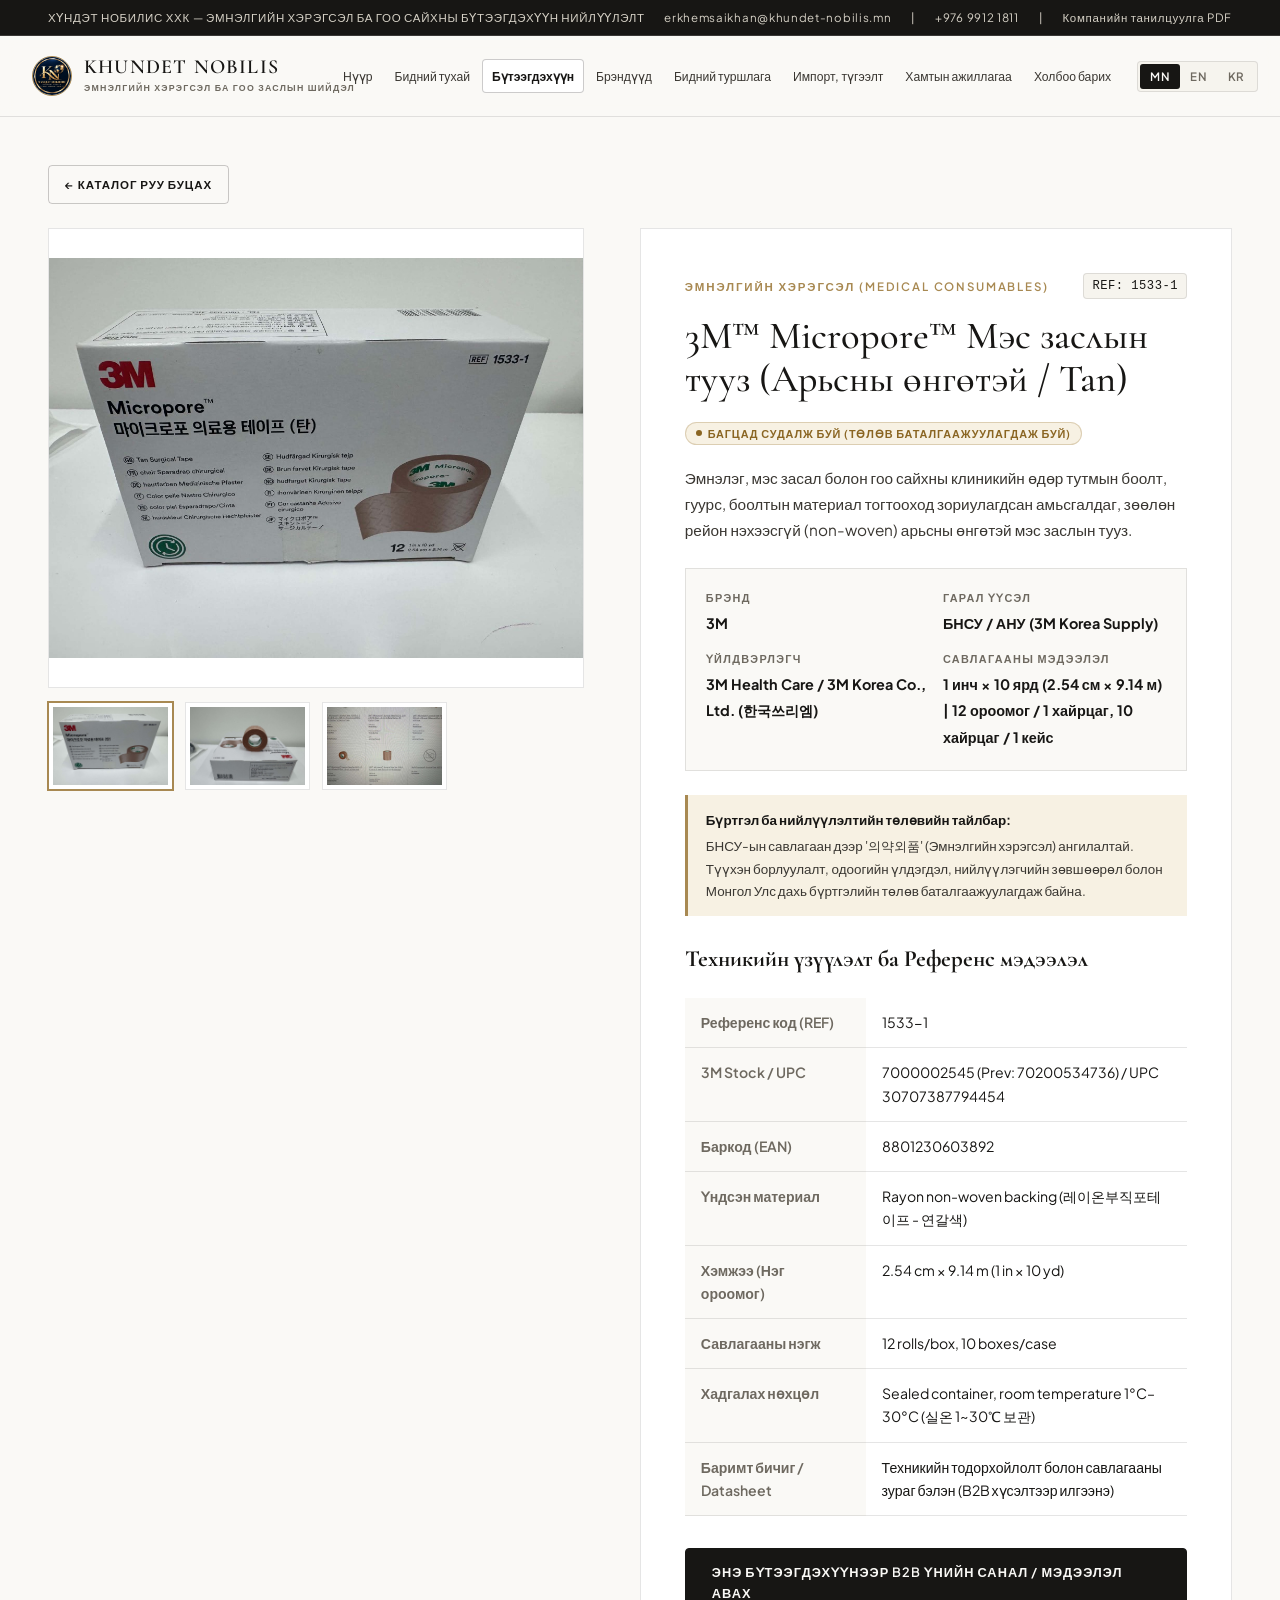
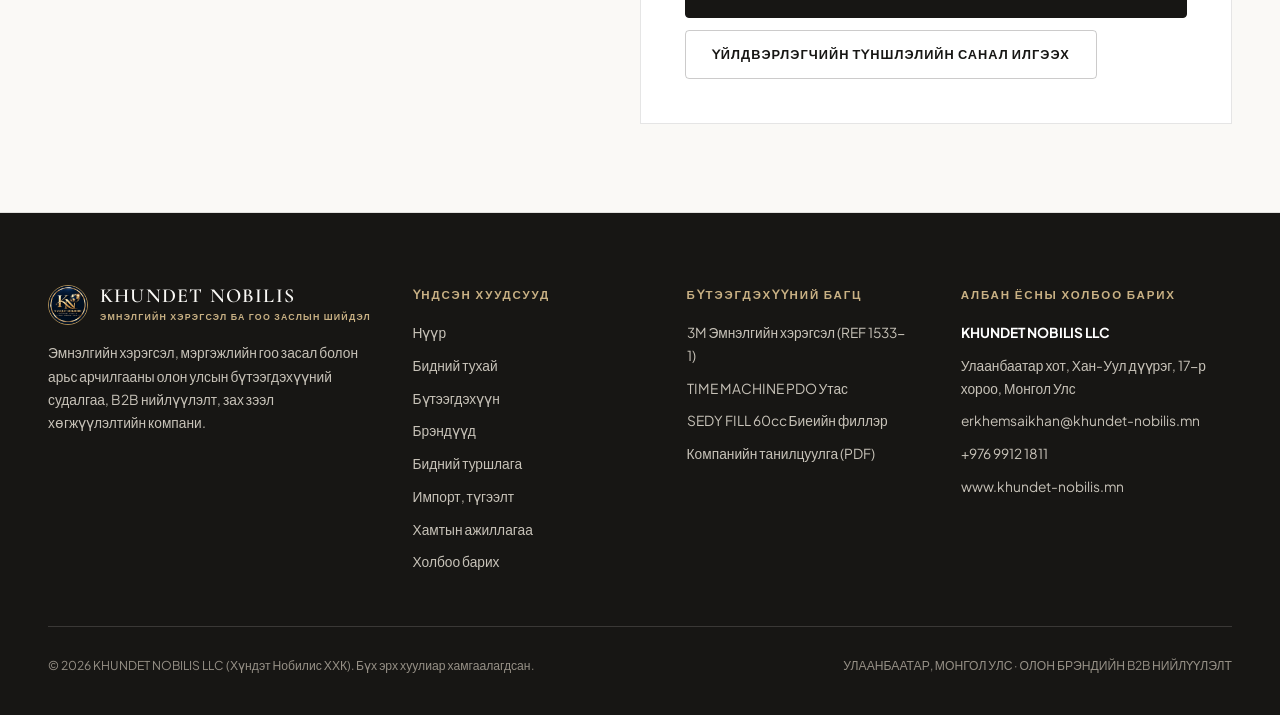
<file: product.html>
<!DOCTYPE html>
<html lang="mn">
<head>
  <meta charset="UTF-8" />
  <meta name="viewport" content="width=device-width, initial-scale=1.0" />
  <title>Product Specifications | KHUNDET NOBILIS LLC — B2B Catalog</title>
  <meta
    name="description"
    content="Detailed product specifications, packaging information, reference codes, and B2B inquiry for Khundet Nobilis LLC medical and aesthetic portfolio."
  />
  <link rel="preconnect" href="https://fonts.googleapis.com" />
  <link rel="preconnect" href="https://fonts.gstatic.com" crossorigin />
  <link
    href="https://fonts.googleapis.com/css2?family=Cormorant+Garamond:ital,wght@0,500;0,600;1,400&family=Plus+Jakarta+Sans:wght@400;500;600;700&display=swap"
    rel="stylesheet"
  />
  <link rel="icon" type="image/jpeg" href="assets/logo.jpg" />
  <link rel="stylesheet" href="styles.css" />
</head>
<body>
  <div id="siteHeaderMount"></div>

  <main>
    <section class="section-block bg-alabaster" style="padding-top: 48px;">
      <!-- Dynamically populated by script.js -> renderProductDetailPage() -->
      <div id="productDetailMount"></div>
    </section>
  </main>

  <div id="siteFooterMount">
    <footer class="site-footer"><div class="footer-inner"><a href="tel:+97699121811">+976 9912 1811</a> · <a href="mailto:erkhemsaikhan@khundet-nobilis.mn">erkhemsaikhan@khundet-nobilis.mn</a></div></footer>
  </div>
  <script src="script.js"></script>
</body>
</html>
</file>
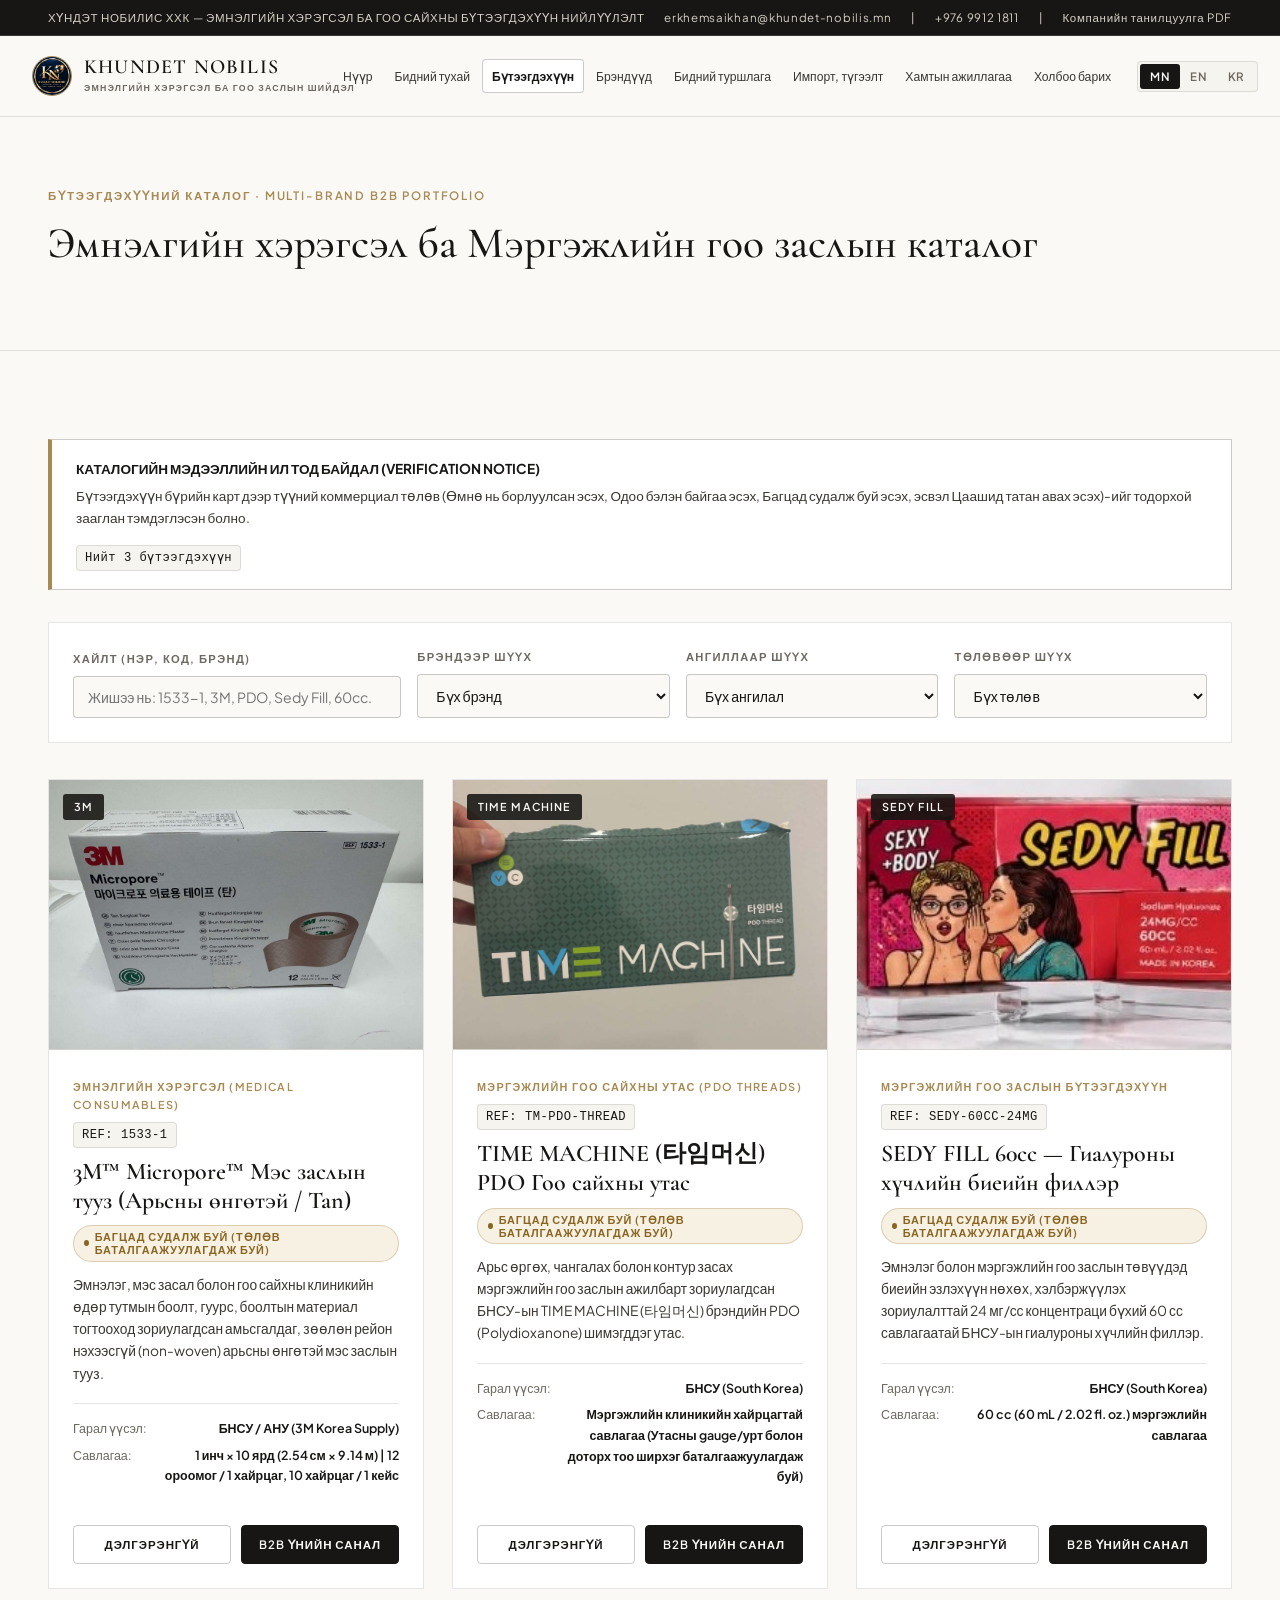
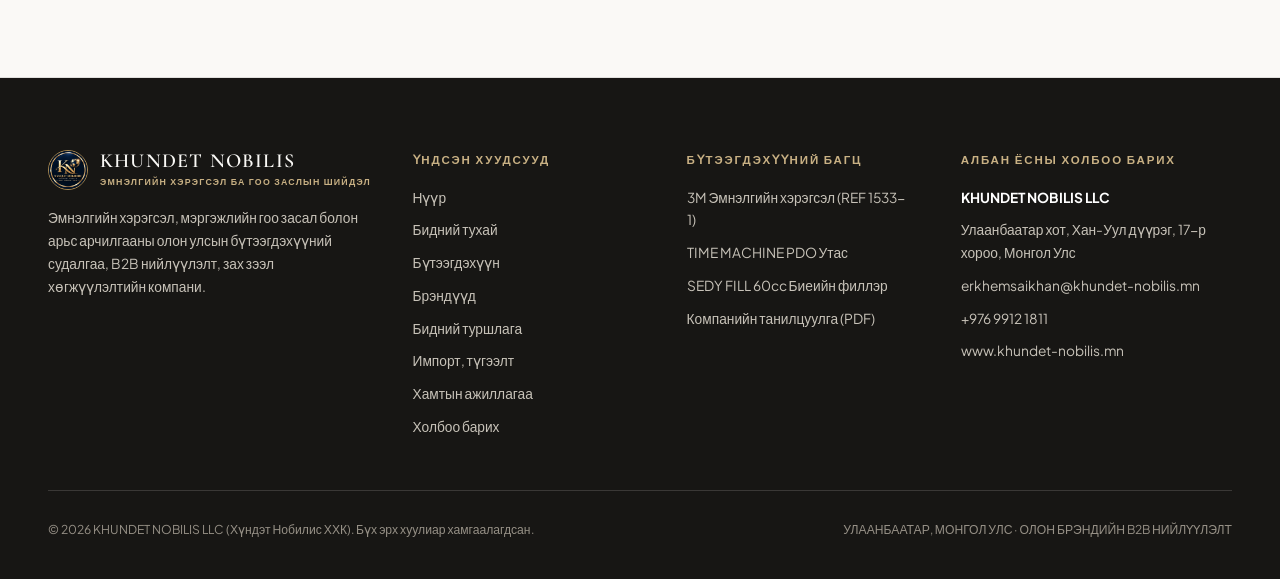
<file: products.html>
<!DOCTYPE html>
<html lang="mn">
<head>
  <meta charset="UTF-8" />
  <meta name="viewport" content="width=device-width, initial-scale=1.0" />
  <title>Products Catalog | KHUNDET NOBILIS LLC — 3M, TIME MACHINE, SEDY FILL</title>
  <meta
    name="description"
    content="Searchable B2B medical supply and professional aesthetic product catalog of Khundet Nobilis LLC: 3M Micropore Surgical Tape (1533-1), TIME MACHINE PDO Thread, SEDY FILL 60cc."
  />
  <link rel="preconnect" href="https://fonts.googleapis.com" />
  <link rel="preconnect" href="https://fonts.gstatic.com" crossorigin />
  <link
    href="https://fonts.googleapis.com/css2?family=Cormorant+Garamond:ital,wght@0,500;0,600;1,400&family=Plus+Jakarta+Sans:wght@400;500;600;700&display=swap"
    rel="stylesheet"
  />
  <link rel="icon" type="image/jpeg" href="assets/logo.jpg" />
  <link rel="stylesheet" href="styles.css" />
</head>
<body>
  <div id="siteHeaderMount"></div>

  <main>
    <section class="page-hero">
      <span
        class="eyebrow"
        data-lang-mn="БҮТЭЭГДЭХҮҮНИЙ КАТАЛОГ · MULTI-BRAND B2B PORTFOLIO"
        data-lang-en="PRODUCT CATALOG · MULTI-BRAND B2B PORTFOLIO"
        data-lang-kr="제품 카탈로그 · MULTI-BRAND B2B PORTFOLIO"
      >
        PRODUCT CATALOG · MULTI-BRAND B2B PORTFOLIO
      </span>
      <h1
        class="page-hero-title"
        data-lang-mn="Эмнэлгийн хэрэгсэл ба Мэргэжлийн гоо заслын каталог"
        data-lang-en="Medical Consumables &amp; Professional Aesthetic Product Catalog"
        data-lang-kr="의료용 소모품 및 프로페셔널 에스테틱 카탈로그"
      </h1>
      <p
        class="page-hero-lead"
        data-lang-mn="Бүтээгдэхүүний нэр, референс код (1533-1, 60cc), брэнд болон коммерциал төлөвөөр хайж шүүх боломжтой B2B каталог."
        data-lang-en="Filter by brand, clinical category, reference code, or commercial verification status. Click any item to inspect full packaging photographs and technical specifications."
        data-lang-kr="브랜드, 카테고리, 레퍼런스 코드(1533-1 등) 및 상업적 상태별로 검색·필터링할 수 있는 B2B 제품 카탈로그입니다."
      >
        Filter by brand, clinical category, reference code, or commercial verification status.
      </p>
    </section>

    <section class="section-block bg-alabaster">
      <!-- Commercial Status Transparency Notice -->
      <div class="catalog-Verification-banner">
        <div>
          <strong
            style="color: var(--text-charcoal); display: block; margin-bottom: 4px;"
            data-lang-mn="КАТАЛОГИЙН МЭДЭЭЛЛИЙН ИЛ ТОД БАЙДАЛ (VERIFICATION NOTICE)"
            data-lang-en="PORTFOLIO STATUS &amp; VERIFICATION DISCLOSURE"
            data-lang-kr="포트폴리오 상태 구분 및 투명성 안내"
          >
            PORTFOLIO STATUS &amp; VERIFICATION DISCLOSURE
          </strong>
          <span
            data-lang-mn="Бүтээгдэхүүн бүрийн карт дээр түүний коммерциал төлөв (Өмнө нь борлуулсан эсэх, Одоо бэлэн байгаа эсэх, Багцад судалж буй эсэх, эсвэл Цаашид татан авах эсэх)-ийг тодорхой зааглан тэмдэглэсэн болно."
            data-lang-en="Each product entry explicitly distinguishes between verified sales/inventory status, candidates currently under evaluation, and categories planned for future sourcing."
            data-lang-kr="각 품목은 '기판매 확인', '현재 공급 가능', '포트폴리오 검토 중(상세 이력 확인 대기)', '향후 소싱 예정'의 4단계 상태로 명확히 구분되어 표시됩니다."
          >
            Each product entry explicitly distinguishes between verified sales/inventory status, candidates currently under evaluation, and categories planned for future sourcing.
          </span>
        </div>
        <span class="mono-code" id="catalogCountDisplay">Showing products</span>
      </div>

      <!-- Search & Filter Controls -->
      <div class="catalog-controls-panel">
        <div class="control-group">
          <label
            for="catalogSearchInput"
            data-lang-mn="ХАЙЛТ (НЭР, КОД, БРЭНД)"
            data-lang-en="SEARCH (NAME, REF CODE, BRAND)"
            data-lang-kr="검색 (제품명, 모델명, 브랜드)"
          >
            SEARCH (NAME, REF CODE, BRAND)
          </label>
          <input
            type="search"
            id="catalogSearchInput"
            class="catalog-input"
            placeholder="1533-1, 3M, PDO, Sedy Fill, 60cc..."
            data-ph-mn="Жишээ нь: 1533-1, 3M, PDO, Sedy Fill, 60cc..."
            data-ph-en="e.g. 1533-1, 3M, PDO, Sedy Fill, 60cc..."
            data-ph-kr="예: 1533-1, 3M, PDO, Sedy Fill, 60cc..."
          />
        </div>

        <div class="control-group">
          <label
            for="catalogBrandFilter"
            data-lang-mn="БРЭНДЭЭР ШҮҮХ"
            data-lang-en="FILTER BY BRAND"
            data-lang-kr="브랜드별 필터"
          >
            FILTER BY BRAND
          </label>
          <select id="catalogBrandFilter" class="catalog-select">
            <option value="all" data-lang-mn="Бүх брэнд" data-lang-en="All Brands" data-lang-kr="전체 브랜드">All Brands</option>
            <option value="3M" data-lang-mn="3M Health Care" data-lang-en="3M Health Care" data-lang-kr="3M Health Care">3M Health Care</option>
            <option value="TIME MACHINE" data-lang-mn="TIME MACHINE (타임머신)" data-lang-en="TIME MACHINE (타임머신)" data-lang-kr="TIME MACHINE (타임머신)">TIME MACHINE (타임머신)</option>
            <option value="SEDY FILL" data-lang-mn="SEDY FILL" data-lang-en="SEDY FILL" data-lang-kr="SEDY FILL (세디 필)">SEDY FILL</option>
          </select>
        </div>

        <div class="control-group">
          <label
            for="catalogCategoryFilter"
            data-lang-mn="АНГИЛЛААР ШҮҮХ"
            data-lang-en="FILTER BY CATEGORY"
            data-lang-kr="카테고리별 필터"
          >
            FILTER BY CATEGORY
          </label>
          <select id="catalogCategoryFilter" class="catalog-select">
            <option value="all" data-lang-mn="Бүх ангилал" data-lang-en="All Categories" data-lang-kr="전체 카테고리">All Categories</option>
            <option value="medical-consumables" data-lang-mn="Эмнэлгийн хэрэгсэл" data-lang-en="Medical Consumables" data-lang-kr="의료용 소모품">Medical Consumables</option>
            <option value="aesthetic-threads" data-lang-mn="Мэргэжлийн PDO утас" data-lang-en="Professional Aesthetic Threads" data-lang-kr="프로페셔널 에스테틱 실">Professional Aesthetic Threads</option>
            <option value="medical-aesthetics" data-lang-mn="Мэргэжлийн гоо засал" data-lang-en="Professional Medical Aesthetics" data-lang-kr="프로페셔널 메디컬 에스테틱">Professional Medical Aesthetics</option>
          </select>
        </div>

        <div class="control-group">
          <label
            for="catalogStatusFilter"
            data-lang-mn="ТӨЛӨВӨӨР ШҮҮХ"
            data-lang-en="PRODUCT STATUS"
            data-lang-kr="상업적 상태 필터"
          >
            PRODUCT STATUS
          </label>
          <select id="catalogStatusFilter" class="catalog-select">
            <option value="all" data-lang-mn="Бүх төлөв" data-lang-en="All Statuses" data-lang-kr="전체 상태">All Statuses</option>
            <option value="under_evaluation" data-lang-mn="Багцад судалж буй (Төлөв баталгаажуулагдаж буй)" data-lang-en="Under Evaluation (Pending Confirmation)" data-lang-kr="포트폴리오 검토 중 (이력 확인 대기)">Under Evaluation (Pending Confirmation)</option>
            <option value="planned_sourcing" data-lang-mn="Цаашид татан авахаар төлөвлөж буй" data-lang-en="Planned for Future Sourcing" data-lang-kr="향후 소싱 예정">Planned for Future Sourcing</option>
            <option value="currently_available_verified" data-lang-mn="Одоо бэлэн байгаа — Баталгаажсан" data-lang-en="Currently Available — Verified" data-lang-kr="현재 공급 가능 — 확인됨">Currently Available — Verified</option>
            <option value="previously_sold_verified" data-lang-mn="Өмнө нь борлуулсан — Баталгаажсан" data-lang-en="Previously Sold — Verified" data-lang-kr="기판매 이력 — 확인됨">Previously Sold — Verified</option>
          </select>
        </div>
      </div>

      <!-- Product Grid Mount -->
      <div class="product-catalog-grid" id="catalogProductsGrid"></div>
    </section>
  </main>

  <div id="siteFooterMount">
    <footer class="site-footer"><div class="footer-inner"><a href="tel:+97699121811">+976 9912 1811</a> · <a href="mailto:erkhemsaikhan@khundet-nobilis.mn">erkhemsaikhan@khundet-nobilis.mn</a></div></footer>
  </div>
  <script src="script.js"></script>
</body>
</html>
</file>
<file: styles.css>
/* ==========================================================================
   KHUNDET NOBILIS LLC — MULTI-PAGE B2B MEDICAL & AESTHETIC CORPORATE DESIGN
   Visual Direction: Warm Ivory & White, Deep Charcoal, Muted Champagne-Gold
   Architecture: Multi-Page Semantic HTML5 + Responsive B2B Catalog Grid
   ========================================================================== */

:root {
  --bg-ivory: #F6F4EE;
  --bg-alabaster: #FAF9F6;
  --bg-white: #FFFFFF;
  --bg-sand: #ECE8DF;
  --bg-charcoal: #171614;
  --bg-charcoal-soft: #211F1C;

  --text-charcoal: #171614;
  --text-body: #3A3732;
  --text-muted: #6E6960;
  --text-light: #9B958B;

  --champagne: #A88952;
  --champagne-hover: #8F7240;
  --champagne-light: #C9B184;
  --champagne-pale: rgba(168, 137, 82, 0.11);

  --status-verified-bg: #EBF3EE;
  --status-verified-text: #1E5638;
  --status-eval-bg: #F7F1E3;
  --status-eval-text: #8A6522;
  --status-planned-bg: #EFECE6;
  --status-planned-text: #5C574F;

  --line-hairline: rgba(23, 22, 20, 0.11);
  --line-strong: rgba(23, 22, 20, 0.22);
  --line-light: rgba(250, 249, 246, 0.15);

  --font-serif: 'Cormorant Garamond', Georgia, serif;
  --font-sans: 'Plus Jakarta Sans', -apple-system, BlinkMacSystemFont, 'Segoe UI', sans-serif;
  --font-mono: 'SFMono-Regular', Consolas, 'Liberation Mono', Menlo, monospace;

  --ease-out: cubic-bezier(0.22, 1, 0.36, 1);
  --max-w: 1440px;
}

*, *::before, *::after {
  box-sizing: border-box;
  margin: 0;
  padding: 0;
}

html {
  scroll-behavior: smooth;
  font-family: var(--font-sans);
  color: var(--text-charcoal);
  background-color: var(--bg-ivory);
  -webkit-font-smoothing: antialiased;
  -moz-osx-font-smoothing: grayscale;
}

body {
  overflow-x: hidden;
  line-height: 1.65;
  background-color: var(--bg-ivory);
  min-height: 100vh;
  display: flex;
  flex-direction: column;
}

body.modal-open {
  overflow: hidden;
}

main {
  flex: 1;
}

a {
  text-decoration: none;
  color: inherit;
  transition: color 0.25s var(--ease-out), background-color 0.25s var(--ease-out), border-color 0.25s var(--ease-out);
}

ul {
  list-style: none;
}

img {
  max-width: 100%;
  display: block;
}

button, input, select, textarea {
  font-family: inherit;
  color: inherit;
}

/* ==========================================================================
   TYPOGRAPHY & UTILITY CLASSES
   ========================================================================== */
.eyebrow {
  font-size: 0.72rem;
  font-weight: 600;
  letter-spacing: 0.16em;
  text-transform: uppercase;
  color: var(--champagne);
  display: inline-block;
}

.mono-code {
  font-family: var(--font-mono);
  font-size: 0.76rem;
  letter-spacing: 0.04em;
  background: var(--bg-ivory);
  border: 1px solid var(--line-hairline);
  padding: 2px 8px;
  border-radius: 4px;
  color: var(--text-charcoal);
}

.container {
  max-width: var(--max-w);
  margin: 0 auto;
  padding: 0 48px;
}

/* Status Badges */
.status-badge {
  display: inline-flex;
  align-items: center;
  gap: 6px;
  font-size: 0.68rem;
  font-weight: 600;
  letter-spacing: 0.08em;
  text-transform: uppercase;
  padding: 4px 10px;
  border-radius: 20px;
  line-height: 1.2;
}

.status-badge::before {
  content: "";
  width: 6px;
  height: 6px;
  border-radius: 50%;
  background: currentColor;
}

.status-badge.previously_sold_verified,
.status-badge.currently_available_verified {
  background: var(--status-verified-bg);
  color: var(--status-verified-text);
  border: 1px solid rgba(30, 86, 56, 0.2);
}

.status-badge.under_evaluation {
  background: var(--status-eval-bg);
  color: var(--status-eval-text);
  border: 1px solid rgba(138, 101, 34, 0.25);
}

.status-badge.planned_sourcing {
  background: var(--status-planned-bg);
  color: var(--status-planned-text);
  border: 1px solid var(--line-hairline);
}

/* Buttons */
.btn {
  display: inline-flex;
  align-items: center;
  justify-content: center;
  gap: 10px;
  padding: 13px 26px;
  font-size: 0.8rem;
  font-weight: 600;
  letter-spacing: 0.08em;
  text-transform: uppercase;
  border-radius: 4px;
  cursor: pointer;
  transition: all 0.25s var(--ease-out);
  border: 1px solid transparent;
}

.btn-primary {
  background: var(--bg-charcoal);
  color: var(--bg-alabaster);
  border-color: var(--bg-charcoal);
}

.btn-primary:hover {
  background: var(--champagne);
  border-color: var(--champagne);
  color: var(--bg-white);
}

.btn-outline {
  background: transparent;
  color: var(--text-charcoal);
  border-color: var(--line-strong);
}

.btn-outline:hover {
  background: var(--bg-white);
  border-color: var(--text-charcoal);
}

.btn-champagne {
  background: var(--champagne);
  color: var(--bg-white);
  border-color: var(--champagne);
}

.btn-champagne:hover {
  background: var(--champagne-hover);
  border-color: var(--champagne-hover);
}

.btn-sm {
  padding: 9px 16px;
  font-size: 0.72rem;
}

/* ==========================================================================
   1. CORPORATE HEADER & MULTI-PAGE NAVIGATION
   ========================================================================== */
.top-notice-bar {
  background: var(--bg-charcoal);
  color: #D5D0C5;
  font-size: 0.72rem;
  letter-spacing: 0.06em;
  padding: 8px 48px;
  border-bottom: 1px solid var(--line-light);
}

.top-notice-inner {
  max-width: var(--max-w);
  margin: 0 auto;
  display: flex;
  justify-content: space-between;
  align-items: center;
  flex-wrap: wrap;
  gap: 12px;
}

.top-notice-links {
  display: flex;
  align-items: center;
  gap: 20px;
}

.top-notice-links a:hover {
  color: var(--champagne-light);
}

.site-header {
  position: sticky;
  top: 0;
  z-index: 100;
  background: rgba(250, 249, 246, 0.95);
  backdrop-filter: blur(12px);
  -webkit-backdrop-filter: blur(12px);
  border-bottom: 1px solid var(--line-hairline);
}

.header-grid {
  display: grid;
  grid-template-columns: auto 1fr auto;
  align-items: center;
  max-width: var(--max-w);
  margin: 0 auto;
  padding: 0 32px;
  min-height: 80px;
  gap: 16px;
}

.brand-identity {
  display: flex;
  align-items: center;
  gap: 12px;
}

.brand-logo-thumb {
  width: 40px;
  height: 40px;
  border-radius: 50%;
  object-fit: cover;
  border: 1px solid var(--champagne);
  flex-shrink: 0;
}

.brand-titles {
  display: flex;
  flex-direction: column;
}

.brand-main {
  font-family: var(--font-serif);
  font-size: 1.25rem;
  font-weight: 600;
  letter-spacing: 0.06em;
  color: var(--text-charcoal);
  line-height: 1;
  white-space: nowrap;
}

.brand-sub {
  font-size: 0.55rem;
  font-weight: 600;
  letter-spacing: 0.14em;
  text-transform: uppercase;
  color: var(--text-muted);
  margin-top: 4px;
  white-space: nowrap;
}

.main-nav {
  display: flex;
  align-items: center;
  justify-content: center;
  gap: 2px;
  flex-wrap: nowrap;
}

.nav-link {
  font-size: 0.76rem;
  font-weight: 500;
  padding: 7px 10px;
  border-radius: 4px;
  color: var(--text-body);
  position: relative;
  white-space: nowrap;
}

.nav-link:hover {
  color: var(--text-charcoal);
  background: rgba(23, 22, 20, 0.04);
}

.nav-link.active {
  color: var(--text-charcoal);
  font-weight: 600;
  background: var(--bg-white);
  box-shadow: inset 0 0 0 1px var(--line-strong);
}

.header-controls {
  display: flex;
  align-items: center;
  gap: 12px;
}

.lang-bar {
  display: inline-flex;
  align-items: center;
  background: var(--bg-ivory);
  border: 1px solid var(--line-hairline);
  border-radius: 4px;
  padding: 2px;
}

.lang-pill {
  background: transparent;
  border: none;
  font-size: 0.72rem;
  font-weight: 600;
  letter-spacing: 0.06em;
  padding: 5px 10px;
  border-radius: 3px;
  color: var(--text-muted);
  cursor: pointer;
  transition: all 0.2s ease;
}

.lang-pill:hover {
  color: var(--text-charcoal);
}

.lang-pill.active {
  background: var(--bg-charcoal);
  color: var(--bg-alabaster);
}

.mobile-menu-trigger {
  display: none;
  background: var(--bg-white);
  border: 1px solid var(--line-strong);
  padding: 7px 14px;
  border-radius: 4px;
  font-size: 0.78rem;
  font-weight: 600;
  cursor: pointer;
}

/* ==========================================================================
   2. PAGE HEROES & SECTION HEADERS
   ========================================================================== */
.hero-corporate {
  max-width: var(--max-w);
  margin: 0 auto;
  display: grid;
  grid-template-columns: 1.1fr 0.9fr;
  border-bottom: 1px solid var(--line-hairline);
  background: var(--bg-alabaster);
}

.hero-left {
  padding: 72px 56px 72px 48px;
  display: flex;
  flex-direction: column;
  justify-content: space-between;
  border-right: 1px solid var(--line-hairline);
  min-width: 0;
}

.hero-title {
  font-family: var(--font-serif);
  font-size: clamp(2.5rem, 3.8vw, 4rem);
  font-weight: 500;
  line-height: 1.08;
  color: var(--text-charcoal);
  margin: 18px 0 24px;
}

.hero-title em {
  font-style: italic;
  color: var(--champagne);
}

.hero-lead {
  font-size: 1rem;
  color: var(--text-body);
  line-height: 1.75;
  max-width: 620px;
  margin-bottom: 36px;
}

.hero-actions {
  display: flex;
  flex-wrap: wrap;
  gap: 14px;
  margin-bottom: 48px;
}

.hero-trust-strip {
  display: grid;
  grid-template-columns: repeat(3, 1fr);
  gap: 20px;
  padding-top: 28px;
  border-top: 1px solid var(--line-hairline);
}

.trust-item-label {
  font-size: 0.68rem;
  font-weight: 600;
  letter-spacing: 0.12em;
  text-transform: uppercase;
  color: var(--champagne);
  margin-bottom: 4px;
}

.trust-item-val {
  font-size: 0.85rem;
  font-weight: 600;
  color: var(--text-charcoal);
}

.hero-right {
  padding: 48px;
  background: var(--bg-ivory);
  display: flex;
  flex-direction: column;
  justify-content: center;
  gap: 20px;
  min-width: 0;
}

.hero-product-showcase {
  display: grid;
  grid-template-columns: 1fr 1fr;
  gap: 16px;
}

.hero-showcase-card {
  background: var(--bg-white);
  border: 1px solid var(--line-hairline);
  padding: 16px;
  display: flex;
  flex-direction: column;
  gap: 12px;
  transition: transform 0.25s var(--ease-out), box-shadow 0.25s var(--ease-out);
}

.hero-showcase-card:hover {
  transform: translateY(-3px);
  box-shadow: 0 12px 30px rgba(23, 22, 20, 0.07);
}

.hero-showcase-card.span-2 {
  grid-column: span 2;
  display: grid;
  grid-template-columns: 180px 1fr;
  align-items: center;
  gap: 20px;
}

.hero-showcase-img {
  width: 100%;
  height: 150px;
  object-fit: cover;
  background: var(--bg-sand);
  border: 1px solid var(--line-hairline);
}

. PAGE-BANNER {
  background: var(--bg-alabaster);
  border-bottom: 1px solid var(--line-hairline);
}

.page-hero {
  max-width: var(--max-w);
  margin: 0 auto;
  padding: 64px 48px;
  background: var(--bg-alabaster);
  border-bottom: 1px solid var(--line-hairline);
}

.page-hero-title {
  font-family: var(--font-serif);
  font-size: clamp(2.2rem, 3.4vw, 3.4rem);
  font-weight: 500;
  line-height: 1.12;
  margin: 12px 0 18px;
}

.page-hero-lead {
  font-size: 1.02rem;
  color: var(--text-body);
  max-width: 760px;
  line-height: 1.72;
}

/* ==========================================================================
   3. SECTIONS, GRIDS & CARDS
   ========================================================================== */
.section-block {
  max-width: var(--max-w);
  margin: 0 auto;
  padding: 88px 48px;
  border-bottom: 1px solid var(--line-hairline);
}

.section-block.bg-white {
  background: var(--bg-white);
}

.section-block.bg-alabaster {
  background: var(--bg-alabaster);
}

.section-block.bg-dark {
  background: var(--bg-charcoal);
  color: var(--bg-alabaster);
}

.section-header {
  display: flex;
  justify-content: space-between;
  align-items: flex-end;
  flex-wrap: wrap;
  gap: 24px;
  padding-bottom: 36px;
  margin-bottom: 48px;
  border-bottom: 1px solid var(--line-hairline);
}

.bg-dark .section-header {
  border-bottom-color: var(--line-light);
}

.section-title {
  font-family: var(--font-serif);
  font-size: clamp(2rem, 3vw, 2.85rem);
  font-weight: 500;
  line-height: 1.12;
  margin-top: 8px;
}

.section-desc {
  font-size: 0.96rem;
  color: var(--text-body);
  max-width: 640px;
  line-height: 1.7;
}

.bg-dark .section-desc {
  color: #C2BDB2;
}

.grid-2 {
  display: grid;
  grid-template-columns: repeat(2, 1fr);
  gap: 28px;
}

.grid-3 {
  display: grid;
  grid-template-columns: repeat(3, 1fr);
  gap: 28px;
}

.grid-4 {
  display: grid;
  grid-template-columns: repeat(4, 1fr);
  gap: 24px;
}

.corporate-card {
  background: var(--bg-white);
  border: 1px solid var(--line-hairline);
  padding: 36px 32px;
  display: flex;
  flex-direction: column;
  justify-content: space-between;
  transition: border-color 0.25s ease, box-shadow 0.25s ease;
}

.corporate-card:hover {
  border-color: var(--champagne);
  box-shadow: 0 14px 34px rgba(23, 22, 20, 0.05);
}

.card-num {
  font-family: var(--font-serif);
  font-size: 1.4rem;
  font-style: italic;
  color: var(--champagne);
  margin-bottom: 16px;
  display: block;
}

.card-title {
  font-family: var(--font-serif);
  font-size: 1.55rem;
  font-weight: 500;
  color: var(--text-charcoal);
  margin-bottom: 12px;
  line-height: 1.22;
}

.card-text {
  font-size: 0.9rem;
  color: var(--text-body);
  line-height: 1.68;
}

/* ==========================================================================
   4. PRODUCT CATALOG, SEARCH & FILTER TOOLBAR (PRODUCTS.HTML)
   ========================================================================== */
.catalog-Verification-banner {
  background: var(--bg-white);
  border: 1px solid var(--line-strong);
  border-left: 4px solid var(--champagne);
  padding: 18px 24px;
  margin-bottom: 32px;
  display: flex;
  justify-content: space-between;
  align-items: center;
  flex-wrap: wrap;
  gap: 16px;
  font-size: 0.85rem;
  color: var(--text-body);
}

.catalog-controls-panel {
  background: var(--bg-white);
  border: 1px solid var(--line-hairline);
  padding: 24px;
  margin-bottom: 36px;
  display: grid;
  grid-template-columns: 1.3fr 1fr 1fr 1fr;
  gap: 16px;
  align-items: end;
}

.control-group label {
  display: block;
  font-size: 0.7rem;
  font-weight: 600;
  letter-spacing: 0.12em;
  text-transform: uppercase;
  color: var(--text-muted);
  margin-bottom: 8px;
}

.catalog-input,
.catalog-select {
  width: 100%;
  padding: 11px 14px;
  background: var(--bg-alabaster);
  border: 1px solid var(--line-strong);
  border-radius: 4px;
  font-size: 0.88rem;
  color: var(--text-charcoal);
}

.catalog-input:focus,
.catalog-select:focus {
  outline: none;
  border-color: var(--champagne);
  background: var(--bg-white);
}

.product-catalog-grid {
  display: grid;
  grid-template-columns: repeat(3, 1fr);
  gap: 28px;
}

.product-card {
  background: var(--bg-white);
  border: 1px solid var(--line-hairline);
  display: flex;
  flex-direction: column;
  justify-content: space-between;
  transition: transform 0.25s var(--ease-out), box-shadow 0.25s var(--ease-out), border-color 0.25s ease;
}

.product-card:hover {
  transform: translateY(-4px);
  border-color: var(--champagne);
  box-shadow: 0 18px 40px rgba(23, 22, 20, 0.08);
}

.product-card-media {
  position: relative;
  height: 270px;
  background: var(--bg-sand);
  border-bottom: 1px solid var(--line-hairline);
  overflow: hidden;
}

.product-card-media img {
  width: 100%;
  height: 100%;
  object-fit: cover;
  transition: transform 0.6s var(--ease-out);
}

.product-card:hover .product-card-media img {
  transform: scale(1.04);
}

.product-brand-pill {
  position: absolute;
  top: 14px;
  left: 14px;
  background: rgba(23, 22, 20, 0.88);
  color: var(--bg-alabaster);
  padding: 4px 11px;
  font-size: 0.68rem;
  font-weight: 600;
  letter-spacing: 0.1em;
  text-transform: uppercase;
  border-radius: 3px;
}

.product-card-body {
  padding: 28px 24px 20px;
  flex: 1;
  display: flex;
  flex-direction: column;
  justify-content: space-between;
}

.product-cat-row {
  display: flex;
  justify-content: space-between;
  align-items: center;
  gap: 8px;
  margin-bottom: 10px;
  flex-wrap: wrap;
}

.product-cat-tag {
  font-size: 0.68rem;
  font-weight: 600;
  letter-spacing: 0.12em;
  text-transform: uppercase;
  color: var(--champagne);
}

.product-card-title {
  font-family: var(--font-serif);
  font-size: 1.5rem;
  font-weight: 600;
  color: var(--text-charcoal);
  line-height: 1.2;
  margin-bottom: 10px;
}

.product-card-desc {
  font-size: 0.86rem;
  color: var(--text-body);
  line-height: 1.62;
  margin-bottom: 18px;
}

.product-spec-mini {
  border-top: 1px solid var(--line-hairline);
  padding-top: 14px;
  margin-bottom: 18px;
  display: flex;
  flex-direction: column;
  gap: 6px;
  font-size: 0.78rem;
  color: var(--text-muted);
}

.product-spec-mini div {
  display: flex;
  justify-content: space-between;
  gap: 12px;
}

.product-spec-mini strong {
  color: var(--text-charcoal);
  font-weight: 600;
}

.product-card-actions {
  padding: 0 24px 24px;
  display: grid;
  grid-template-columns: 1fr 1fr;
  gap: 10px;
}

/* ==========================================================================
   5. PRODUCT DETAIL PAGE TEMPLATE (PRODUCT.HTML)
   ========================================================================== */
.pdp-layout {
  display: grid;
  grid-template-columns: 0.95fr 1.05fr;
  gap: 56px;
  align-items: start;
}

.pdp-gallery-box {
  position: sticky;
  top: 108px;
}

.pdp-main-image-wrap {
  background: var(--bg-white);
  border: 1px solid var(--line-hairline);
  height: 460px;
  overflow: hidden;
  margin-bottom: 14px;
  display: flex;
  align-items: center;
  justify-content: center;
}

.pdp-main-image-wrap img {
  width: 100%;
  height: 100%;
  object-fit: contain;
  background: var(--bg-white);
}

.pdp-thumbs-row {
  display: grid;
  grid-template-columns: repeat(4, 1fr);
  gap: 12px;
}

.pdp-thumb-btn {
  border: 1px solid var(--line-hairline);
  background: var(--bg-white);
  height: 88px;
  padding: 4px;
  cursor: pointer;
  overflow: hidden;
  transition: border-color 0.2s ease;
}

.pdp-thumb-btn.active,
.pdp-thumb-btn:hover {
  border-color: var(--champagne);
  box-shadow: 0 0 0 1px var(--champagne);
}

.pdp-thumb-btn img {
  width: 100%;
  height: 100%;
  object-fit: cover;
}

.pdp-info-panel {
  background: var(--bg-white);
  border: 1px solid var(--line-hairline);
  padding: 44px;
}

.pdp-meta-header {
  display: flex;
  justify-content: space-between;
  align-items: center;
  flex-wrap: wrap;
  gap: 12px;
  margin-bottom: 16px;
}

.pdp-title {
  font-family: var(--font-serif);
  font-size: clamp(2rem, 3vw, 2.75rem);
  font-weight: 500;
  line-height: 1.12;
  margin-bottom: 16px;
}

.pdp-summary-grid {
  display: grid;
  grid-template-columns: repeat(2, 1fr);
  gap: 14px;
  padding: 20px;
  background: var(--bg-alabaster);
  border: 1px solid var(--line-hairline);
  margin: 24px 0;
}

.pdp-summary-item span {
  display: block;
  font-size: 0.68rem;
  font-weight: 600;
  letter-spacing: 0.12em;
  text-transform: uppercase;
  color: var(--text-muted);
  margin-bottom: 3px;
}

.pdp-summary-item strong {
  font-size: 0.9rem;
  color: var(--text-charcoal);
}

.specs-table {
  width: 100%;
  border-collapse: collapse;
  margin: 20px 0 32px;
  font-size: 0.88rem;
}

.specs-table th,
.specs-table td {
  padding: 13px 16px;
  border-bottom: 1px solid var(--line-hairline);
  text-align: left;
  vertical-align: top;
}

.specs-table th {
  width: 36%;
  font-weight: 600;
  color: var(--text-muted);
  background: var(--bg-alabaster);
}

.specs-table td {
  color: var(--text-charcoal);
}

/* ==========================================================================
   6. TIMELINE, MATRIX & FORMS
   ========================================================================== */
.timeline-list {
  border-left: 2px solid var(--champagne);
  padding-left: 32px;
  display: flex;
  flex-direction: column;
  gap: 36px;
}

.timeline-item {
  position: relative;
  background: var(--bg-white);
  border: 1px solid var(--line-hairline);
  padding: 28px 32px;
}

.timeline-item::before {
  content: "";
  position: absolute;
  left: -40px;
  top: 32px;
  width: 14px;
  height: 14px;
  border-radius: 50%;
  background: var(--champagne);
  border: 3px solid var(--bg-ivory);
}

.form-box {
  background: var(--bg-white);
  border: 1px solid var(--line-hairline);
  padding: 44px;
}

.workflow-tabs {
  display: inline-flex;
  background: var(--bg-ivory);
  padding: 4px;
  border-radius: 4px;
  border: 1px solid var(--line-hairline);
  margin-bottom: 28px;
  flex-wrap: wrap;
}

.wf-tab {
  background: transparent;
  border: none;
  padding: 9px 18px;
  border-radius: 3px;
  font-size: 0.78rem;
  font-weight: 600;
  color: var(--text-muted);
  cursor: pointer;
  transition: all 0.2s ease;
}

.wf-tab.active {
  background: var(--bg-charcoal);
  color: var(--bg-alabaster);
}

.form-row-2 {
  display: grid;
  grid-template-columns: 1fr 1fr;
  gap: 20px;
}

.field-group {
  margin-bottom: 20px;
}

.field-group label {
  display: block;
  font-size: 0.72rem;
  font-weight: 600;
  letter-spacing: 0.1em;
  text-transform: uppercase;
  color: var(--text-muted);
  margin-bottom: 8px;
}

.form-input {
  width: 100%;
  padding: 12px 15px;
  background: var(--bg-alabaster);
  border: 1px solid var(--line-strong);
  border-radius: 4px;
  font-size: 0.9rem;
  color: var(--text-charcoal);
}

.form-input:focus {
  outline: none;
  border-color: var(--champagne);
  background: var(--bg-white);
}

.form-input.input-error {
  border-color: #B42318;
  background: #FFF9F8;
}

.honeypot-field {
  display: none !important;
}

.form-status-banner {
  margin-top: 16px;
  padding: 15px 18px;
  border-radius: 4px;
  font-size: 0.85rem;
  line-height: 1.55;
  border: 1px solid var(--line-strong);
  background: var(--bg-alabaster);
  color: var(--text-charcoal);
}

.form-status-banner.status-loading {
  background: var(--status-eval-bg);
  border-color: var(--champagne);
  color: var(--text-charcoal);
}

.form-status-banner.status-success {
  background: #EDF7F1;
  border-color: #1F6E43;
  border-left: 4px solid #1F6E43;
  color: #13462A;
}

.form-status-banner.status-error {
  background: #FDF2F2;
  border-color: #C93B2B;
  border-left: 4px solid #C93B2B;
  color: #7A1C13;
}

/* ==========================================================================
   7. CORPORATE FOOTER
   ========================================================================== */
.site-footer {
  background: var(--bg-charcoal);
  color: var(--bg-alabaster);
  padding: 72px 48px 40px;
  margin-top: auto;
}

.footer-inner {
  max-width: var(--max-w);
  margin: 0 auto;
}

.footer-top-grid {
  display: grid;
  grid-template-columns: 1.4fr 1fr 1fr 1.2fr;
  gap: 48px;
  padding-bottom: 52px;
  border-bottom: 1px solid var(--line-light);
}

.footer-heading {
  font-size: 0.72rem;
  font-weight: 600;
  letter-spacing: 0.16em;
  text-transform: uppercase;
  color: var(--champagne-light);
  margin-bottom: 18px;
}

.footer-nav-list {
  display: flex;
  flex-direction: column;
  gap: 10px;
  font-size: 0.86rem;
  color: #C7C2B8;
}

.footer-nav-list a:hover {
  color: var(--champagne-light);
}

.footer-bottom-row {
  padding-top: 28px;
  display: flex;
  justify-content: space-between;
  align-items: center;
  flex-wrap: wrap;
  gap: 16px;
  font-size: 0.76rem;
  color: #969086;
}

/* ==========================================================================
   8. RESPONSIVE BREAKPOINTS
   ========================================================================== */
@media (max-width: 1140px) {
  .hero-corporate,
  .pdp-layout {
    grid-template-columns: 1fr;
  }

  .hero-left {
    border-right: none;
    border-bottom: 1px solid var(--line-hairline);
  }

  .catalog-controls-panel {
    grid-template-columns: 1fr 1fr;
  }

  .product-catalog-grid,
  .grid-3,
  .grid-4 {
    grid-template-columns: repeat(2, 1fr);
  }

  .footer-top-grid {
    grid-template-columns: 1fr 1fr;
  }
}

@media (max-width: 768px) {
  .top-notice-bar,
  .header-grid,
  .page-hero,
  .section-block,
  .site-footer,
  .container {
    padding-left: 16px;
    padding-right: 16px;
  }

  .top-notice-links {
    display: none;
  }

  .header-grid {
    display: flex;
    justify-content: space-between;
    align-items: center;
    min-height: 64px;
    gap: 6px;
  }

  .brand-link {
    gap: 8px;
    min-width: 0;
  }

  .brand-logo-img {
    width: 34px;
    height: 34px;
  }

  .brand-main {
    font-size: 0.86rem;
    letter-spacing: 0.04em;
    white-space: nowrap;
  }

  .brand-sub {
    display: none;
  }

  .header-controls {
    gap: 6px;
    flex-shrink: 0;
  }

  .lang-pill {
    padding: 4px 6px;
    font-size: 0.66rem;
  }

  .hero-title {
    font-size: 2rem;
    overflow-wrap: break-word;
  }

  .main-nav {
    display: none;
    position: absolute;
    top: 68px;
    left: 0;
    right: 0;
    background: var(--bg-alabaster);
    flex-direction: column;
    padding: 16px;
    border-bottom: 1px solid var(--line-strong);
    box-shadow: 0 16px 32px rgba(0, 0, 0, 0.12);
  }

  .main-nav.open {
    display: flex;
  }

  .mobile-menu-trigger {
    display: inline-block;
    padding: 6px 10px;
    font-size: 0.72rem;
  }

  .hero-left,
  .hero-right {
    padding: 36px 20px;
  }

  .hero-product-showcase,
  .hero-trust-strip,
  .catalog-controls-panel,
  .product-catalog-grid,
  .grid-2,
  .grid-3,
  .grid-4,
  .form-row-2,
  .pdp-summary-grid,
  .footer-top-grid {
    grid-template-columns: 1fr;
  }

  .hero-showcase-card.span-2 {
    grid-column: span 1;
    grid-template-columns: 1fr;
  }

  .pdp-info-panel,
  .form-box {
    padding: 24px 20px;
  }
}
</file>
